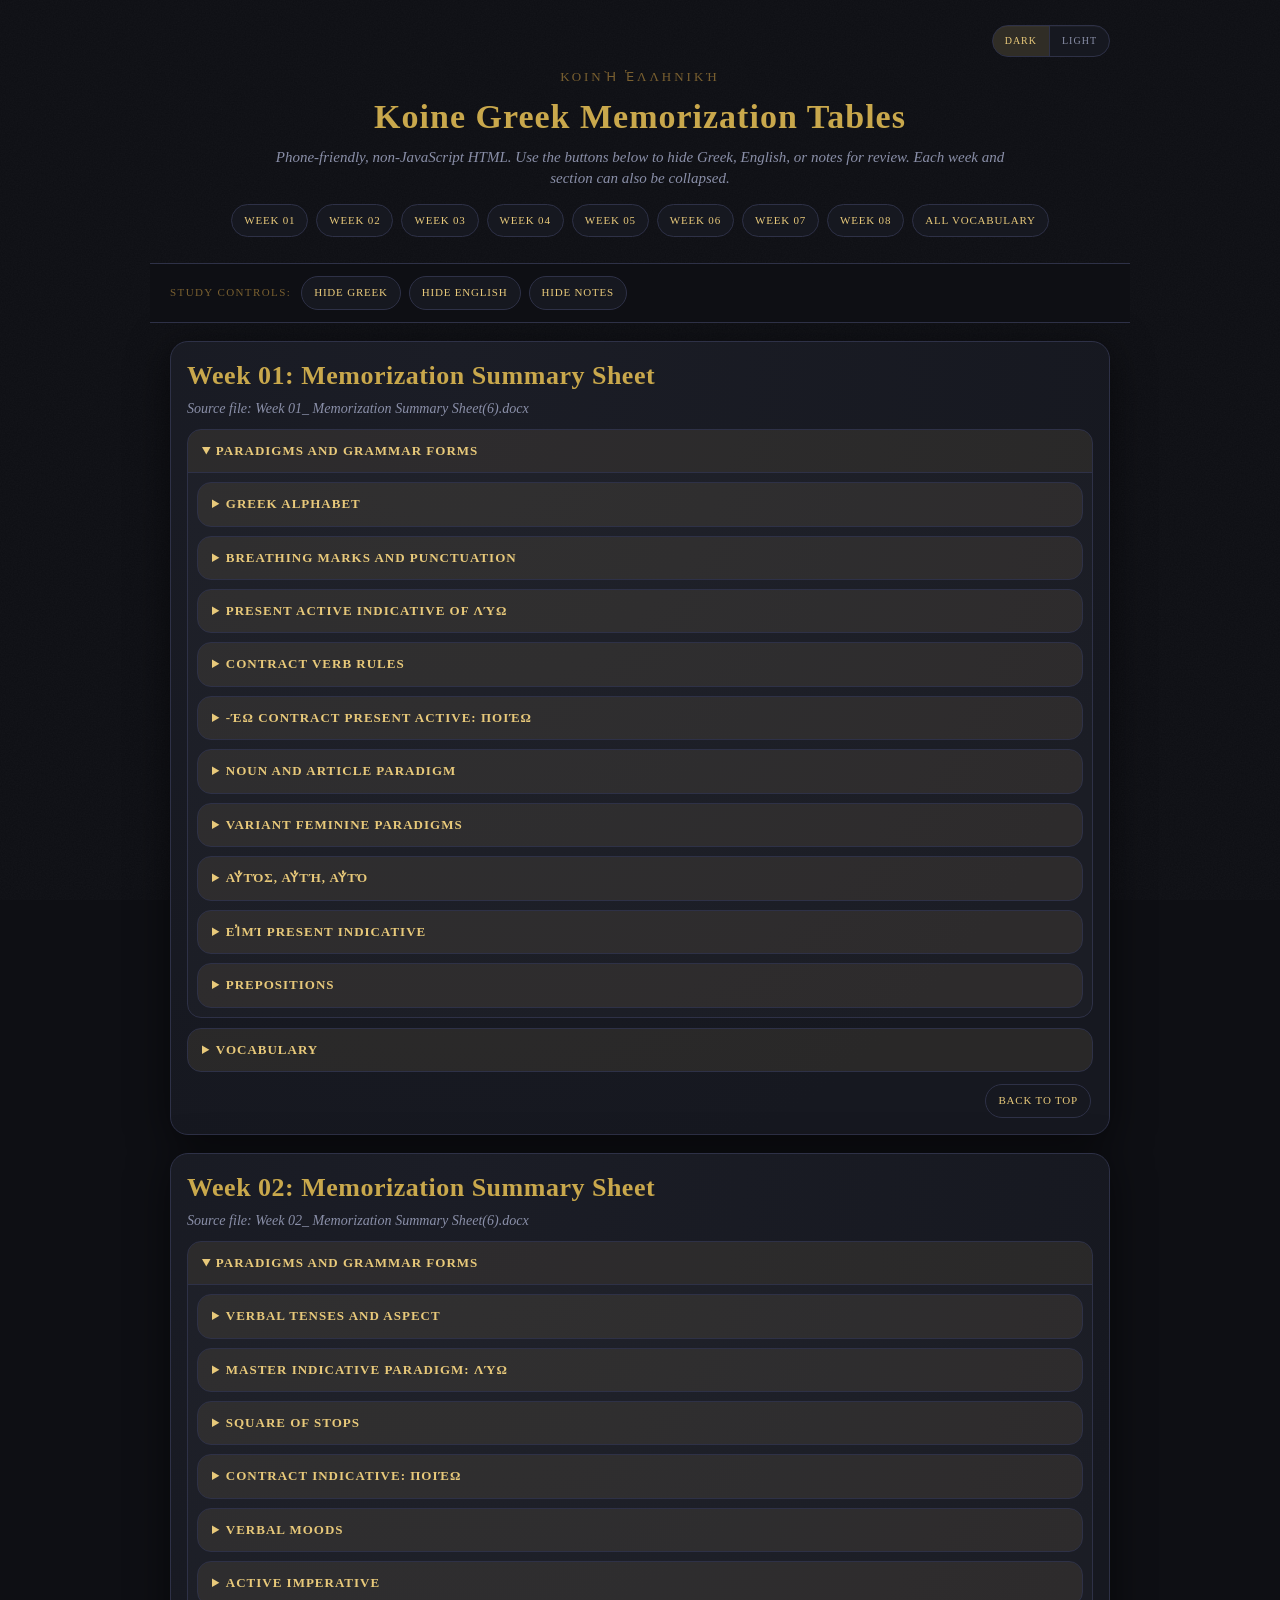
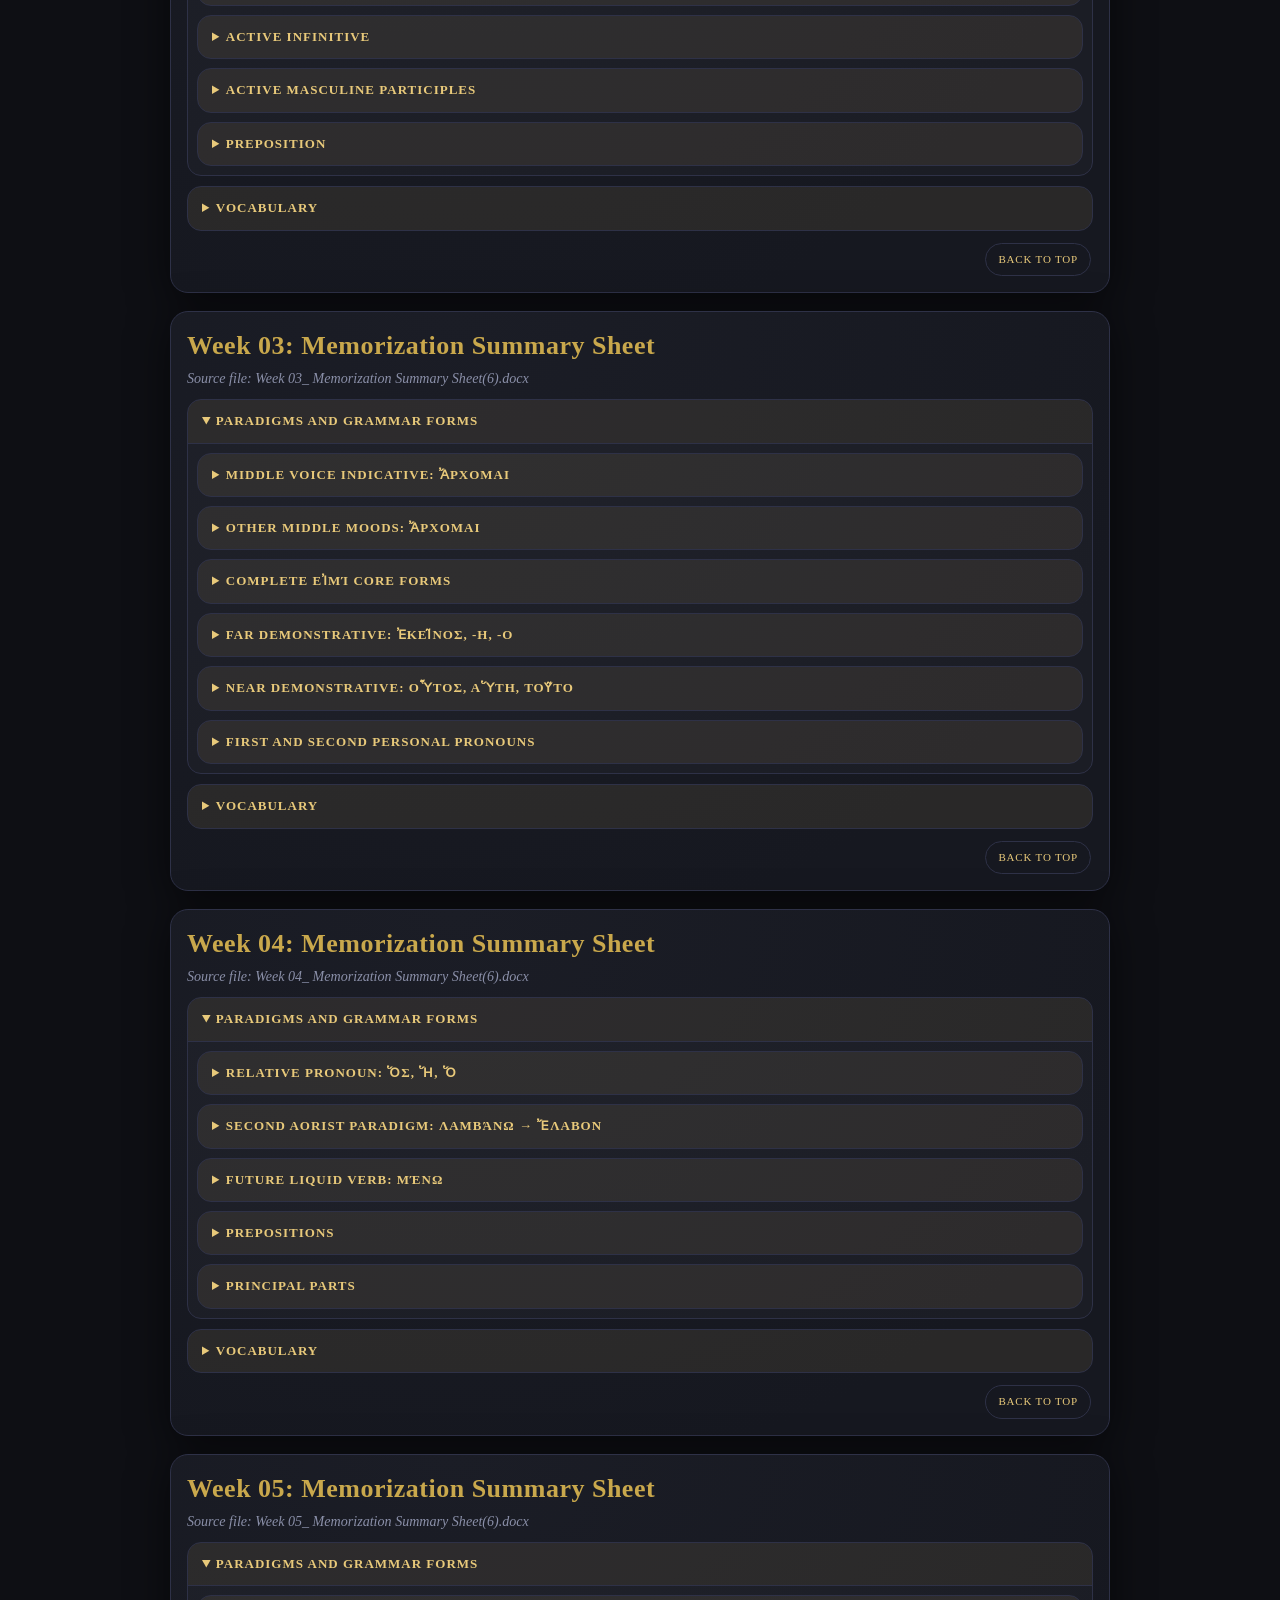
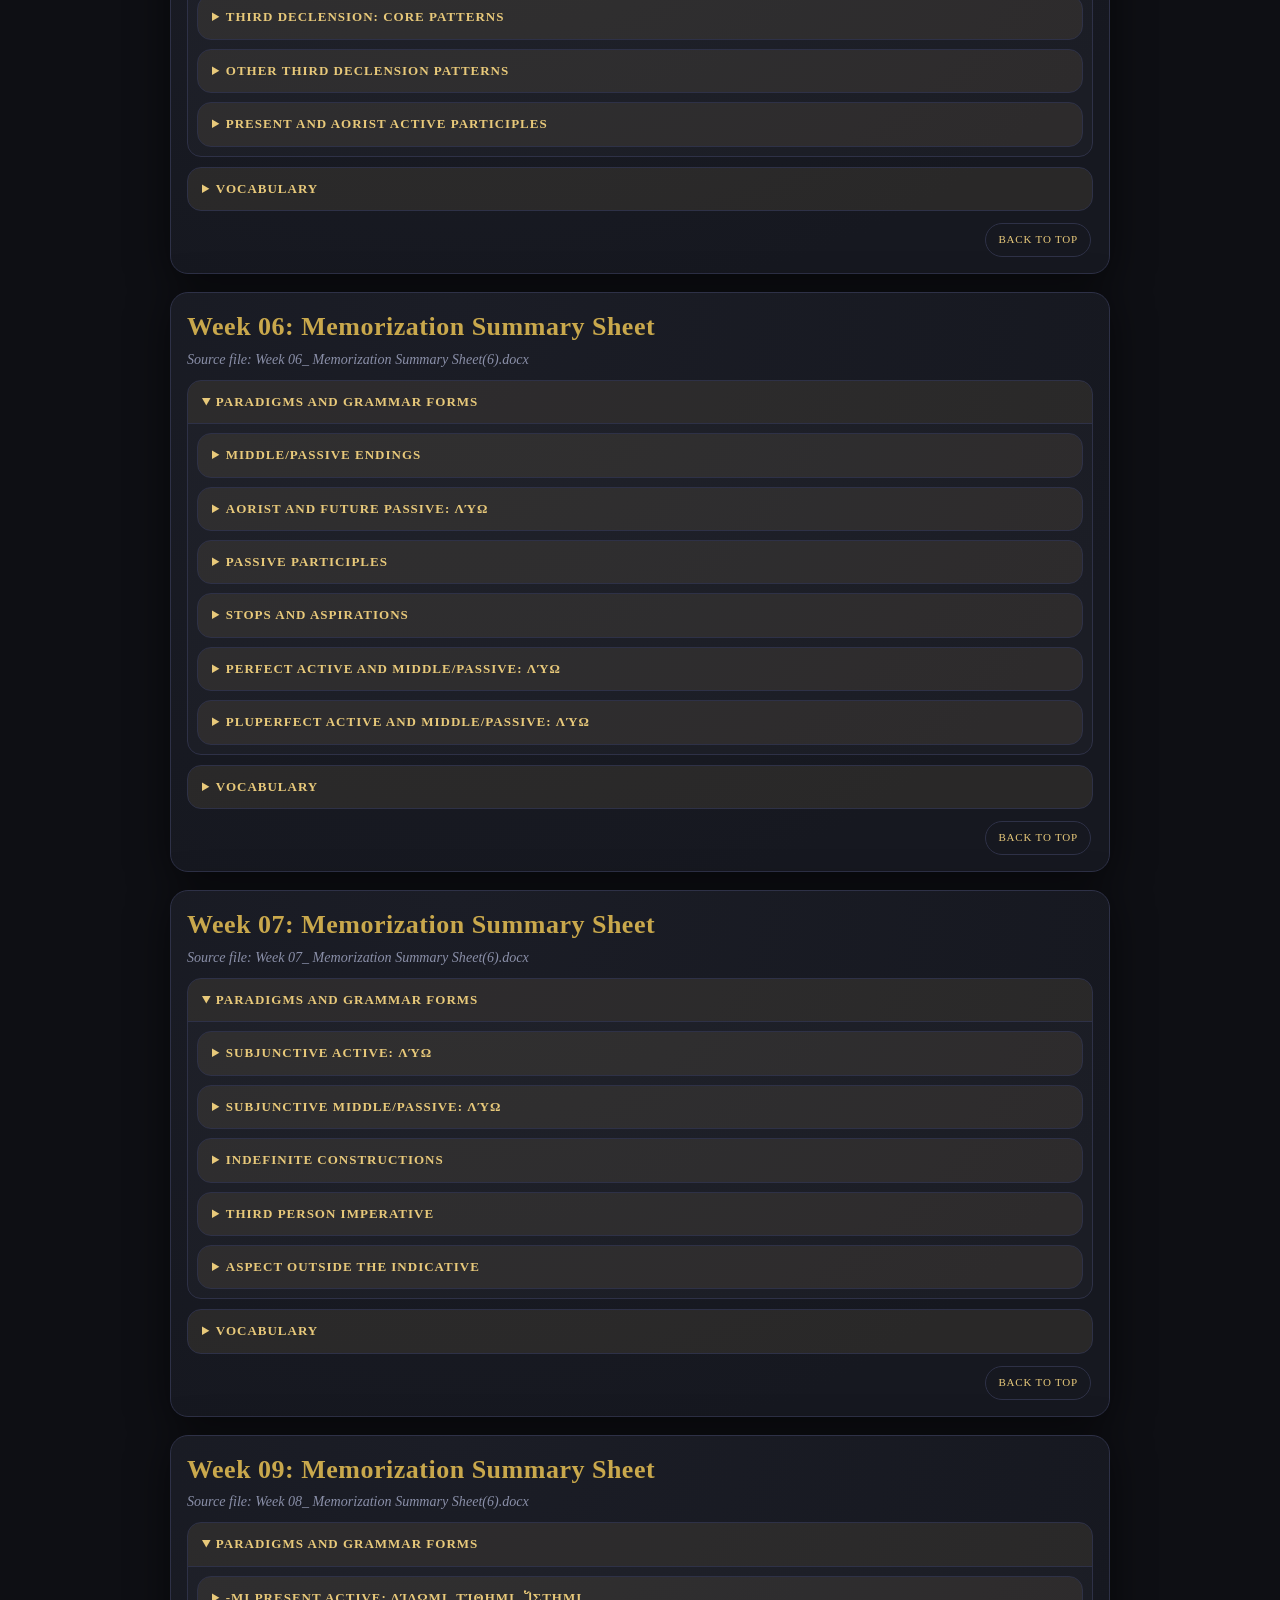
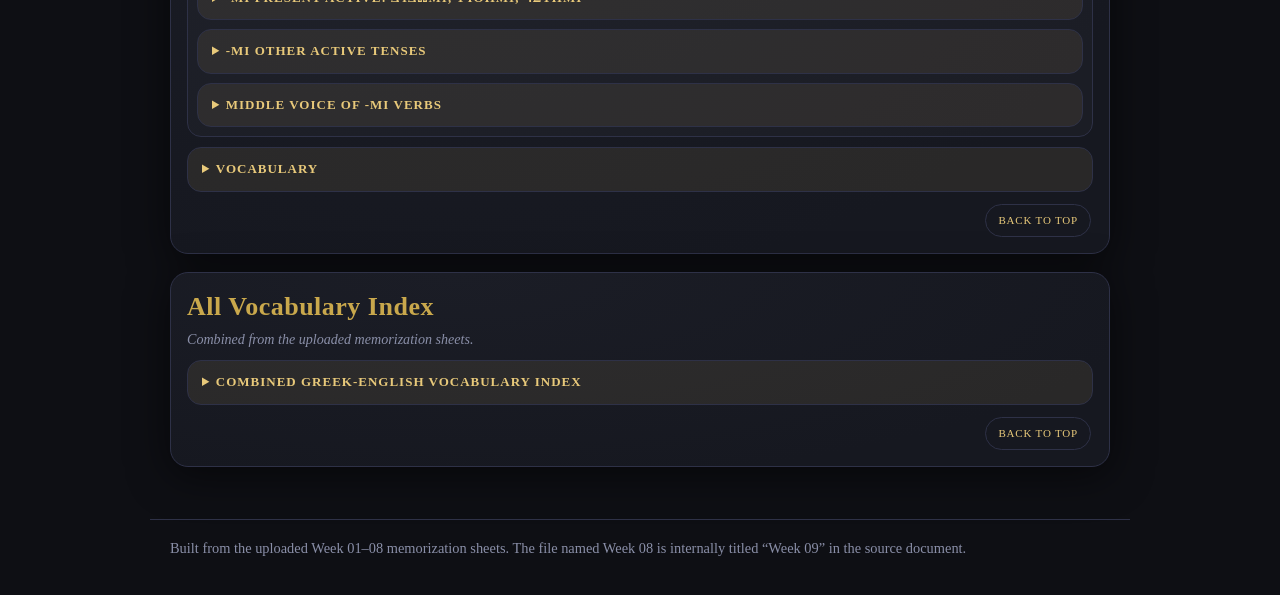
<file: koine_greek_memorization_phone_tables_themed.html>
<!doctype html>
<html lang="en">
<head>
<meta charset="utf-8">
<meta name="viewport" content="width=device-width, initial-scale=1">
<title>Koine Greek Memorization Tables</title>
<style>
:root {
  color-scheme: dark;
}
* { box-sizing: border-box; }
html {
  -webkit-text-size-adjust: 100%;
  touch-action: manipulation;
  scroll-behavior: smooth;
}
body {
  margin: 0;
  min-height: 100vh;
  overflow-x: hidden;
  background: #0e0f14;
}
.toggle {
  position: absolute;
  left: -9999px;
  width: 1px;
  height: 1px;
  overflow: hidden;
}
.page {
  --bg: #0e0f14;
  --surface: #161820;
  --card-front: #1b1d26;
  --card-back: #1a1f2e;
  --border: #2e3147;
  --gold: #c9a84c;
  --gold-light: #e8c97a;
  --gold-dim: #7a6030;
  --cream: #f0e6c8;
  --muted: #8a8fa8;
  --accent-blue: #4a7fa5;
  --accent-red: #8c3a3a;
  --green: #4a7a5a;
  --radius: 12px;
  --shadow: 0 8px 40px rgba(0,0,0,0.55);
  min-height: 100vh;
  background: var(--bg);
  color: var(--cream);
  font-family: 'EB Garamond', Georgia, 'Times New Roman', serif;
  font-size: 17px;
  line-height: 1.42;
  transition: background 0.25s ease, color 0.25s ease;
  position: relative;
}
#theme-light:checked ~ .page {
  --bg: #f4efe3;
  --surface: #fffaf0;
  --card-front: #fffdf7;
  --card-back: #f8f2e6;
  --border: #d5c7a8;
  --gold: #8e6c1e;
  --gold-light: #a8842d;
  --gold-dim: #7c6841;
  --cream: #2b2418;
  --muted: #6d624f;
  --accent-blue: #4a7fa5;
  --accent-red: #8c3a3a;
  --green: #3f6f4f;
  --shadow: 0 8px 28px rgba(82,62,24,0.14);
  color-scheme: light;
}
#theme-dark:checked ~ .page { color-scheme: dark; }
.page::before {
  content: '';
  position: fixed;
  inset: 0;
  background-image: url("data:image/svg+xml,%3Csvg xmlns='http://www.w3.org/2000/svg' width='300' height='300'%3E%3Cfilter id='n'%3E%3CfeTurbulence type='fractalNoise' baseFrequency='0.75' numOctaves='4' stitchTiles='stitch'/%3E%3CfeColorMatrix type='saturate' values='0'/%3E%3C/filter%3E%3Crect width='300' height='300' filter='url(%23n)' opacity='0.035'/%3E%3C/svg%3E");
  pointer-events: none;
  z-index: 0;
}
#theme-light:checked ~ .page::before { opacity: 0.45; }
header, .toolbar, main, footer { position: relative; z-index: 1; }
header {
  max-width: 980px;
  margin: 0 auto;
  padding: 24px 20px 26px;
  text-align: center;
  border-bottom: 1px solid var(--border);
}
.header-top {
  display: grid;
  grid-template-columns: 1fr auto;
  align-items: center;
  min-height: 34px;
  margin-bottom: 10px;
}
.theme-switcher {
  display: inline-flex;
  border: 1px solid var(--border);
  border-radius: 999px;
  overflow: hidden;
  background: var(--surface);
  justify-self: end;
  box-shadow: 0 1px 0 rgba(255,255,255,0.03) inset;
}
.theme-btn {
  display: inline-block;
  border: 0;
  background: transparent;
  color: var(--muted);
  font-family: 'Cinzel', 'Trajan Pro', Georgia, serif;
  font-size: 10px;
  letter-spacing: 1px;
  text-transform: uppercase;
  padding: 8px 12px;
  cursor: pointer;
  user-select: none;
  transition: all 0.2s;
  touch-action: manipulation;
}
.theme-btn + .theme-btn { border-left: 1px solid var(--border); }
.theme-btn:hover { color: var(--gold); background: rgba(201,168,76,0.06); }
#theme-dark:checked ~ .page .theme-btn[for="theme-dark"],
#theme-light:checked ~ .page .theme-btn[for="theme-light"] {
  color: var(--gold-light);
  background: rgba(201,168,76,0.14);
}
header .koine {
  font-family: 'Noto Serif', 'SBL Greek', 'Gentium Plus', Georgia, serif;
  font-size: 13px;
  letter-spacing: 3px;
  color: var(--gold-dim);
  text-transform: uppercase;
  margin-bottom: 10px;
}
h1 {
  margin: 0;
  font-family: 'Cinzel', 'Trajan Pro', Georgia, serif;
  font-size: clamp(22px, 5vw, 34px);
  font-weight: 600;
  color: var(--gold);
  letter-spacing: 1px;
  line-height: 1.25;
}
.subtitle {
  color: var(--muted);
  font-style: italic;
  margin: 8px auto 14px;
  font-size: 15px;
  max-width: 760px;
}
.toc {
  display: flex;
  gap: 8px;
  flex-wrap: wrap;
  justify-content: center;
  margin-top: 14px;
}
.toc a, .back a, .toolbar label {
  display: inline-block;
  border: 1px solid var(--border);
  background: var(--surface);
  color: var(--gold-light);
  border-radius: 999px;
  padding: 8px 12px;
  text-decoration: none;
  font-family: 'Cinzel', 'Trajan Pro', Georgia, serif;
  font-size: 11px;
  letter-spacing: 0.8px;
  text-transform: uppercase;
  transition: all 0.2s;
  cursor: pointer;
  touch-action: manipulation;
}
.toc a:hover, .back a:hover, .toolbar label:hover {
  color: var(--gold);
  border-color: var(--gold-dim);
  background: rgba(201,168,76,0.07);
}
.toolbar {
  position: sticky;
  top: 0;
  z-index: 10;
  max-width: 980px;
  margin: 0 auto;
  padding: 12px 20px;
  display: flex;
  gap: 8px;
  flex-wrap: wrap;
  align-items: center;
  background: var(--bg);
  border-bottom: 1px solid var(--border);
  backdrop-filter: blur(8px);
}
.toolbar-label {
  color: var(--gold-dim);
  font-family: 'Cinzel', 'Trajan Pro', Georgia, serif;
  font-size: 11px;
  letter-spacing: 1.4px;
  text-transform: uppercase;
  margin-right: 2px;
}
#hide-greek:checked ~ .page .toolbar label[for="hide-greek"],
#hide-english:checked ~ .page .toolbar label[for="hide-english"],
#hide-notes:checked ~ .page .toolbar label[for="hide-notes"] {
  background: rgba(201,168,76,0.14);
  color: var(--gold-light);
  border-color: var(--gold);
}
#hide-greek:checked ~ .page main .greek .ans { display: none; }
#hide-greek:checked ~ .page main .greek .cover { display: inline; }
#hide-english:checked ~ .page main .english .ans { display: none; }
#hide-english:checked ~ .page main .english .cover { display: inline; }
#hide-notes:checked ~ .page main .notes .ans { display: none; }
#hide-notes:checked ~ .page main .notes .cover { display: inline; }
.cover {
  display: none;
  color: var(--muted);
  font-style: italic;
  font-size: .9rem;
}
main {
  max-width: 980px;
  margin: 0 auto;
  padding: 18px 20px 34px;
}
.week {
  background: radial-gradient(ellipse at 30% 0%, var(--card-front) 0%, var(--surface) 78%);
  border: 1px solid var(--border);
  border-radius: 18px;
  padding: 16px;
  margin: 0 0 18px;
  box-shadow: var(--shadow);
}
#theme-light:checked ~ .page .week {
  background: linear-gradient(180deg, var(--card-front) 0%, var(--card-back) 100%);
}
h2 {
  font-family: 'Cinzel', 'Trajan Pro', Georgia, serif;
  font-size: clamp(19px, 4.5vw, 26px);
  font-weight: 600;
  margin: 0 0 4px;
  color: var(--gold);
  letter-spacing: .5px;
}
h3 { font-size: 1.08rem; margin: .8rem 0 .35rem; }
.source-note {
  color: var(--muted);
  font-size: .88rem;
  margin: 0 0 10px;
  font-style: italic;
}
details {
  border: 1px solid var(--border);
  border-radius: 14px;
  margin: 10px 0;
  background: rgba(255,255,255,0.025);
  overflow: hidden;
}
#theme-light:checked ~ .page details { background: rgba(255,255,255,0.58); }
details details {
  margin: 9px;
  background: rgba(255,255,255,0.018);
}
#theme-light:checked ~ .page details details { background: rgba(255,253,247,0.72); }
summary {
  cursor: pointer;
  padding: 12px 14px;
  background: rgba(201,168,76,0.08);
  color: var(--gold-light);
  font-family: 'Cinzel', 'Trajan Pro', Georgia, serif;
  font-size: 13px;
  letter-spacing: 1px;
  text-transform: uppercase;
  font-weight: 600;
  touch-action: manipulation;
}
details[open] > summary { border-bottom: 1px solid var(--border); }
.table-wrap {
  overflow-x: auto;
  -webkit-overflow-scrolling: touch;
  padding: 8px;
}
table.mem-table {
  width: 100%;
  border-collapse: collapse;
  table-layout: fixed;
  min-width: 0;
}
caption {
  caption-side: top;
  text-align: left;
  font-family: 'Cinzel', 'Trajan Pro', Georgia, serif;
  font-size: 12px;
  letter-spacing: 1px;
  text-transform: uppercase;
  padding: 8px 4px 10px;
  color: var(--gold-dim);
}
th, td {
  border: 1px solid var(--border);
  padding: 10px 9px;
  vertical-align: top;
  overflow-wrap: anywhere;
  white-space: pre-line;
}
th {
  background: rgba(201,168,76,0.10);
  color: var(--gold-light);
  text-align: left;
  font-family: 'Cinzel', 'Trajan Pro', Georgia, serif;
  font-size: 11px;
  letter-spacing: .8px;
  text-transform: uppercase;
  font-weight: 600;
}
td {
  color: var(--cream);
  font-size: 1rem;
}
.greek {
  font-family: 'Noto Serif', 'SBL Greek', 'Gentium Plus', 'Times New Roman', Georgia, serif;
  font-size: 1.13rem;
  line-height: 1.5;
  letter-spacing: .2px;
}
th.greek { font-family: 'Cinzel', 'Trajan Pro', Georgia, serif; font-size: 11px; }
.english { color: var(--cream); }
.notes { color: var(--muted); }
.notes .ans { color: var(--muted); }
.back {
  text-align: right;
  margin: 12px 2px 0;
}
.footer {
  max-width: 980px;
  margin: 0 auto;
  color: var(--muted);
  font-size: .9rem;
  padding: 18px 20px 36px;
  border-top: 1px solid var(--border);
}
@media (max-width: 640px) {
  .header-top { grid-template-columns: 1fr; }
  .theme-switcher { justify-self: center; margin-bottom: 6px; }
  header { padding: 20px 14px 22px; }
  main { padding: 12px 10px 28px; }
  .toolbar { padding: 10px; }
  .week { padding: 10px; border-radius: 16px; }
  details details { margin: 7px; }
  summary { padding: 11px 12px; font-size: 12px; }
  th, td { padding: 8px 7px; font-size: .94rem; }
  .greek { font-size: 1.06rem; }
  .toc a, .back a, .toolbar label { font-size: 10px; padding: 7px 10px; }
}
@media (max-width: 430px) {
  .table-wrap { padding: 6px; }
  th, td { padding: 7px 6px; font-size: .9rem; }
  .greek { font-size: 1.01rem; }
}
@media print {
  body { background: white; }
  .page { --bg: #ffffff; --surface: #ffffff; --card-front: #ffffff; --card-back: #ffffff; --border: #bbbbbb; --cream: #111111; --muted: #555555; --gold: #5a481b; --gold-light: #5a481b; background: white; color: #111; }
  .page::before, .toolbar, .theme-switcher { display: none; }
  header, main, footer { max-width: none; }
  .week { box-shadow: none; break-inside: avoid; }
  details { break-inside: avoid; }
}
</style>
</head>
<body id="top">
<input class="toggle" id="theme-dark" type="radio" name="theme" checked>
<input class="toggle" id="theme-light" type="radio" name="theme">
<input class="toggle" id="hide-greek" type="checkbox">
<input class="toggle" id="hide-english" type="checkbox">
<input class="toggle" id="hide-notes" type="checkbox">
<div class="page">
<header>
  <div class="header-top">
    <div></div>
    <div class="theme-switcher" role="group" aria-label="Theme controls">
      <label class="theme-btn" for="theme-dark">Dark</label>
      <label class="theme-btn" for="theme-light">Light</label>
    </div>
  </div>
  <div class="koine">Κοινὴ Ἑλληνική</div>
  <h1>Koine Greek Memorization Tables</h1>
  <p class="subtitle">Phone-friendly, non-JavaScript HTML. Use the buttons below to hide Greek, English, or notes for review. Each week and section can also be collapsed.</p>
  <nav class="toc" aria-label="Week index"><a href="#week-01">Week 01</a><a href="#week-02">Week 02</a><a href="#week-03">Week 03</a><a href="#week-04">Week 04</a><a href="#week-05">Week 05</a><a href="#week-06">Week 06</a><a href="#week-07">Week 07</a><a href="#week-08">Week 08</a><a href="#all-vocab">All vocabulary</a></nav>
</header>
<div class="toolbar" role="group" aria-label="Study controls">
  <span class="toolbar-label">Study controls:</span>
  <label for="hide-greek">Hide Greek</label>
  <label for="hide-english">Hide English</label>
  <label for="hide-notes">Hide notes</label>
</div>
<main>

<section class="week" id="week-01">
  <h2>Week 01: Memorization Summary Sheet</h2>
  <p class="source-note">Source file: Week 01_ Memorization Summary Sheet(6).docx</p>
  <details open ><summary>Paradigms and grammar forms</summary>
<details ><summary>Greek Alphabet</summary>
<div class="table-wrap"><table class="mem-table"><caption>Greek alphabet</caption><thead><tr><th class="greek">Greek</th><th>Name</th><th>Sound / note</th></tr></thead><tbody><tr><td class="greek"><span class="ans" lang="grc">Α α</span><span class="cover">Greek hidden</span></td><td>alpha</td><td>a as in father</td></tr><tr><td class="greek"><span class="ans" lang="grc">Β β</span><span class="cover">Greek hidden</span></td><td>beta</td><td>b</td></tr><tr><td class="greek"><span class="ans" lang="grc">Γ γ</span><span class="cover">Greek hidden</span></td><td>gamma</td><td>g; before γ/κ/χ/ξ often n sound</td></tr><tr><td class="greek"><span class="ans" lang="grc">Δ δ</span><span class="cover">Greek hidden</span></td><td>delta</td><td>d</td></tr><tr><td class="greek"><span class="ans" lang="grc">Ε ε</span><span class="cover">Greek hidden</span></td><td>epsilon</td><td>short e</td></tr><tr><td class="greek"><span class="ans" lang="grc">Ζ ζ</span><span class="cover">Greek hidden</span></td><td>zeta</td><td>z / dz</td></tr><tr><td class="greek"><span class="ans" lang="grc">Η η</span><span class="cover">Greek hidden</span></td><td>eta</td><td>long e</td></tr><tr><td class="greek"><span class="ans" lang="grc">Θ θ</span><span class="cover">Greek hidden</span></td><td>theta</td><td>th</td></tr><tr><td class="greek"><span class="ans" lang="grc">Ι ι</span><span class="cover">Greek hidden</span></td><td>iota</td><td>i</td></tr><tr><td class="greek"><span class="ans" lang="grc">Κ κ</span><span class="cover">Greek hidden</span></td><td>kappa</td><td>k</td></tr><tr><td class="greek"><span class="ans" lang="grc">Λ λ</span><span class="cover">Greek hidden</span></td><td>lambda</td><td>l</td></tr><tr><td class="greek"><span class="ans" lang="grc">Μ μ</span><span class="cover">Greek hidden</span></td><td>mu</td><td>m</td></tr><tr><td class="greek"><span class="ans" lang="grc">Ν ν</span><span class="cover">Greek hidden</span></td><td>nu</td><td>n</td></tr><tr><td class="greek"><span class="ans" lang="grc">Ξ ξ</span><span class="cover">Greek hidden</span></td><td>xi</td><td>x / ks</td></tr><tr><td class="greek"><span class="ans" lang="grc">Ο ο</span><span class="cover">Greek hidden</span></td><td>omicron</td><td>short o</td></tr><tr><td class="greek"><span class="ans" lang="grc">Π π</span><span class="cover">Greek hidden</span></td><td>pi</td><td>p</td></tr><tr><td class="greek"><span class="ans" lang="grc">Ρ ρ</span><span class="cover">Greek hidden</span></td><td>rho</td><td>r; initial ῥ has rough breathing</td></tr><tr><td class="greek"><span class="ans" lang="grc">Σ σ/ς</span><span class="cover">Greek hidden</span></td><td>sigma</td><td>s; ς at word end</td></tr><tr><td class="greek"><span class="ans" lang="grc">Τ τ</span><span class="cover">Greek hidden</span></td><td>tau</td><td>t</td></tr><tr><td class="greek"><span class="ans" lang="grc">Υ υ</span><span class="cover">Greek hidden</span></td><td>upsilon</td><td>u / y</td></tr><tr><td class="greek"><span class="ans" lang="grc">Φ φ</span><span class="cover">Greek hidden</span></td><td>phi</td><td>ph / f</td></tr><tr><td class="greek"><span class="ans" lang="grc">Χ χ</span><span class="cover">Greek hidden</span></td><td>chi</td><td>ch / kh</td></tr><tr><td class="greek"><span class="ans" lang="grc">Ψ ψ</span><span class="cover">Greek hidden</span></td><td>psi</td><td>ps</td></tr><tr><td class="greek"><span class="ans" lang="grc">Ω ω</span><span class="cover">Greek hidden</span></td><td>omega</td><td>long o</td></tr></tbody></table></div>
</details><details ><summary>Breathing Marks and Punctuation</summary>
<div class="table-wrap"><table class="mem-table"><caption>Breathing and punctuation</caption><thead><tr><th>Item</th><th class="greek">Greek</th><th>Use</th></tr></thead><tbody><tr><td>Smooth breathing</td><td class="greek"><span class="ans" lang="grc">ἀ</span><span class="cover">Greek hidden</span></td><td>No h sound at the beginning of a vowel-initial word.</td></tr><tr><td>Rough breathing</td><td class="greek"><span class="ans" lang="grc">ἁ / ῥ</span><span class="cover">Greek hidden</span></td><td>Adds h sound: ἁ = ha; ῥ = rh.</td></tr><tr><td>Period</td><td class="greek"><span class="ans" lang="grc">.</span><span class="cover">Greek hidden</span></td><td>Same as English full stop.</td></tr><tr><td>Comma</td><td class="greek"><span class="ans" lang="grc">,</span><span class="cover">Greek hidden</span></td><td>Same as English comma.</td></tr><tr><td>Raised dot</td><td class="greek"><span class="ans" lang="grc">·</span><span class="cover">Greek hidden</span></td><td>Semicolon or colon.</td></tr><tr><td>Question mark</td><td class="greek"><span class="ans" lang="grc">;</span><span class="cover">Greek hidden</span></td><td>Greek question mark.</td></tr><tr><td>Apostrophe</td><td class="greek"><span class="ans" lang="grc">ἀπ’ / δι’</span><span class="cover">Greek hidden</span></td><td>Elision: final vowel dropped before another vowel.</td></tr></tbody></table></div>
</details><details ><summary>Present Active Indicative of λύω</summary>
<div class="table-wrap"><table class="mem-table"><caption>Present active indicative</caption><thead><tr><th>Person / number</th><th class="greek">Greek form</th><th>English cue</th></tr></thead><tbody><tr><td>1st singular</td><td class="greek"><span class="ans" lang="grc">λύω</span><span class="cover">Greek hidden</span></td><td>I loose / untie</td></tr><tr><td>2nd singular</td><td class="greek"><span class="ans" lang="grc">λύεις</span><span class="cover">Greek hidden</span></td><td>you loose</td></tr><tr><td>3rd singular</td><td class="greek"><span class="ans" lang="grc">λύει</span><span class="cover">Greek hidden</span></td><td>he/she/it looses</td></tr><tr><td>1st plural</td><td class="greek"><span class="ans" lang="grc">λύομεν</span><span class="cover">Greek hidden</span></td><td>we loose</td></tr><tr><td>2nd plural</td><td class="greek"><span class="ans" lang="grc">λύετε</span><span class="cover">Greek hidden</span></td><td>you all loose</td></tr><tr><td>3rd plural</td><td class="greek"><span class="ans" lang="grc">λύουσι(ν)</span><span class="cover">Greek hidden</span></td><td>they loose</td></tr></tbody></table></div>
</details><details ><summary>Contract Verb Rules</summary>
<div class="table-wrap"><table class="mem-table"><caption>Common contract combinations</caption><thead><tr><th>Contract type</th><th class="greek">Result</th><th>Memory cue</th></tr></thead><tbody><tr><td>ε-contract: ε + ε</td><td class="greek"><span class="ans" lang="grc">ει</span><span class="cover">Greek hidden</span></td><td>φιλέετε → φιλεῖτε</td></tr><tr><td>ε-contract: ε + ο / ου</td><td class="greek"><span class="ans" lang="grc">ου</span><span class="cover">Greek hidden</span></td><td>ποιέομεν → ποιοῦμεν</td></tr><tr><td>ε-contract: ε + ει</td><td class="greek"><span class="ans" lang="grc">ει</span><span class="cover">Greek hidden</span></td><td>φιλέεις → φιλεῖς</td></tr><tr><td>α-contract: α + ε/η</td><td class="greek"><span class="ans" lang="grc">α</span><span class="cover">Greek hidden</span></td><td>ἀγαπάετε → ἀγαπᾶτε</td></tr><tr><td>α-contract: α + ει</td><td class="greek"><span class="ans" lang="grc">ᾳ</span><span class="cover">Greek hidden</span></td><td>ἀγαπάεις → ἀγαπᾷς</td></tr><tr><td>ο-contract: ο + ε/ο/ου</td><td class="greek"><span class="ans" lang="grc">ου</span><span class="cover">Greek hidden</span></td><td>πληρόομεν → πληροῦμεν</td></tr><tr><td>ο-contract: ο + ει/ῃ</td><td class="greek"><span class="ans" lang="grc">οι</span><span class="cover">Greek hidden</span></td><td>πληρόεις → πληροῖς</td></tr><tr><td>ο-contract: ο + ω</td><td class="greek"><span class="ans" lang="grc">ω</span><span class="cover">Greek hidden</span></td><td>πληρόω → πληρῶ</td></tr></tbody></table></div>
</details><details ><summary>-έω Contract Present Active: ποιέω</summary>
<div class="table-wrap"><table class="mem-table"><caption>Contract indicative example</caption><thead><tr><th>Person / number</th><th class="greek">Contracted form</th><th>Uncontracted cue</th></tr></thead><tbody><tr><td>1st singular</td><td class="greek"><span class="ans" lang="grc">ποιῶ</span><span class="cover">Greek hidden</span></td><td>ποιέω</td></tr><tr><td>2nd singular</td><td class="greek"><span class="ans" lang="grc">ποιεῖς</span><span class="cover">Greek hidden</span></td><td>ποιέεις</td></tr><tr><td>3rd singular</td><td class="greek"><span class="ans" lang="grc">ποιεῖ</span><span class="cover">Greek hidden</span></td><td>ποιέει</td></tr><tr><td>1st plural</td><td class="greek"><span class="ans" lang="grc">ποιοῦμεν</span><span class="cover">Greek hidden</span></td><td>ποιέομεν</td></tr><tr><td>2nd plural</td><td class="greek"><span class="ans" lang="grc">ποιεῖτε</span><span class="cover">Greek hidden</span></td><td>ποιέετε</td></tr><tr><td>3rd plural</td><td class="greek"><span class="ans" lang="grc">ποιοῦσι(ν)</span><span class="cover">Greek hidden</span></td><td>ποιέουσι(ν)</td></tr></tbody></table></div>
</details><details ><summary>Noun and Article Paradigm</summary>
<div class="table-wrap"><table class="mem-table"><caption>Article + sample nouns</caption><thead><tr><th>Case / number</th><th class="greek">Greek forms</th><th>Gender pattern</th></tr></thead><tbody><tr><td>Nom. sg.</td><td class="greek"><span class="ans" lang="grc">ὁ λόγος | ἡ ἀρχή | τό ἔργον</span><span class="cover">Greek hidden</span></td><td>subject: masc / fem / neut</td></tr><tr><td>Acc. sg.</td><td class="greek"><span class="ans" lang="grc">τὸν λόγον | τὴν ἀρχήν | τό ἔργον</span><span class="cover">Greek hidden</span></td><td>direct object</td></tr><tr><td>Gen. sg.</td><td class="greek"><span class="ans" lang="grc">τοῦ λόγου | τῆς ἀρχῆς | τοῦ ἔργου</span><span class="cover">Greek hidden</span></td><td>of / from</td></tr><tr><td>Dat. sg.</td><td class="greek"><span class="ans" lang="grc">τῷ λόγῳ | τῇ ἀρχῇ | τῷ ἔργῳ</span><span class="cover">Greek hidden</span></td><td>to / for / in / by</td></tr><tr><td>Nom. pl.</td><td class="greek"><span class="ans" lang="grc">οἱ λόγοι | αἱ ἀρχαί | τά ἔργα</span><span class="cover">Greek hidden</span></td><td>subjects</td></tr><tr><td>Acc. pl.</td><td class="greek"><span class="ans" lang="grc">τοὺς λόγους | τὰς ἀρχάς | τά ἔργα</span><span class="cover">Greek hidden</span></td><td>objects</td></tr><tr><td>Gen. pl.</td><td class="greek"><span class="ans" lang="grc">τῶν λόγων | τῶν ἀρχῶν | τῶν ἔργων</span><span class="cover">Greek hidden</span></td><td>of / from</td></tr><tr><td>Dat. pl.</td><td class="greek"><span class="ans" lang="grc">τοῖς λόγοις | ταῖς ἀρχαῖς | τοῖς ἔργοις</span><span class="cover">Greek hidden</span></td><td>to / for / in / by</td></tr></tbody></table></div>
</details><details ><summary>Variant Feminine Paradigms</summary>
<div class="table-wrap"><table class="mem-table"><caption>Feminine noun types</caption><thead><tr><th>Type</th><th class="greek">Forms</th><th>Notes</th></tr></thead><tbody><tr><td>-η noun: ἀρχή</td><td class="greek"><span class="ans" lang="grc">Sg: ἀρχή, ἀρχήν, ἀρχῆς, ἀρχῇ
Pl: ἀρχαί, ἀρχάς, ἀρχῶν, ἀρχαῖς</span><span class="cover">Greek hidden</span></td><td>Nom., Acc., Gen., Dat.</td></tr><tr><td>-α after ε/ι/ρ: ἡμέρα</td><td class="greek"><span class="ans" lang="grc">Sg: ἡμέρα, ἡμέραν, ἡμέρας, ἡμέρᾳ
Pl: ἡμέραι, ἡμέρας, ἡμερῶν, ἡμέραις</span><span class="cover">Greek hidden</span></td><td>Keeps α in genitive singular.</td></tr><tr><td>short -α: δόξα</td><td class="greek"><span class="ans" lang="grc">Sg: δόξα, δόξαν, δόξης, δόξῃ
Pl: δόξαι, δόξας, δοξῶν, δόξαις</span><span class="cover">Greek hidden</span></td><td>Genitive singular shifts to -ης.</td></tr></tbody></table></div>
</details><details ><summary>αὐτός, αὐτή, αὐτό</summary>
<div class="table-wrap"><table class="mem-table"><caption>Third-person pronoun / intensive adjective</caption><thead><tr><th>Case / number</th><th class="greek">Forms</th><th>Note</th></tr></thead><tbody><tr><td>Nom. sg.</td><td class="greek"><span class="ans" lang="grc">αὐτός | αὐτή | αὐτό</span><span class="cover">Greek hidden</span></td><td>he / she / it</td></tr><tr><td>Acc. sg.</td><td class="greek"><span class="ans" lang="grc">αὐτόν | αὐτήν | αὐτό</span><span class="cover">Greek hidden</span></td><td>him / her / it</td></tr><tr><td>Gen. sg.</td><td class="greek"><span class="ans" lang="grc">αὐτοῦ | αὐτῆς | αὐτοῦ</span><span class="cover">Greek hidden</span></td><td>of him / her / it</td></tr><tr><td>Dat. sg.</td><td class="greek"><span class="ans" lang="grc">αὐτῷ | αὐτῇ | αὐτῷ</span><span class="cover">Greek hidden</span></td><td>to / for him, her, it</td></tr><tr><td>Nom. pl.</td><td class="greek"><span class="ans" lang="grc">αὐτοί | αὐταί | αὐτά</span><span class="cover">Greek hidden</span></td><td>they</td></tr><tr><td>Acc. pl.</td><td class="greek"><span class="ans" lang="grc">αὐτούς | αὐτάς | αὐτά</span><span class="cover">Greek hidden</span></td><td>them</td></tr><tr><td>Gen. pl.</td><td class="greek"><span class="ans" lang="grc">αὐτῶν | αὐτῶν | αὐτῶν</span><span class="cover">Greek hidden</span></td><td>of them</td></tr><tr><td>Dat. pl.</td><td class="greek"><span class="ans" lang="grc">αὐτοῖς | αὐταῖς | αὐτοῖς</span><span class="cover">Greek hidden</span></td><td>to / for them</td></tr></tbody></table></div>
</details><details ><summary>εἰμί Present Indicative</summary>
<div class="table-wrap"><table class="mem-table"><caption>εἰμί</caption><thead><tr><th>Person / number</th><th class="greek">Greek form</th><th>English</th></tr></thead><tbody><tr><td>1st singular</td><td class="greek"><span class="ans" lang="grc">εἰμί</span><span class="cover">Greek hidden</span></td><td>I am</td></tr><tr><td>2nd singular</td><td class="greek"><span class="ans" lang="grc">εἶ</span><span class="cover">Greek hidden</span></td><td>you are</td></tr><tr><td>3rd singular</td><td class="greek"><span class="ans" lang="grc">ἐστί(ν)</span><span class="cover">Greek hidden</span></td><td>he/she/it is</td></tr><tr><td>1st plural</td><td class="greek"><span class="ans" lang="grc">ἐσμέν</span><span class="cover">Greek hidden</span></td><td>we are</td></tr><tr><td>2nd plural</td><td class="greek"><span class="ans" lang="grc">ἐστέ</span><span class="cover">Greek hidden</span></td><td>you all are</td></tr><tr><td>3rd plural</td><td class="greek"><span class="ans" lang="grc">εἰσί(ν)</span><span class="cover">Greek hidden</span></td><td>they are</td></tr></tbody></table></div>
</details><details ><summary>Prepositions</summary>
<div class="table-wrap"><table class="mem-table"><caption>Prepositions</caption><thead><tr><th class="greek">Greek</th><th class="english">English</th><th>Case pattern</th></tr></thead><tbody><tr><td class="greek"><span class="ans" lang="grc">ἀπό / ἀπ’ / ἀφ’</span><span class="cover">Greek hidden</span></td><td class="english"><span class="ans">from, away from</span><span class="cover">English hidden</span></td><td>genitive</td></tr><tr><td class="greek"><span class="ans" lang="grc">εἰς</span><span class="cover">Greek hidden</span></td><td class="english"><span class="ans">into</span><span class="cover">English hidden</span></td><td>accusative</td></tr><tr><td class="greek"><span class="ans" lang="grc">ἐκ / ἐξ</span><span class="cover">Greek hidden</span></td><td class="english"><span class="ans">from, out of</span><span class="cover">English hidden</span></td><td>genitive</td></tr><tr><td class="greek"><span class="ans" lang="grc">ἐν</span><span class="cover">Greek hidden</span></td><td class="english"><span class="ans">in</span><span class="cover">English hidden</span></td><td>dative</td></tr><tr><td class="greek"><span class="ans" lang="grc">πρός</span><span class="cover">Greek hidden</span></td><td class="english"><span class="ans">to, toward, with</span><span class="cover">English hidden</span></td><td>accusative</td></tr><tr><td class="greek"><span class="ans" lang="grc">διά</span><span class="cover">Greek hidden</span></td><td class="english"><span class="ans">through; on account of</span><span class="cover">English hidden</span></td><td>genitive; accusative</td></tr><tr><td class="greek"><span class="ans" lang="grc">κατά</span><span class="cover">Greek hidden</span></td><td class="english"><span class="ans">against; according to</span><span class="cover">English hidden</span></td><td>genitive; accusative</td></tr><tr><td class="greek"><span class="ans" lang="grc">μετά</span><span class="cover">Greek hidden</span></td><td class="english"><span class="ans">with; after</span><span class="cover">English hidden</span></td><td>genitive; accusative</td></tr><tr><td class="greek"><span class="ans" lang="grc">περί</span><span class="cover">Greek hidden</span></td><td class="english"><span class="ans">concerning; around</span><span class="cover">English hidden</span></td><td>genitive; accusative</td></tr><tr><td class="greek"><span class="ans" lang="grc">ὑπέρ</span><span class="cover">Greek hidden</span></td><td class="english"><span class="ans">on behalf of; above</span><span class="cover">English hidden</span></td><td>genitive; accusative</td></tr><tr><td class="greek"><span class="ans" lang="grc">ὑπό</span><span class="cover">Greek hidden</span></td><td class="english"><span class="ans">by; under</span><span class="cover">English hidden</span></td><td>genitive; accusative</td></tr><tr><td class="greek"><span class="ans" lang="grc">ἐπί</span><span class="cover">Greek hidden</span></td><td class="english"><span class="ans">on/over/when; at/on the basis of; on/to/against</span><span class="cover">English hidden</span></td><td>genitive; dative; accusative</td></tr><tr><td class="greek"><span class="ans" lang="grc">παρά</span><span class="cover">Greek hidden</span></td><td class="english"><span class="ans">from; beside/in the presence of; alongside</span><span class="cover">English hidden</span></td><td>genitive; dative; accusative</td></tr></tbody></table></div>
</details>
</details>
  <details ><summary>Vocabulary</summary>
<div class="table-wrap"><table class="mem-table"><caption>Verbs</caption><thead><tr><th class="greek">Greek</th><th class="english">English</th><th class="notes">Section</th></tr></thead><tbody><tr><td class="greek"><span class="ans" lang="grc">ἄγω</span><span class="cover">Greek hidden</span></td><td class="english"><span class="ans">I lead, bring</span><span class="cover">English hidden</span></td><td class="notes"><span class="ans">Verbs</span><span class="cover">Notes hidden</span></td></tr><tr><td class="greek"><span class="ans" lang="grc">ἀκούω</span><span class="cover">Greek hidden</span></td><td class="english"><span class="ans">I hear, listen to</span><span class="cover">English hidden</span></td><td class="notes"><span class="ans">Verbs</span><span class="cover">Notes hidden</span></td></tr><tr><td class="greek"><span class="ans" lang="grc">βάλλω</span><span class="cover">Greek hidden</span></td><td class="english"><span class="ans">I throw</span><span class="cover">English hidden</span></td><td class="notes"><span class="ans">Verbs</span><span class="cover">Notes hidden</span></td></tr><tr><td class="greek"><span class="ans" lang="grc">βλέπω</span><span class="cover">Greek hidden</span></td><td class="english"><span class="ans">I see, watch</span><span class="cover">English hidden</span></td><td class="notes"><span class="ans">Verbs</span><span class="cover">Notes hidden</span></td></tr><tr><td class="greek"><span class="ans" lang="grc">διδάσκω</span><span class="cover">Greek hidden</span></td><td class="english"><span class="ans">I teach</span><span class="cover">English hidden</span></td><td class="notes"><span class="ans">Verbs</span><span class="cover">Notes hidden</span></td></tr><tr><td class="greek"><span class="ans" lang="grc">ἔχω</span><span class="cover">Greek hidden</span></td><td class="english"><span class="ans">I have, hold</span><span class="cover">English hidden</span></td><td class="notes"><span class="ans">Verbs</span><span class="cover">Notes hidden</span></td></tr><tr><td class="greek"><span class="ans" lang="grc">λαμβάνω</span><span class="cover">Greek hidden</span></td><td class="english"><span class="ans">I take, receive</span><span class="cover">English hidden</span></td><td class="notes"><span class="ans">Verbs</span><span class="cover">Notes hidden</span></td></tr><tr><td class="greek"><span class="ans" lang="grc">λέγω</span><span class="cover">Greek hidden</span></td><td class="english"><span class="ans">I say, speak, tell</span><span class="cover">English hidden</span></td><td class="notes"><span class="ans">Verbs</span><span class="cover">Notes hidden</span></td></tr><tr><td class="greek"><span class="ans" lang="grc">λύω</span><span class="cover">Greek hidden</span></td><td class="english"><span class="ans">I untie</span><span class="cover">English hidden</span></td><td class="notes"><span class="ans">Verbs</span><span class="cover">Notes hidden</span></td></tr><tr><td class="greek"><span class="ans" lang="grc">ζητέω</span><span class="cover">Greek hidden</span></td><td class="english"><span class="ans">I seek</span><span class="cover">English hidden</span></td><td class="notes"><span class="ans">Verbs</span><span class="cover">Notes hidden</span></td></tr><tr><td class="greek"><span class="ans" lang="grc">καλέω</span><span class="cover">Greek hidden</span></td><td class="english"><span class="ans">I call</span><span class="cover">English hidden</span></td><td class="notes"><span class="ans">Verbs</span><span class="cover">Notes hidden</span></td></tr><tr><td class="greek"><span class="ans" lang="grc">λαλέω</span><span class="cover">Greek hidden</span></td><td class="english"><span class="ans">I speak, say</span><span class="cover">English hidden</span></td><td class="notes"><span class="ans">Verbs</span><span class="cover">Notes hidden</span></td></tr><tr><td class="greek"><span class="ans" lang="grc">ποιέω</span><span class="cover">Greek hidden</span></td><td class="english"><span class="ans">I do, make</span><span class="cover">English hidden</span></td><td class="notes"><span class="ans">Verbs</span><span class="cover">Notes hidden</span></td></tr><tr><td class="greek"><span class="ans" lang="grc">τηρέω</span><span class="cover">Greek hidden</span></td><td class="english"><span class="ans">I keep</span><span class="cover">English hidden</span></td><td class="notes"><span class="ans">Verbs</span><span class="cover">Notes hidden</span></td></tr><tr><td class="greek"><span class="ans" lang="grc">φιλέω</span><span class="cover">Greek hidden</span></td><td class="english"><span class="ans">I love, like</span><span class="cover">English hidden</span></td><td class="notes"><span class="ans">Verbs</span><span class="cover">Notes hidden</span></td></tr><tr><td class="greek"><span class="ans" lang="grc">πιστεύω</span><span class="cover">Greek hidden</span></td><td class="english"><span class="ans">I believe (in), trust</span><span class="cover">English hidden</span></td><td class="notes"><span class="ans">Verbs</span><span class="cover">Notes hidden</span></td></tr><tr><td class="greek"><span class="ans" lang="grc">ἀπολύω</span><span class="cover">Greek hidden</span></td><td class="english"><span class="ans">I set free, dismiss</span><span class="cover">English hidden</span></td><td class="notes"><span class="ans">Verbs</span><span class="cover">Notes hidden</span></td></tr><tr><td class="greek"><span class="ans" lang="grc">παρακαλέω</span><span class="cover">Greek hidden</span></td><td class="english"><span class="ans">I exhort</span><span class="cover">English hidden</span></td><td class="notes"><span class="ans">Verbs</span><span class="cover">Notes hidden</span></td></tr><tr><td class="greek"><span class="ans" lang="grc">ἐκβάλλω</span><span class="cover">Greek hidden</span></td><td class="english"><span class="ans">I drive out, cast out</span><span class="cover">English hidden</span></td><td class="notes"><span class="ans">Verbs</span><span class="cover">Notes hidden</span></td></tr><tr><td class="greek"><span class="ans" lang="grc">περιπατέω</span><span class="cover">Greek hidden</span></td><td class="english"><span class="ans">I walk about, live</span><span class="cover">English hidden</span></td><td class="notes"><span class="ans">Verbs</span><span class="cover">Notes hidden</span></td></tr><tr><td class="greek"><span class="ans" lang="grc">προσκυνέω</span><span class="cover">Greek hidden</span></td><td class="english"><span class="ans">I worship</span><span class="cover">English hidden</span></td><td class="notes"><span class="ans">Verbs</span><span class="cover">Notes hidden</span></td></tr><tr><td class="greek"><span class="ans" lang="grc">συνάγω</span><span class="cover">Greek hidden</span></td><td class="english"><span class="ans">I gather together</span><span class="cover">English hidden</span></td><td class="notes"><span class="ans">Verbs</span><span class="cover">Notes hidden</span></td></tr><tr><td class="greek"><span class="ans" lang="grc">ὑπάγω</span><span class="cover">Greek hidden</span></td><td class="english"><span class="ans">I depart</span><span class="cover">English hidden</span></td><td class="notes"><span class="ans">Verbs</span><span class="cover">Notes hidden</span></td></tr><tr><td class="greek"><span class="ans" lang="grc">εἰμί</span><span class="cover">Greek hidden</span></td><td class="english"><span class="ans">I am</span><span class="cover">English hidden</span></td><td class="notes"><span class="ans">Verbs</span><span class="cover">Notes hidden</span></td></tr></tbody></table></div><div class="table-wrap"><table class="mem-table"><caption>Masculine nouns</caption><thead><tr><th class="greek">Greek</th><th class="english">English</th><th class="notes">Section</th></tr></thead><tbody><tr><td class="greek"><span class="ans" lang="grc">ἄγγελος, -ου, ὁ</span><span class="cover">Greek hidden</span></td><td class="english"><span class="ans">messenger, angel</span><span class="cover">English hidden</span></td><td class="notes"><span class="ans">Masculine nouns</span><span class="cover">Notes hidden</span></td></tr><tr><td class="greek"><span class="ans" lang="grc">ἀδελφός, -οῦ, ὁ</span><span class="cover">Greek hidden</span></td><td class="english"><span class="ans">brother</span><span class="cover">English hidden</span></td><td class="notes"><span class="ans">Masculine nouns</span><span class="cover">Notes hidden</span></td></tr><tr><td class="greek"><span class="ans" lang="grc">ἄρτος, -ου, ὁ</span><span class="cover">Greek hidden</span></td><td class="english"><span class="ans">bread</span><span class="cover">English hidden</span></td><td class="notes"><span class="ans">Masculine nouns</span><span class="cover">Notes hidden</span></td></tr><tr><td class="greek"><span class="ans" lang="grc">δοῦλος, -ου, ὁ</span><span class="cover">Greek hidden</span></td><td class="english"><span class="ans">slave</span><span class="cover">English hidden</span></td><td class="notes"><span class="ans">Masculine nouns</span><span class="cover">Notes hidden</span></td></tr><tr><td class="greek"><span class="ans" lang="grc">θεός, -οῦ, ὁ</span><span class="cover">Greek hidden</span></td><td class="english"><span class="ans">god, God</span><span class="cover">English hidden</span></td><td class="notes"><span class="ans">Masculine nouns</span><span class="cover">Notes hidden</span></td></tr><tr><td class="greek"><span class="ans" lang="grc">κόσμος, -ου, ὁ</span><span class="cover">Greek hidden</span></td><td class="english"><span class="ans">world</span><span class="cover">English hidden</span></td><td class="notes"><span class="ans">Masculine nouns</span><span class="cover">Notes hidden</span></td></tr><tr><td class="greek"><span class="ans" lang="grc">κύριος, -ου, ὁ</span><span class="cover">Greek hidden</span></td><td class="english"><span class="ans">lord, master, sir</span><span class="cover">English hidden</span></td><td class="notes"><span class="ans">Masculine nouns</span><span class="cover">Notes hidden</span></td></tr><tr><td class="greek"><span class="ans" lang="grc">λόγος, -ου, ὁ</span><span class="cover">Greek hidden</span></td><td class="english"><span class="ans">word, message</span><span class="cover">English hidden</span></td><td class="notes"><span class="ans">Masculine nouns</span><span class="cover">Notes hidden</span></td></tr><tr><td class="greek"><span class="ans" lang="grc">νόμος, -ου, ὁ</span><span class="cover">Greek hidden</span></td><td class="english"><span class="ans">law</span><span class="cover">English hidden</span></td><td class="notes"><span class="ans">Masculine nouns</span><span class="cover">Notes hidden</span></td></tr><tr><td class="greek"><span class="ans" lang="grc">οἶκος, -ου, ὁ</span><span class="cover">Greek hidden</span></td><td class="english"><span class="ans">household, house</span><span class="cover">English hidden</span></td><td class="notes"><span class="ans">Masculine nouns</span><span class="cover">Notes hidden</span></td></tr><tr><td class="greek"><span class="ans" lang="grc">οὐρανός, -οῦ, ὁ</span><span class="cover">Greek hidden</span></td><td class="english"><span class="ans">heaven</span><span class="cover">English hidden</span></td><td class="notes"><span class="ans">Masculine nouns</span><span class="cover">Notes hidden</span></td></tr><tr><td class="greek"><span class="ans" lang="grc">ὄχλος, -ου, ὁ</span><span class="cover">Greek hidden</span></td><td class="english"><span class="ans">crowd</span><span class="cover">English hidden</span></td><td class="notes"><span class="ans">Masculine nouns</span><span class="cover">Notes hidden</span></td></tr><tr><td class="greek"><span class="ans" lang="grc">υἱός, -οῦ, ὁ</span><span class="cover">Greek hidden</span></td><td class="english"><span class="ans">son</span><span class="cover">English hidden</span></td><td class="notes"><span class="ans">Masculine nouns</span><span class="cover">Notes hidden</span></td></tr><tr><td class="greek"><span class="ans" lang="grc">Χριστός, -οῦ, ὁ</span><span class="cover">Greek hidden</span></td><td class="english"><span class="ans">Christ, Messiah</span><span class="cover">English hidden</span></td><td class="notes"><span class="ans">Masculine nouns</span><span class="cover">Notes hidden</span></td></tr><tr><td class="greek"><span class="ans" lang="grc">ἄνθρωπος, -ου, ὁ</span><span class="cover">Greek hidden</span></td><td class="english"><span class="ans">human being, person</span><span class="cover">English hidden</span></td><td class="notes"><span class="ans">Masculine nouns</span><span class="cover">Notes hidden</span></td></tr><tr><td class="greek"><span class="ans" lang="grc">λαός, -οῦ, ὁ</span><span class="cover">Greek hidden</span></td><td class="english"><span class="ans">people (nation)</span><span class="cover">English hidden</span></td><td class="notes"><span class="ans">Masculine nouns</span><span class="cover">Notes hidden</span></td></tr></tbody></table></div><div class="table-wrap"><table class="mem-table"><caption>Feminine nouns</caption><thead><tr><th class="greek">Greek</th><th class="english">English</th><th class="notes">Section</th></tr></thead><tbody><tr><td class="greek"><span class="ans" lang="grc">ἀγάπη, -ης, ἡ</span><span class="cover">Greek hidden</span></td><td class="english"><span class="ans">love</span><span class="cover">English hidden</span></td><td class="notes"><span class="ans">Feminine nouns</span><span class="cover">Notes hidden</span></td></tr><tr><td class="greek"><span class="ans" lang="grc">ἀδελφή, -ῆς, ἡ</span><span class="cover">Greek hidden</span></td><td class="english"><span class="ans">sister</span><span class="cover">English hidden</span></td><td class="notes"><span class="ans">Feminine nouns</span><span class="cover">Notes hidden</span></td></tr><tr><td class="greek"><span class="ans" lang="grc">γῆ, γῆς, ἡ</span><span class="cover">Greek hidden</span></td><td class="english"><span class="ans">earth, soil, land</span><span class="cover">English hidden</span></td><td class="notes"><span class="ans">Feminine nouns</span><span class="cover">Notes hidden</span></td></tr><tr><td class="greek"><span class="ans" lang="grc">ζωή, -ῆς, ἡ</span><span class="cover">Greek hidden</span></td><td class="english"><span class="ans">life</span><span class="cover">English hidden</span></td><td class="notes"><span class="ans">Feminine nouns</span><span class="cover">Notes hidden</span></td></tr><tr><td class="greek"><span class="ans" lang="grc">φωνή, -ῆς, ἡ</span><span class="cover">Greek hidden</span></td><td class="english"><span class="ans">sound, voice</span><span class="cover">English hidden</span></td><td class="notes"><span class="ans">Feminine nouns</span><span class="cover">Notes hidden</span></td></tr><tr><td class="greek"><span class="ans" lang="grc">ἁμαρτία, -ας, ἡ</span><span class="cover">Greek hidden</span></td><td class="english"><span class="ans">sin</span><span class="cover">English hidden</span></td><td class="notes"><span class="ans">Feminine nouns</span><span class="cover">Notes hidden</span></td></tr><tr><td class="greek"><span class="ans" lang="grc">βασιλεία, -ας, ἡ</span><span class="cover">Greek hidden</span></td><td class="english"><span class="ans">reign, kingdom</span><span class="cover">English hidden</span></td><td class="notes"><span class="ans">Feminine nouns</span><span class="cover">Notes hidden</span></td></tr><tr><td class="greek"><span class="ans" lang="grc">ἐκκλησία, -ας, ἡ</span><span class="cover">Greek hidden</span></td><td class="english"><span class="ans">assembly, church</span><span class="cover">English hidden</span></td><td class="notes"><span class="ans">Feminine nouns</span><span class="cover">Notes hidden</span></td></tr><tr><td class="greek"><span class="ans" lang="grc">ἡμέρα, -ας, ἡ</span><span class="cover">Greek hidden</span></td><td class="english"><span class="ans">day</span><span class="cover">English hidden</span></td><td class="notes"><span class="ans">Feminine nouns</span><span class="cover">Notes hidden</span></td></tr><tr><td class="greek"><span class="ans" lang="grc">καρδία, -ας, ἡ</span><span class="cover">Greek hidden</span></td><td class="english"><span class="ans">heart</span><span class="cover">English hidden</span></td><td class="notes"><span class="ans">Feminine nouns</span><span class="cover">Notes hidden</span></td></tr><tr><td class="greek"><span class="ans" lang="grc">δόξα, -ης, ἡ</span><span class="cover">Greek hidden</span></td><td class="english"><span class="ans">splendour, glory</span><span class="cover">English hidden</span></td><td class="notes"><span class="ans">Feminine nouns</span><span class="cover">Notes hidden</span></td></tr><tr><td class="greek"><span class="ans" lang="grc">θάλασσα, -ης, ἡ</span><span class="cover">Greek hidden</span></td><td class="english"><span class="ans">sea, lake</span><span class="cover">English hidden</span></td><td class="notes"><span class="ans">Feminine nouns</span><span class="cover">Notes hidden</span></td></tr><tr><td class="greek"><span class="ans" lang="grc">εἰρήνη, -ης, ἡ</span><span class="cover">Greek hidden</span></td><td class="english"><span class="ans">peace</span><span class="cover">English hidden</span></td><td class="notes"><span class="ans">Feminine nouns</span><span class="cover">Notes hidden</span></td></tr><tr><td class="greek"><span class="ans" lang="grc">κεφαλή, -ῆς, ἡ</span><span class="cover">Greek hidden</span></td><td class="english"><span class="ans">head</span><span class="cover">English hidden</span></td><td class="notes"><span class="ans">Feminine nouns</span><span class="cover">Notes hidden</span></td></tr><tr><td class="greek"><span class="ans" lang="grc">συναγωγή, -ῆς, ἡ</span><span class="cover">Greek hidden</span></td><td class="english"><span class="ans">synagogue</span><span class="cover">English hidden</span></td><td class="notes"><span class="ans">Feminine nouns</span><span class="cover">Notes hidden</span></td></tr></tbody></table></div><div class="table-wrap"><table class="mem-table"><caption>Neuter nouns</caption><thead><tr><th class="greek">Greek</th><th class="english">English</th><th class="notes">Section</th></tr></thead><tbody><tr><td class="greek"><span class="ans" lang="grc">ἔργον, -ου, τό</span><span class="cover">Greek hidden</span></td><td class="english"><span class="ans">work, deed</span><span class="cover">English hidden</span></td><td class="notes"><span class="ans">Neuter nouns</span><span class="cover">Notes hidden</span></td></tr><tr><td class="greek"><span class="ans" lang="grc">εὐαγγέλιον, -ου, τό</span><span class="cover">Greek hidden</span></td><td class="english"><span class="ans">good news, gospel</span><span class="cover">English hidden</span></td><td class="notes"><span class="ans">Neuter nouns</span><span class="cover">Notes hidden</span></td></tr><tr><td class="greek"><span class="ans" lang="grc">ἱερόν, -ου, τό</span><span class="cover">Greek hidden</span></td><td class="english"><span class="ans">temple</span><span class="cover">English hidden</span></td><td class="notes"><span class="ans">Neuter nouns</span><span class="cover">Notes hidden</span></td></tr><tr><td class="greek"><span class="ans" lang="grc">πλοῖον, -ου, τό</span><span class="cover">Greek hidden</span></td><td class="english"><span class="ans">boat</span><span class="cover">English hidden</span></td><td class="notes"><span class="ans">Neuter nouns</span><span class="cover">Notes hidden</span></td></tr><tr><td class="greek"><span class="ans" lang="grc">πρόσωπον, -ου, τό</span><span class="cover">Greek hidden</span></td><td class="english"><span class="ans">face</span><span class="cover">English hidden</span></td><td class="notes"><span class="ans">Neuter nouns</span><span class="cover">Notes hidden</span></td></tr><tr><td class="greek"><span class="ans" lang="grc">σημεῖον, -ου, τό</span><span class="cover">Greek hidden</span></td><td class="english"><span class="ans">sign, miracle</span><span class="cover">English hidden</span></td><td class="notes"><span class="ans">Neuter nouns</span><span class="cover">Notes hidden</span></td></tr><tr><td class="greek"><span class="ans" lang="grc">τέκνον, -ου, τό</span><span class="cover">Greek hidden</span></td><td class="english"><span class="ans">child</span><span class="cover">English hidden</span></td><td class="notes"><span class="ans">Neuter nouns</span><span class="cover">Notes hidden</span></td></tr></tbody></table></div><div class="table-wrap"><table class="mem-table"><caption>Adjectives</caption><thead><tr><th class="greek">Greek</th><th class="english">English</th><th class="notes">Section</th></tr></thead><tbody><tr><td class="greek"><span class="ans" lang="grc">ὁ, ἡ, τό</span><span class="cover">Greek hidden</span></td><td class="english"><span class="ans">the</span><span class="cover">English hidden</span></td><td class="notes"><span class="ans">Adjectives</span><span class="cover">Notes hidden</span></td></tr><tr><td class="greek"><span class="ans" lang="grc">αὐτός, -ή, -ό</span><span class="cover">Greek hidden</span></td><td class="english"><span class="ans">he, she, it, they</span><span class="cover">English hidden</span></td><td class="notes"><span class="ans">Adjectives</span><span class="cover">Notes hidden</span></td></tr><tr><td class="greek"><span class="ans" lang="grc">ἀγαθός, -ή, -όν</span><span class="cover">Greek hidden</span></td><td class="english"><span class="ans">good</span><span class="cover">English hidden</span></td><td class="notes"><span class="ans">Adjectives</span><span class="cover">Notes hidden</span></td></tr><tr><td class="greek"><span class="ans" lang="grc">ἅγιος, -α, -ον</span><span class="cover">Greek hidden</span></td><td class="english"><span class="ans">holy</span><span class="cover">English hidden</span></td><td class="notes"><span class="ans">Adjectives</span><span class="cover">Notes hidden</span></td></tr><tr><td class="greek"><span class="ans" lang="grc">ἄλλος, -η, -ο</span><span class="cover">Greek hidden</span></td><td class="english"><span class="ans">another, different</span><span class="cover">English hidden</span></td><td class="notes"><span class="ans">Adjectives</span><span class="cover">Notes hidden</span></td></tr><tr><td class="greek"><span class="ans" lang="grc">ἴδιος, -α, -ον</span><span class="cover">Greek hidden</span></td><td class="english"><span class="ans">one’s own</span><span class="cover">English hidden</span></td><td class="notes"><span class="ans">Adjectives</span><span class="cover">Notes hidden</span></td></tr><tr><td class="greek"><span class="ans" lang="grc">Ἰουδαῖος, -α, -ον</span><span class="cover">Greek hidden</span></td><td class="english"><span class="ans">Jewish, a Jew</span><span class="cover">English hidden</span></td><td class="notes"><span class="ans">Adjectives</span><span class="cover">Notes hidden</span></td></tr><tr><td class="greek"><span class="ans" lang="grc">καλός, -ή, -όν</span><span class="cover">Greek hidden</span></td><td class="english"><span class="ans">beautiful, good</span><span class="cover">English hidden</span></td><td class="notes"><span class="ans">Adjectives</span><span class="cover">Notes hidden</span></td></tr><tr><td class="greek"><span class="ans" lang="grc">μακάριος, -α, -ον</span><span class="cover">Greek hidden</span></td><td class="english"><span class="ans">blessed, happy</span><span class="cover">English hidden</span></td><td class="notes"><span class="ans">Adjectives</span><span class="cover">Notes hidden</span></td></tr><tr><td class="greek"><span class="ans" lang="grc">μόνος, -η, -ον</span><span class="cover">Greek hidden</span></td><td class="english"><span class="ans">only, alone</span><span class="cover">English hidden</span></td><td class="notes"><span class="ans">Adjectives</span><span class="cover">Notes hidden</span></td></tr><tr><td class="greek"><span class="ans" lang="grc">νεκρός, -ά, -όν</span><span class="cover">Greek hidden</span></td><td class="english"><span class="ans">dead</span><span class="cover">English hidden</span></td><td class="notes"><span class="ans">Adjectives</span><span class="cover">Notes hidden</span></td></tr><tr><td class="greek"><span class="ans" lang="grc">ὅσος, -η, -ον</span><span class="cover">Greek hidden</span></td><td class="english"><span class="ans">as/how great/much</span><span class="cover">English hidden</span></td><td class="notes"><span class="ans">Adjectives</span><span class="cover">Notes hidden</span></td></tr><tr><td class="greek"><span class="ans" lang="grc">πονηρός, -ά, -όν</span><span class="cover">Greek hidden</span></td><td class="english"><span class="ans">evil, wicked</span><span class="cover">English hidden</span></td><td class="notes"><span class="ans">Adjectives</span><span class="cover">Notes hidden</span></td></tr><tr><td class="greek"><span class="ans" lang="grc">τυφλός, -ή, -όν</span><span class="cover">Greek hidden</span></td><td class="english"><span class="ans">blind</span><span class="cover">English hidden</span></td><td class="notes"><span class="ans">Adjectives</span><span class="cover">Notes hidden</span></td></tr><tr><td class="greek"><span class="ans" lang="grc">μέγας, μεγάλη, μέγα</span><span class="cover">Greek hidden</span></td><td class="english"><span class="ans">large, great</span><span class="cover">English hidden</span></td><td class="notes"><span class="ans">Adjectives</span><span class="cover">Notes hidden</span></td></tr><tr><td class="greek"><span class="ans" lang="grc">πολύς, πολλή, πολύ</span><span class="cover">Greek hidden</span></td><td class="english"><span class="ans">much, many</span><span class="cover">English hidden</span></td><td class="notes"><span class="ans">Adjectives</span><span class="cover">Notes hidden</span></td></tr><tr><td class="greek"><span class="ans" lang="grc">αἰώνιος, -ον</span><span class="cover">Greek hidden</span></td><td class="english"><span class="ans">eternal</span><span class="cover">English hidden</span></td><td class="notes"><span class="ans">Adjectives</span><span class="cover">Notes hidden</span></td></tr></tbody></table></div><div class="table-wrap"><table class="mem-table"><caption>Proper names and particles</caption><thead><tr><th class="greek">Greek</th><th class="english">English</th><th class="notes">Section</th></tr></thead><tbody><tr><td class="greek"><span class="ans" lang="grc">Ἰησοῦς, -οῦ, ὁ</span><span class="cover">Greek hidden</span></td><td class="english"><span class="ans">Jesus</span><span class="cover">English hidden</span></td><td class="notes"><span class="ans">Proper names and particles</span><span class="cover">Notes hidden</span></td></tr><tr><td class="greek"><span class="ans" lang="grc">Παῦλος, -ου, ὁ</span><span class="cover">Greek hidden</span></td><td class="english"><span class="ans">Paul</span><span class="cover">English hidden</span></td><td class="notes"><span class="ans">Proper names and particles</span><span class="cover">Notes hidden</span></td></tr><tr><td class="greek"><span class="ans" lang="grc">Πέτρος, -ου, ὁ</span><span class="cover">Greek hidden</span></td><td class="english"><span class="ans">Peter</span><span class="cover">English hidden</span></td><td class="notes"><span class="ans">Proper names and particles</span><span class="cover">Notes hidden</span></td></tr><tr><td class="greek"><span class="ans" lang="grc">Ἱεροσόλυμα, τά / Ἰερουσαλήμ</span><span class="cover">Greek hidden</span></td><td class="english"><span class="ans">Jerusalem</span><span class="cover">English hidden</span></td><td class="notes"><span class="ans">Proper names and particles</span><span class="cover">Notes hidden</span></td></tr><tr><td class="greek"><span class="ans" lang="grc">ἀλλά</span><span class="cover">Greek hidden</span></td><td class="english"><span class="ans">but</span><span class="cover">English hidden</span></td><td class="notes"><span class="ans">Proper names and particles</span><span class="cover">Notes hidden</span></td></tr><tr><td class="greek"><span class="ans" lang="grc">ὡς</span><span class="cover">Greek hidden</span></td><td class="english"><span class="ans">as, like</span><span class="cover">English hidden</span></td><td class="notes"><span class="ans">Proper names and particles</span><span class="cover">Notes hidden</span></td></tr><tr><td class="greek"><span class="ans" lang="grc">πῶς;</span><span class="cover">Greek hidden</span></td><td class="english"><span class="ans">how?</span><span class="cover">English hidden</span></td><td class="notes"><span class="ans">Proper names and particles</span><span class="cover">Notes hidden</span></td></tr><tr><td class="greek"><span class="ans" lang="grc">ποῦ;</span><span class="cover">Greek hidden</span></td><td class="english"><span class="ans">where?</span><span class="cover">English hidden</span></td><td class="notes"><span class="ans">Proper names and particles</span><span class="cover">Notes hidden</span></td></tr><tr><td class="greek"><span class="ans" lang="grc">οὐ (οὐκ, οὐχ)</span><span class="cover">Greek hidden</span></td><td class="english"><span class="ans">not</span><span class="cover">English hidden</span></td><td class="notes"><span class="ans">Proper names and particles</span><span class="cover">Notes hidden</span></td></tr></tbody></table></div>
</details>
  <p class="back"><a href="#top">Back to top</a></p>
</section>

<section class="week" id="week-02">
  <h2>Week 02: Memorization Summary Sheet</h2>
  <p class="source-note">Source file: Week 02_ Memorization Summary Sheet(6).docx</p>
  <details open ><summary>Paradigms and grammar forms</summary>
<details ><summary>Verbal Tenses and Aspect</summary>
<div class="table-wrap"><table class="mem-table"><caption>Aspect quick map</caption><thead><tr><th>Tense</th><th>Aspect</th><th>Plain-English force</th></tr></thead><tbody><tr><td>Present</td><td>Process / ongoing</td><td>I am doing; I do</td></tr><tr><td>Imperfect</td><td>Past process / ongoing</td><td>I was doing</td></tr><tr><td>Future</td><td>Undefined future action</td><td>I will do</td></tr><tr><td>Aorist</td><td>Undefined whole action, usually past in indicative</td><td>I did</td></tr></tbody></table></div>
</details><details ><summary>Master Indicative Paradigm: λύω</summary>
<div class="table-wrap"><table class="mem-table"><caption>Present, future, imperfect, aorist active indicative</caption><thead><tr><th>Person / number</th><th class="greek">Present / Future</th><th class="greek">Imperfect / Aorist</th></tr></thead><tbody><tr><td>1st sg.</td><td class="greek"><span class="ans" lang="grc">λύω / λύσω</span><span class="cover">Greek hidden</span></td><td class="greek"><span class="ans" lang="grc">ἔλυον / ἔλυσα</span><span class="cover">Greek hidden</span></td></tr><tr><td>2nd sg.</td><td class="greek"><span class="ans" lang="grc">λύεις / λύσεις</span><span class="cover">Greek hidden</span></td><td class="greek"><span class="ans" lang="grc">ἔλυες / ἔλυσας</span><span class="cover">Greek hidden</span></td></tr><tr><td>3rd sg.</td><td class="greek"><span class="ans" lang="grc">λύει / λύσει</span><span class="cover">Greek hidden</span></td><td class="greek"><span class="ans" lang="grc">ἔλυε(ν) / ἔλυσε(ν)</span><span class="cover">Greek hidden</span></td></tr><tr><td>1st pl.</td><td class="greek"><span class="ans" lang="grc">λύομεν / λύσομεν</span><span class="cover">Greek hidden</span></td><td class="greek"><span class="ans" lang="grc">ἐλύομεν / ἐλύσαμεν</span><span class="cover">Greek hidden</span></td></tr><tr><td>2nd pl.</td><td class="greek"><span class="ans" lang="grc">λύετε / λύσετε</span><span class="cover">Greek hidden</span></td><td class="greek"><span class="ans" lang="grc">ἐλύετε / ἐλύσατε</span><span class="cover">Greek hidden</span></td></tr><tr><td>3rd pl.</td><td class="greek"><span class="ans" lang="grc">λύουσι(ν) / λύσουσι(ν)</span><span class="cover">Greek hidden</span></td><td class="greek"><span class="ans" lang="grc">ἔλυον / ἔλυσαν</span><span class="cover">Greek hidden</span></td></tr></tbody></table></div>
</details><details ><summary>Square of Stops</summary>
<div class="table-wrap"><table class="mem-table"><caption>Stops before sigma</caption><thead><tr><th>Stop class</th><th class="greek">Before sigma</th><th>Result</th></tr></thead><tbody><tr><td>Labials: π, β, φ</td><td class="greek"><span class="ans" lang="grc">π/β/φ + σ → ψ</span><span class="cover">Greek hidden</span></td><td>γράφω → γράψω</td></tr><tr><td>Velars: κ, γ, χ</td><td class="greek"><span class="ans" lang="grc">κ/γ/χ + σ → ξ</span><span class="cover">Greek hidden</span></td><td>ἄγω → ἄξω</td></tr><tr><td>Dentals: τ, δ, θ</td><td class="greek"><span class="ans" lang="grc">τ/δ/θ + σ → σ</span><span class="cover">Greek hidden</span></td><td>πείθω → πείσω</td></tr></tbody></table></div>
</details><details ><summary>Contract Indicative: ποιέω</summary>
<div class="table-wrap"><table class="mem-table"><caption>ε-contract present active</caption><thead><tr><th>Person / number</th><th class="greek">Greek form</th><th>Cue</th></tr></thead><tbody><tr><td>1st sg.</td><td class="greek"><span class="ans" lang="grc">ποιῶ</span><span class="cover">Greek hidden</span></td><td>I do / make</td></tr><tr><td>2nd sg.</td><td class="greek"><span class="ans" lang="grc">ποιεῖς</span><span class="cover">Greek hidden</span></td><td>you do</td></tr><tr><td>3rd sg.</td><td class="greek"><span class="ans" lang="grc">ποιεῖ</span><span class="cover">Greek hidden</span></td><td>he/she/it does</td></tr><tr><td>1st pl.</td><td class="greek"><span class="ans" lang="grc">ποιοῦμεν</span><span class="cover">Greek hidden</span></td><td>we do</td></tr><tr><td>2nd pl.</td><td class="greek"><span class="ans" lang="grc">ποιεῖτε</span><span class="cover">Greek hidden</span></td><td>you all do</td></tr><tr><td>3rd pl.</td><td class="greek"><span class="ans" lang="grc">ποιοῦσι(ν)</span><span class="cover">Greek hidden</span></td><td>they do</td></tr></tbody></table></div>
</details><details ><summary>Verbal Moods</summary>
<div class="table-wrap"><table class="mem-table"><caption>Mood summary</caption><thead><tr><th>Mood</th><th>Basic use</th><th>Example cue</th></tr></thead><tbody><tr><td>Indicative</td><td>Statements and questions</td><td>I am loosing</td></tr><tr><td>Imperative</td><td>Commands</td><td>Loose!</td></tr><tr><td>Infinitive</td><td>Verbal noun: to do something</td><td>to loose</td></tr><tr><td>Participle</td><td>Verbal adjective</td><td>loosing / having loosed</td></tr><tr><td>Subjunctive</td><td>Uncertainty, purpose, indefinite clauses</td><td>that I may loose</td></tr></tbody></table></div>
</details><details ><summary>Active Imperative</summary>
<div class="table-wrap"><table class="mem-table"><caption>Present vs aorist command</caption><thead><tr><th>Person / number</th><th class="greek">Present</th><th class="greek">Aorist</th></tr></thead><tbody><tr><td>2nd sg.</td><td class="greek"><span class="ans" lang="grc">λῦε</span><span class="cover">Greek hidden</span></td><td class="greek"><span class="ans" lang="grc">λῦσον</span><span class="cover">Greek hidden</span></td></tr><tr><td>2nd pl.</td><td class="greek"><span class="ans" lang="grc">λύετε</span><span class="cover">Greek hidden</span></td><td class="greek"><span class="ans" lang="grc">λύσατε</span><span class="cover">Greek hidden</span></td></tr></tbody></table></div>
</details><details ><summary>Active Infinitive</summary>
<div class="table-wrap"><table class="mem-table"><caption>Infinitives</caption><thead><tr><th>Tense/aspect</th><th class="greek">Greek form</th><th>English cue</th></tr></thead><tbody><tr><td>Present</td><td class="greek"><span class="ans" lang="grc">λύειν</span><span class="cover">Greek hidden</span></td><td>to be loosing / to loose</td></tr><tr><td>Aorist</td><td class="greek"><span class="ans" lang="grc">λῦσαι</span><span class="cover">Greek hidden</span></td><td>to loose / to have loosed as a whole action</td></tr></tbody></table></div>
</details><details ><summary>Active Masculine Participles</summary>
<div class="table-wrap"><table class="mem-table"><caption>Masculine nominative participles</caption><thead><tr><th>Number</th><th class="greek">Present</th><th class="greek">Aorist</th></tr></thead><tbody><tr><td>Singular nominative</td><td class="greek"><span class="ans" lang="grc">λύων</span><span class="cover">Greek hidden</span></td><td class="greek"><span class="ans" lang="grc">λύσας</span><span class="cover">Greek hidden</span></td></tr><tr><td>Plural nominative</td><td class="greek"><span class="ans" lang="grc">λύοντες</span><span class="cover">Greek hidden</span></td><td class="greek"><span class="ans" lang="grc">λύσαντες</span><span class="cover">Greek hidden</span></td></tr><tr><td>Singular, with article</td><td class="greek"><span class="ans" lang="grc">ὁ λύων</span><span class="cover">Greek hidden</span></td><td class="greek"><span class="ans" lang="grc">ὁ λύσας</span><span class="cover">Greek hidden</span></td></tr><tr><td>Plural, with article</td><td class="greek"><span class="ans" lang="grc">οἱ λύοντες</span><span class="cover">Greek hidden</span></td><td class="greek"><span class="ans" lang="grc">οἱ λύσαντες</span><span class="cover">Greek hidden</span></td></tr></tbody></table></div>
</details><details ><summary>Preposition</summary>
<div class="table-wrap"><table class="mem-table"><caption>Week 02 preposition</caption><thead><tr><th class="greek">Greek</th><th class="english">English</th><th>Case pattern</th></tr></thead><tbody><tr><td class="greek"><span class="ans" lang="grc">ὀπίσω</span><span class="cover">Greek hidden</span></td><td class="english"><span class="ans">behind</span><span class="cover">English hidden</span></td><td>genitive</td></tr></tbody></table></div>
</details>
</details>
  <details ><summary>Vocabulary</summary>
<div class="table-wrap"><table class="mem-table"><caption>Verbs</caption><thead><tr><th class="greek">Greek</th><th class="english">English</th><th class="notes">Section</th></tr></thead><tbody><tr><td class="greek"><span class="ans" lang="grc">ἀνοίγω</span><span class="cover">Greek hidden</span></td><td class="english"><span class="ans">I open</span><span class="cover">English hidden</span></td><td class="notes"><span class="ans">Verbs</span><span class="cover">Notes hidden</span></td></tr><tr><td class="greek"><span class="ans" lang="grc">βαπτίζω</span><span class="cover">Greek hidden</span></td><td class="english"><span class="ans">I baptize, dip</span><span class="cover">English hidden</span></td><td class="notes"><span class="ans">Verbs</span><span class="cover">Notes hidden</span></td></tr><tr><td class="greek"><span class="ans" lang="grc">γράφω</span><span class="cover">Greek hidden</span></td><td class="english"><span class="ans">I write</span><span class="cover">English hidden</span></td><td class="notes"><span class="ans">Verbs</span><span class="cover">Notes hidden</span></td></tr><tr><td class="greek"><span class="ans" lang="grc">δοξάζω</span><span class="cover">Greek hidden</span></td><td class="english"><span class="ans">I praise, glorify</span><span class="cover">English hidden</span></td><td class="notes"><span class="ans">Verbs</span><span class="cover">Notes hidden</span></td></tr><tr><td class="greek"><span class="ans" lang="grc">κηρύσσω</span><span class="cover">Greek hidden</span></td><td class="english"><span class="ans">I proclaim, preach</span><span class="cover">English hidden</span></td><td class="notes"><span class="ans">Verbs</span><span class="cover">Notes hidden</span></td></tr><tr><td class="greek"><span class="ans" lang="grc">αἰτέω</span><span class="cover">Greek hidden</span></td><td class="english"><span class="ans">I ask (for)</span><span class="cover">English hidden</span></td><td class="notes"><span class="ans">Verbs</span><span class="cover">Notes hidden</span></td></tr><tr><td class="greek"><span class="ans" lang="grc">κράζω</span><span class="cover">Greek hidden</span></td><td class="english"><span class="ans">I cry out</span><span class="cover">English hidden</span></td><td class="notes"><span class="ans">Verbs</span><span class="cover">Notes hidden</span></td></tr><tr><td class="greek"><span class="ans" lang="grc">πέμπω</span><span class="cover">Greek hidden</span></td><td class="english"><span class="ans">I send</span><span class="cover">English hidden</span></td><td class="notes"><span class="ans">Verbs</span><span class="cover">Notes hidden</span></td></tr><tr><td class="greek"><span class="ans" lang="grc">σῴζω</span><span class="cover">Greek hidden</span></td><td class="english"><span class="ans">I save, rescue, heal</span><span class="cover">English hidden</span></td><td class="notes"><span class="ans">Verbs</span><span class="cover">Notes hidden</span></td></tr><tr><td class="greek"><span class="ans" lang="grc">εὐλογέω</span><span class="cover">Greek hidden</span></td><td class="english"><span class="ans">I speak well of, bless</span><span class="cover">English hidden</span></td><td class="notes"><span class="ans">Verbs</span><span class="cover">Notes hidden</span></td></tr><tr><td class="greek"><span class="ans" lang="grc">εὐχαριστέω</span><span class="cover">Greek hidden</span></td><td class="english"><span class="ans">I give thanks</span><span class="cover">English hidden</span></td><td class="notes"><span class="ans">Verbs</span><span class="cover">Notes hidden</span></td></tr><tr><td class="greek"><span class="ans" lang="grc">οἰκοδομέω</span><span class="cover">Greek hidden</span></td><td class="english"><span class="ans">I build (up)</span><span class="cover">English hidden</span></td><td class="notes"><span class="ans">Verbs</span><span class="cover">Notes hidden</span></td></tr><tr><td class="greek"><span class="ans" lang="grc">προσέχω</span><span class="cover">Greek hidden</span></td><td class="english"><span class="ans">I take heed of, pay attention to</span><span class="cover">English hidden</span></td><td class="notes"><span class="ans">Verbs</span><span class="cover">Notes hidden</span></td></tr><tr><td class="greek"><span class="ans" lang="grc">ἀκολουθέω</span><span class="cover">Greek hidden</span></td><td class="english"><span class="ans">I follow</span><span class="cover">English hidden</span></td><td class="notes"><span class="ans">Verbs</span><span class="cover">Notes hidden</span></td></tr><tr><td class="greek"><span class="ans" lang="grc">δοκέω</span><span class="cover">Greek hidden</span></td><td class="english"><span class="ans">I think, seem</span><span class="cover">English hidden</span></td><td class="notes"><span class="ans">Verbs</span><span class="cover">Notes hidden</span></td></tr><tr><td class="greek"><span class="ans" lang="grc">θέλω</span><span class="cover">Greek hidden</span></td><td class="english"><span class="ans">I wish, want</span><span class="cover">English hidden</span></td><td class="notes"><span class="ans">Verbs</span><span class="cover">Notes hidden</span></td></tr><tr><td class="greek"><span class="ans" lang="grc">θεωρέω</span><span class="cover">Greek hidden</span></td><td class="english"><span class="ans">I look at</span><span class="cover">English hidden</span></td><td class="notes"><span class="ans">Verbs</span><span class="cover">Notes hidden</span></td></tr><tr><td class="greek"><span class="ans" lang="grc">μαρτυρέω</span><span class="cover">Greek hidden</span></td><td class="english"><span class="ans">I bear witness, testify</span><span class="cover">English hidden</span></td><td class="notes"><span class="ans">Verbs</span><span class="cover">Notes hidden</span></td></tr><tr><td class="greek"><span class="ans" lang="grc">μέλλω</span><span class="cover">Greek hidden</span></td><td class="english"><span class="ans">I intend, am about to</span><span class="cover">English hidden</span></td><td class="notes"><span class="ans">Verbs</span><span class="cover">Notes hidden</span></td></tr><tr><td class="greek"><span class="ans" lang="grc">μετανοέω</span><span class="cover">Greek hidden</span></td><td class="english"><span class="ans">I repent</span><span class="cover">English hidden</span></td><td class="notes"><span class="ans">Verbs</span><span class="cover">Notes hidden</span></td></tr><tr><td class="greek"><span class="ans" lang="grc">δεῖ (impersonal verb)</span><span class="cover">Greek hidden</span></td><td class="english"><span class="ans">It is necessary</span><span class="cover">English hidden</span></td><td class="notes"><span class="ans">Verbs</span><span class="cover">Notes hidden</span></td></tr></tbody></table></div><div class="table-wrap"><table class="mem-table"><caption>Nouns and proper names</caption><thead><tr><th class="greek">Greek</th><th class="english">English</th><th class="notes">Section</th></tr></thead><tbody><tr><td class="greek"><span class="ans" lang="grc">Τιμόθεος, -ου, ὁ</span><span class="cover">Greek hidden</span></td><td class="english"><span class="ans">Timothy</span><span class="cover">English hidden</span></td><td class="notes"><span class="ans">Nouns and proper names</span><span class="cover">Notes hidden</span></td></tr><tr><td class="greek"><span class="ans" lang="grc">τόπος, -ου, ὁ</span><span class="cover">Greek hidden</span></td><td class="english"><span class="ans">place</span><span class="cover">English hidden</span></td><td class="notes"><span class="ans">Nouns and proper names</span><span class="cover">Notes hidden</span></td></tr><tr><td class="greek"><span class="ans" lang="grc">δικαιοσύνη, -ης, ἡ</span><span class="cover">Greek hidden</span></td><td class="english"><span class="ans">righteousness</span><span class="cover">English hidden</span></td><td class="notes"><span class="ans">Nouns and proper names</span><span class="cover">Notes hidden</span></td></tr><tr><td class="greek"><span class="ans" lang="grc">ἐντολή, -ῆς, ἡ</span><span class="cover">Greek hidden</span></td><td class="english"><span class="ans">commandment</span><span class="cover">English hidden</span></td><td class="notes"><span class="ans">Nouns and proper names</span><span class="cover">Notes hidden</span></td></tr><tr><td class="greek"><span class="ans" lang="grc">ἐξουσία, -ας, ἡ</span><span class="cover">Greek hidden</span></td><td class="english"><span class="ans">authority</span><span class="cover">English hidden</span></td><td class="notes"><span class="ans">Nouns and proper names</span><span class="cover">Notes hidden</span></td></tr><tr><td class="greek"><span class="ans" lang="grc">παραβολή, -ῆς, ἡ</span><span class="cover">Greek hidden</span></td><td class="english"><span class="ans">parable</span><span class="cover">English hidden</span></td><td class="notes"><span class="ans">Nouns and proper names</span><span class="cover">Notes hidden</span></td></tr><tr><td class="greek"><span class="ans" lang="grc">ἀπόστολος, -ου, ὁ</span><span class="cover">Greek hidden</span></td><td class="english"><span class="ans">apostle</span><span class="cover">English hidden</span></td><td class="notes"><span class="ans">Nouns and proper names</span><span class="cover">Notes hidden</span></td></tr><tr><td class="greek"><span class="ans" lang="grc">θάνατος, -ου, ὁ</span><span class="cover">Greek hidden</span></td><td class="english"><span class="ans">death</span><span class="cover">English hidden</span></td><td class="notes"><span class="ans">Nouns and proper names</span><span class="cover">Notes hidden</span></td></tr><tr><td class="greek"><span class="ans" lang="grc">ὀφθαλμός, -ου, ὁ</span><span class="cover">Greek hidden</span></td><td class="english"><span class="ans">eye</span><span class="cover">English hidden</span></td><td class="notes"><span class="ans">Nouns and proper names</span><span class="cover">Notes hidden</span></td></tr><tr><td class="greek"><span class="ans" lang="grc">Φαρισαῖος, -ου, ὁ</span><span class="cover">Greek hidden</span></td><td class="english"><span class="ans">Pharisee</span><span class="cover">English hidden</span></td><td class="notes"><span class="ans">Nouns and proper names</span><span class="cover">Notes hidden</span></td></tr><tr><td class="greek"><span class="ans" lang="grc">θηρίον, -ου, τό</span><span class="cover">Greek hidden</span></td><td class="english"><span class="ans">animal, beast</span><span class="cover">English hidden</span></td><td class="notes"><span class="ans">Nouns and proper names</span><span class="cover">Notes hidden</span></td></tr><tr><td class="greek"><span class="ans" lang="grc">ἱμάτιον, -ου, τό</span><span class="cover">Greek hidden</span></td><td class="english"><span class="ans">garment</span><span class="cover">English hidden</span></td><td class="notes"><span class="ans">Nouns and proper names</span><span class="cover">Notes hidden</span></td></tr><tr><td class="greek"><span class="ans" lang="grc">πρόβατον, -ου, τό</span><span class="cover">Greek hidden</span></td><td class="english"><span class="ans">sheep</span><span class="cover">English hidden</span></td><td class="notes"><span class="ans">Nouns and proper names</span><span class="cover">Notes hidden</span></td></tr></tbody></table></div><div class="table-wrap"><table class="mem-table"><caption>Adverbs and particles</caption><thead><tr><th class="greek">Greek</th><th class="english">English</th><th class="notes">Section</th></tr></thead><tbody><tr><td class="greek"><span class="ans" lang="grc">ἔτι</span><span class="cover">Greek hidden</span></td><td class="english"><span class="ans">still, yet</span><span class="cover">English hidden</span></td><td class="notes"><span class="ans">Adverbs and particles</span><span class="cover">Notes hidden</span></td></tr><tr><td class="greek"><span class="ans" lang="grc">ἤδη</span><span class="cover">Greek hidden</span></td><td class="english"><span class="ans">already</span><span class="cover">English hidden</span></td><td class="notes"><span class="ans">Adverbs and particles</span><span class="cover">Notes hidden</span></td></tr><tr><td class="greek"><span class="ans" lang="grc">νῦν</span><span class="cover">Greek hidden</span></td><td class="english"><span class="ans">now</span><span class="cover">English hidden</span></td><td class="notes"><span class="ans">Adverbs and particles</span><span class="cover">Notes hidden</span></td></tr><tr><td class="greek"><span class="ans" lang="grc">ὅτε</span><span class="cover">Greek hidden</span></td><td class="english"><span class="ans">when</span><span class="cover">English hidden</span></td><td class="notes"><span class="ans">Adverbs and particles</span><span class="cover">Notes hidden</span></td></tr><tr><td class="greek"><span class="ans" lang="grc">οὐκέτι</span><span class="cover">Greek hidden</span></td><td class="english"><span class="ans">no longer</span><span class="cover">English hidden</span></td><td class="notes"><span class="ans">Adverbs and particles</span><span class="cover">Notes hidden</span></td></tr><tr><td class="greek"><span class="ans" lang="grc">οὔπω</span><span class="cover">Greek hidden</span></td><td class="english"><span class="ans">not yet</span><span class="cover">English hidden</span></td><td class="notes"><span class="ans">Adverbs and particles</span><span class="cover">Notes hidden</span></td></tr><tr><td class="greek"><span class="ans" lang="grc">πάλιν</span><span class="cover">Greek hidden</span></td><td class="english"><span class="ans">back, again</span><span class="cover">English hidden</span></td><td class="notes"><span class="ans">Adverbs and particles</span><span class="cover">Notes hidden</span></td></tr><tr><td class="greek"><span class="ans" lang="grc">ποτε</span><span class="cover">Greek hidden</span></td><td class="english"><span class="ans">once (at some time)</span><span class="cover">English hidden</span></td><td class="notes"><span class="ans">Adverbs and particles</span><span class="cover">Notes hidden</span></td></tr><tr><td class="greek"><span class="ans" lang="grc">τότε</span><span class="cover">Greek hidden</span></td><td class="english"><span class="ans">then</span><span class="cover">English hidden</span></td><td class="notes"><span class="ans">Adverbs and particles</span><span class="cover">Notes hidden</span></td></tr><tr><td class="greek"><span class="ans" lang="grc">δύο</span><span class="cover">Greek hidden</span></td><td class="english"><span class="ans">two</span><span class="cover">English hidden</span></td><td class="notes"><span class="ans">Adverbs and particles</span><span class="cover">Notes hidden</span></td></tr><tr><td class="greek"><span class="ans" lang="grc">μή (used with non-indicative moods)</span><span class="cover">Greek hidden</span></td><td class="english"><span class="ans">not</span><span class="cover">English hidden</span></td><td class="notes"><span class="ans">Adverbs and particles</span><span class="cover">Notes hidden</span></td></tr><tr><td class="greek"><span class="ans" lang="grc">μηδέ</span><span class="cover">Greek hidden</span></td><td class="english"><span class="ans">and not, but not</span><span class="cover">English hidden</span></td><td class="notes"><span class="ans">Adverbs and particles</span><span class="cover">Notes hidden</span></td></tr></tbody></table></div>
</details>
  <p class="back"><a href="#top">Back to top</a></p>
</section>

<section class="week" id="week-03">
  <h2>Week 03: Memorization Summary Sheet</h2>
  <p class="source-note">Source file: Week 03_ Memorization Summary Sheet(6).docx</p>
  <details open ><summary>Paradigms and grammar forms</summary>
<details ><summary>Middle Voice Indicative: ἄρχομαι</summary>
<div class="table-wrap"><table class="mem-table"><caption>Middle/deponent indicative</caption><thead><tr><th>Person / number</th><th class="greek">Present / Future</th><th class="greek">Imperfect / Aorist</th></tr></thead><tbody><tr><td>1st sg.</td><td class="greek"><span class="ans" lang="grc">ἄρχομαι / ἄρξομαι</span><span class="cover">Greek hidden</span></td><td class="greek"><span class="ans" lang="grc">ἠρχόμην / ἠρξάμην</span><span class="cover">Greek hidden</span></td></tr><tr><td>2nd sg.</td><td class="greek"><span class="ans" lang="grc">ἄρχῃ / ἄρξῃ</span><span class="cover">Greek hidden</span></td><td class="greek"><span class="ans" lang="grc">ἤρχου / ἤρξω</span><span class="cover">Greek hidden</span></td></tr><tr><td>3rd sg.</td><td class="greek"><span class="ans" lang="grc">ἄρχεται / ἄρξεται</span><span class="cover">Greek hidden</span></td><td class="greek"><span class="ans" lang="grc">ἤρχετο / ἤρξατο</span><span class="cover">Greek hidden</span></td></tr><tr><td>1st pl.</td><td class="greek"><span class="ans" lang="grc">ἀρχόμεθα / ἀρξόμεθα</span><span class="cover">Greek hidden</span></td><td class="greek"><span class="ans" lang="grc">ἠρχόμεθα / ἠρξάμεθα</span><span class="cover">Greek hidden</span></td></tr><tr><td>2nd pl.</td><td class="greek"><span class="ans" lang="grc">ἄρχεσθε / ἄρξεσθε</span><span class="cover">Greek hidden</span></td><td class="greek"><span class="ans" lang="grc">ἤρχεσθε / ἤρξασθε</span><span class="cover">Greek hidden</span></td></tr><tr><td>3rd pl.</td><td class="greek"><span class="ans" lang="grc">ἄρχονται / ἄρξονται</span><span class="cover">Greek hidden</span></td><td class="greek"><span class="ans" lang="grc">ἤρχοντο / ἤρξαντο</span><span class="cover">Greek hidden</span></td></tr></tbody></table></div>
</details><details ><summary>Other Middle Moods: ἄρχομαι</summary>
<div class="table-wrap"><table class="mem-table"><caption>Middle imperative, infinitive, participle</caption><thead><tr><th>Form type</th><th class="greek">Present</th><th class="greek">Aorist</th></tr></thead><tbody><tr><td>Imperative 2nd sg.</td><td class="greek"><span class="ans" lang="grc">ἄρχου</span><span class="cover">Greek hidden</span></td><td class="greek"><span class="ans" lang="grc">ἄρξαι</span><span class="cover">Greek hidden</span></td></tr><tr><td>Imperative 2nd pl.</td><td class="greek"><span class="ans" lang="grc">ἄρχεσθε</span><span class="cover">Greek hidden</span></td><td class="greek"><span class="ans" lang="grc">ἄρξασθε</span><span class="cover">Greek hidden</span></td></tr><tr><td>Infinitive</td><td class="greek"><span class="ans" lang="grc">ἄρχεσθαι</span><span class="cover">Greek hidden</span></td><td class="greek"><span class="ans" lang="grc">ἄρξασθαι</span><span class="cover">Greek hidden</span></td></tr><tr><td>Participle masc. nom. sg.</td><td class="greek"><span class="ans" lang="grc">ἀρχόμενος</span><span class="cover">Greek hidden</span></td><td class="greek"><span class="ans" lang="grc">ἀρξάμενος</span><span class="cover">Greek hidden</span></td></tr></tbody></table></div>
</details><details ><summary>Complete εἰμί Core Forms</summary>
<div class="table-wrap"><table class="mem-table"><caption>εἰμί</caption><thead><tr><th>Form type</th><th class="greek">Greek</th><th>English cue</th></tr></thead><tbody><tr><td>Present indicative</td><td class="greek"><span class="ans" lang="grc">εἰμί, εἶ, ἐστί(ν), ἐσμέν, ἐστέ, εἰσί(ν)</span><span class="cover">Greek hidden</span></td><td>I am, you are, etc.</td></tr><tr><td>Imperfect indicative</td><td class="greek"><span class="ans" lang="grc">ἤμην, ἦς, ἦν, ἦμεν, ἦτε, ἦσαν</span><span class="cover">Greek hidden</span></td><td>I was, you were, etc.</td></tr><tr><td>Future indicative</td><td class="greek"><span class="ans" lang="grc">ἔσομαι, ἔσῃ, ἔσται, ἐσόμεθα, ἔσεσθε, ἔσονται</span><span class="cover">Greek hidden</span></td><td>I will be, etc.</td></tr><tr><td>Imperative</td><td class="greek"><span class="ans" lang="grc">ἴσθι, ἔστω, ἔστε, ἔστωσαν</span><span class="cover">Greek hidden</span></td><td>be! let him/her be!</td></tr><tr><td>Infinitive</td><td class="greek"><span class="ans" lang="grc">εἶναι</span><span class="cover">Greek hidden</span></td><td>to be</td></tr><tr><td>Participle</td><td class="greek"><span class="ans" lang="grc">ὤν, οὖσα, ὄν</span><span class="cover">Greek hidden</span></td><td>being</td></tr></tbody></table></div>
</details><details ><summary>Far Demonstrative: ἐκεῖνος, -η, -ο</summary>
<div class="table-wrap"><table class="mem-table"><caption>Far demonstrative</caption><thead><tr><th>Case / number</th><th class="greek">Forms</th><th>English cue</th></tr></thead><tbody><tr><td>Nom. sg.</td><td class="greek"><span class="ans" lang="grc">ἐκεῖνος | ἐκείνη | ἐκεῖνο</span><span class="cover">Greek hidden</span></td><td>that one</td></tr><tr><td>Acc. sg.</td><td class="greek"><span class="ans" lang="grc">ἐκεῖνον | ἐκείνην | ἐκεῖνο</span><span class="cover">Greek hidden</span></td><td>that one as object</td></tr><tr><td>Gen. sg.</td><td class="greek"><span class="ans" lang="grc">ἐκείνου | ἐκείνης | ἐκείνου</span><span class="cover">Greek hidden</span></td><td>of that one</td></tr><tr><td>Dat. sg.</td><td class="greek"><span class="ans" lang="grc">ἐκείνῳ | ἐκείνῃ | ἐκείνῳ</span><span class="cover">Greek hidden</span></td><td>to/for that one</td></tr><tr><td>Nom. pl.</td><td class="greek"><span class="ans" lang="grc">ἐκεῖνοι | ἐκεῖναι | ἐκεῖνα</span><span class="cover">Greek hidden</span></td><td>those</td></tr><tr><td>Acc. pl.</td><td class="greek"><span class="ans" lang="grc">ἐκείνους | ἐκείνας | ἐκεῖνα</span><span class="cover">Greek hidden</span></td><td>those as object</td></tr><tr><td>Gen. pl.</td><td class="greek"><span class="ans" lang="grc">ἐκείνων | ἐκείνων | ἐκείνων</span><span class="cover">Greek hidden</span></td><td>of those</td></tr><tr><td>Dat. pl.</td><td class="greek"><span class="ans" lang="grc">ἐκείνοις | ἐκείναις | ἐκείνοις</span><span class="cover">Greek hidden</span></td><td>to/for those</td></tr></tbody></table></div>
</details><details ><summary>Near Demonstrative: οὗτος, αὕτη, τοῦτο</summary>
<div class="table-wrap"><table class="mem-table"><caption>Near demonstrative</caption><thead><tr><th>Case / number</th><th class="greek">Forms</th><th>English cue</th></tr></thead><tbody><tr><td>Nom. sg.</td><td class="greek"><span class="ans" lang="grc">οὗτος | αὕτη | τοῦτο</span><span class="cover">Greek hidden</span></td><td>this one</td></tr><tr><td>Acc. sg.</td><td class="greek"><span class="ans" lang="grc">τοῦτον | ταύτην | τοῦτο</span><span class="cover">Greek hidden</span></td><td>this one as object</td></tr><tr><td>Gen. sg.</td><td class="greek"><span class="ans" lang="grc">τούτου | ταύτης | τούτου</span><span class="cover">Greek hidden</span></td><td>of this one</td></tr><tr><td>Dat. sg.</td><td class="greek"><span class="ans" lang="grc">τούτῳ | ταύτῃ | τούτῳ</span><span class="cover">Greek hidden</span></td><td>to/for this one</td></tr><tr><td>Nom. pl.</td><td class="greek"><span class="ans" lang="grc">οὗτοι | αὗται | ταῦτα</span><span class="cover">Greek hidden</span></td><td>these</td></tr><tr><td>Acc. pl.</td><td class="greek"><span class="ans" lang="grc">τούτους | ταύτας | ταῦτα</span><span class="cover">Greek hidden</span></td><td>these as object</td></tr><tr><td>Gen. pl.</td><td class="greek"><span class="ans" lang="grc">τούτων | τούτων | τούτων</span><span class="cover">Greek hidden</span></td><td>of these</td></tr><tr><td>Dat. pl.</td><td class="greek"><span class="ans" lang="grc">τούτοις | ταύταις | τούτοις</span><span class="cover">Greek hidden</span></td><td>to/for these</td></tr></tbody></table></div>
</details><details ><summary>First and Second Personal Pronouns</summary>
<div class="table-wrap"><table class="mem-table"><caption>Personal pronouns</caption><thead><tr><th>Case</th><th class="greek">First person</th><th class="greek">Second person</th></tr></thead><tbody><tr><td>Nom. sg. / pl.</td><td class="greek"><span class="ans" lang="grc">ἐγώ / ἡμεῖς</span><span class="cover">Greek hidden</span></td><td class="greek"><span class="ans" lang="grc">σύ / ὑμεῖς</span><span class="cover">Greek hidden</span></td></tr><tr><td>Acc. sg. / pl.</td><td class="greek"><span class="ans" lang="grc">με / ἡμᾶς</span><span class="cover">Greek hidden</span></td><td class="greek"><span class="ans" lang="grc">σε / ὑμᾶς</span><span class="cover">Greek hidden</span></td></tr><tr><td>Gen. sg. / pl.</td><td class="greek"><span class="ans" lang="grc">μου / ἡμῶν</span><span class="cover">Greek hidden</span></td><td class="greek"><span class="ans" lang="grc">σου / ὑμῶν</span><span class="cover">Greek hidden</span></td></tr><tr><td>Dat. sg. / pl.</td><td class="greek"><span class="ans" lang="grc">μοι / ἡμῖν</span><span class="cover">Greek hidden</span></td><td class="greek"><span class="ans" lang="grc">σοι / ὑμῖν</span><span class="cover">Greek hidden</span></td></tr></tbody></table></div>
</details>
</details>
  <details ><summary>Vocabulary</summary>
<div class="table-wrap"><table class="mem-table"><caption>Verbs</caption><thead><tr><th class="greek">Greek</th><th class="english">English</th><th class="notes">Section</th></tr></thead><tbody><tr><td class="greek"><span class="ans" lang="grc">ἔρχομαι</span><span class="cover">Greek hidden</span></td><td class="english"><span class="ans">I come, go</span><span class="cover">English hidden</span></td><td class="notes"><span class="ans">Verbs</span><span class="cover">Notes hidden</span></td></tr><tr><td class="greek"><span class="ans" lang="grc">ἀπέρχομαι</span><span class="cover">Greek hidden</span></td><td class="english"><span class="ans">I depart</span><span class="cover">English hidden</span></td><td class="notes"><span class="ans">Verbs</span><span class="cover">Notes hidden</span></td></tr><tr><td class="greek"><span class="ans" lang="grc">εἰσέρρχομαι</span><span class="cover">Greek hidden</span></td><td class="english"><span class="ans">I go into, enter</span><span class="cover">English hidden</span></td><td class="notes"><span class="ans">Verbs</span><span class="cover">Notes hidden</span></td></tr><tr><td class="greek"><span class="ans" lang="grc">ἐξέρρχομαι</span><span class="cover">Greek hidden</span></td><td class="english"><span class="ans">I go out, go away</span><span class="cover">English hidden</span></td><td class="notes"><span class="ans">Verbs</span><span class="cover">Notes hidden</span></td></tr><tr><td class="greek"><span class="ans" lang="grc">προσέρρχομαι</span><span class="cover">Greek hidden</span></td><td class="english"><span class="ans">I come to, approach</span><span class="cover">English hidden</span></td><td class="notes"><span class="ans">Verbs</span><span class="cover">Notes hidden</span></td></tr><tr><td class="greek"><span class="ans" lang="grc">ἀρνέομαι</span><span class="cover">Greek hidden</span></td><td class="english"><span class="ans">I refuse, deny</span><span class="cover">English hidden</span></td><td class="notes"><span class="ans">Verbs</span><span class="cover">Notes hidden</span></td></tr><tr><td class="greek"><span class="ans" lang="grc">ἄρχομαι</span><span class="cover">Greek hidden</span></td><td class="english"><span class="ans">I begin</span><span class="cover">English hidden</span></td><td class="notes"><span class="ans">Verbs</span><span class="cover">Notes hidden</span></td></tr><tr><td class="greek"><span class="ans" lang="grc">δέχομαι</span><span class="cover">Greek hidden</span></td><td class="english"><span class="ans">I receive</span><span class="cover">English hidden</span></td><td class="notes"><span class="ans">Verbs</span><span class="cover">Notes hidden</span></td></tr><tr><td class="greek"><span class="ans" lang="grc">ἐργάζομαι</span><span class="cover">Greek hidden</span></td><td class="english"><span class="ans">I work</span><span class="cover">English hidden</span></td><td class="notes"><span class="ans">Verbs</span><span class="cover">Notes hidden</span></td></tr><tr><td class="greek"><span class="ans" lang="grc">εὐαγγελίζομαι</span><span class="cover">Greek hidden</span></td><td class="english"><span class="ans">I proclaim good news</span><span class="cover">English hidden</span></td><td class="notes"><span class="ans">Verbs</span><span class="cover">Notes hidden</span></td></tr><tr><td class="greek"><span class="ans" lang="grc">προσεύχομαι</span><span class="cover">Greek hidden</span></td><td class="english"><span class="ans">I pray</span><span class="cover">English hidden</span></td><td class="notes"><span class="ans">Verbs</span><span class="cover">Notes hidden</span></td></tr><tr><td class="greek"><span class="ans" lang="grc">ῥύομαι</span><span class="cover">Greek hidden</span></td><td class="english"><span class="ans">I rescue</span><span class="cover">English hidden</span></td><td class="notes"><span class="ans">Verbs</span><span class="cover">Notes hidden</span></td></tr></tbody></table></div><div class="table-wrap"><table class="mem-table"><caption>Nouns and proper names</caption><thead><tr><th class="greek">Greek</th><th class="english">English</th><th class="notes">Section</th></tr></thead><tbody><tr><td class="greek"><span class="ans" lang="grc">Ἰωάννης, -ου, ὁ</span><span class="cover">Greek hidden</span></td><td class="english"><span class="ans">John</span><span class="cover">English hidden</span></td><td class="notes"><span class="ans">Nouns and proper names</span><span class="cover">Notes hidden</span></td></tr><tr><td class="greek"><span class="ans" lang="grc">μαθητής, -οῦ, ὁ</span><span class="cover">Greek hidden</span></td><td class="english"><span class="ans">disciple</span><span class="cover">English hidden</span></td><td class="notes"><span class="ans">Nouns and proper names</span><span class="cover">Notes hidden</span></td></tr><tr><td class="greek"><span class="ans" lang="grc">προφήτης, -ου, ὁ</span><span class="cover">Greek hidden</span></td><td class="english"><span class="ans">prophet</span><span class="cover">English hidden</span></td><td class="notes"><span class="ans">Nouns and proper names</span><span class="cover">Notes hidden</span></td></tr><tr><td class="greek"><span class="ans" lang="grc">στρατιώτης, -ου, ὁ</span><span class="cover">Greek hidden</span></td><td class="english"><span class="ans">soldier</span><span class="cover">English hidden</span></td><td class="notes"><span class="ans">Nouns and proper names</span><span class="cover">Notes hidden</span></td></tr><tr><td class="greek"><span class="ans" lang="grc">Ἰούδας, -α, ὁ</span><span class="cover">Greek hidden</span></td><td class="english"><span class="ans">Judah, Judas</span><span class="cover">English hidden</span></td><td class="notes"><span class="ans">Nouns and proper names</span><span class="cover">Notes hidden</span></td></tr><tr><td class="greek"><span class="ans" lang="grc">Ἠλίας, -ου, ὁ</span><span class="cover">Greek hidden</span></td><td class="english"><span class="ans">Elijah</span><span class="cover">English hidden</span></td><td class="notes"><span class="ans">Nouns and proper names</span><span class="cover">Notes hidden</span></td></tr><tr><td class="greek"><span class="ans" lang="grc">ἔρημος, -ου, ἡ (Note: Feminine)</span><span class="cover">Greek hidden</span></td><td class="english"><span class="ans">wilderness, desert</span><span class="cover">English hidden</span></td><td class="notes"><span class="ans">Nouns and proper names</span><span class="cover">Notes hidden</span></td></tr><tr><td class="greek"><span class="ans" lang="grc">ὁδός, -οῦ, ἡ (Note: Feminine)</span><span class="cover">Greek hidden</span></td><td class="english"><span class="ans">way, road</span><span class="cover">English hidden</span></td><td class="notes"><span class="ans">Nouns and proper names</span><span class="cover">Notes hidden</span></td></tr><tr><td class="greek"><span class="ans" lang="grc">ἀμνός, -οῦ, ὁ</span><span class="cover">Greek hidden</span></td><td class="english"><span class="ans">lamb, sheep</span><span class="cover">English hidden</span></td><td class="notes"><span class="ans">Nouns and proper names</span><span class="cover">Notes hidden</span></td></tr><tr><td class="greek"><span class="ans" lang="grc">ποτήριον, -ου, τό</span><span class="cover">Greek hidden</span></td><td class="english"><span class="ans">cup</span><span class="cover">English hidden</span></td><td class="notes"><span class="ans">Nouns and proper names</span><span class="cover">Notes hidden</span></td></tr></tbody></table></div><div class="table-wrap"><table class="mem-table"><caption>Pronouns</caption><thead><tr><th class="greek">Greek</th><th class="english">English</th><th class="notes">Section</th></tr></thead><tbody><tr><td class="greek"><span class="ans" lang="grc">ἐγώ (pl. ἡμεῖς)</span><span class="cover">Greek hidden</span></td><td class="english"><span class="ans">I, we</span><span class="cover">English hidden</span></td><td class="notes"><span class="ans">Pronouns</span><span class="cover">Notes hidden</span></td></tr><tr><td class="greek"><span class="ans" lang="grc">σύ (pl. ὑμεῖς)</span><span class="cover">Greek hidden</span></td><td class="english"><span class="ans">You (sg.), you (pl.)</span><span class="cover">English hidden</span></td><td class="notes"><span class="ans">Pronouns</span><span class="cover">Notes hidden</span></td></tr><tr><td class="greek"><span class="ans" lang="grc">ἀλλήλος</span><span class="cover">Greek hidden</span></td><td class="english"><span class="ans">each other, one another</span><span class="cover">English hidden</span></td><td class="notes"><span class="ans">Pronouns</span><span class="cover">Notes hidden</span></td></tr><tr><td class="greek"><span class="ans" lang="grc">ἕτερος, -α, -ον</span><span class="cover">Greek hidden</span></td><td class="english"><span class="ans">other</span><span class="cover">English hidden</span></td><td class="notes"><span class="ans">Pronouns</span><span class="cover">Notes hidden</span></td></tr><tr><td class="greek"><span class="ans" lang="grc">ἑαυτοῦ, -ῆς, -οῦ</span><span class="cover">Greek hidden</span></td><td class="english"><span class="ans">himself, herself, itself</span><span class="cover">English hidden</span></td><td class="notes"><span class="ans">Pronouns</span><span class="cover">Notes hidden</span></td></tr><tr><td class="greek"><span class="ans" lang="grc">ἐκεῖνος, -η, -ο</span><span class="cover">Greek hidden</span></td><td class="english"><span class="ans">that (pl. those)</span><span class="cover">English hidden</span></td><td class="notes"><span class="ans">Pronouns</span><span class="cover">Notes hidden</span></td></tr><tr><td class="greek"><span class="ans" lang="grc">κἀγώ</span><span class="cover">Greek hidden</span></td><td class="english"><span class="ans">and I</span><span class="cover">English hidden</span></td><td class="notes"><span class="ans">Pronouns</span><span class="cover">Notes hidden</span></td></tr><tr><td class="greek"><span class="ans" lang="grc">ὅλος, -η, -ον</span><span class="cover">Greek hidden</span></td><td class="english"><span class="ans">whole, entire</span><span class="cover">English hidden</span></td><td class="notes"><span class="ans">Pronouns</span><span class="cover">Notes hidden</span></td></tr><tr><td class="greek"><span class="ans" lang="grc">οὗτος, αὕτη, τοῦτο</span><span class="cover">Greek hidden</span></td><td class="english"><span class="ans">this (pl. these)</span><span class="cover">English hidden</span></td><td class="notes"><span class="ans">Pronouns</span><span class="cover">Notes hidden</span></td></tr><tr><td class="greek"><span class="ans" lang="grc">σεαυτοῦ, -ῆς</span><span class="cover">Greek hidden</span></td><td class="english"><span class="ans">yourself</span><span class="cover">English hidden</span></td><td class="notes"><span class="ans">Pronouns</span><span class="cover">Notes hidden</span></td></tr></tbody></table></div><div class="table-wrap"><table class="mem-table"><caption>Conjunctions and particles</caption><thead><tr><th class="greek">Greek</th><th class="english">English</th><th class="notes">Section</th></tr></thead><tbody><tr><td class="greek"><span class="ans" lang="grc">γάρ (postpositive)</span><span class="cover">Greek hidden</span></td><td class="english"><span class="ans">because, for</span><span class="cover">English hidden</span></td><td class="notes"><span class="ans">Conjunctions and particles</span><span class="cover">Notes hidden</span></td></tr><tr><td class="greek"><span class="ans" lang="grc">δέ (postpositive)</span><span class="cover">Greek hidden</span></td><td class="english"><span class="ans">but</span><span class="cover">English hidden</span></td><td class="notes"><span class="ans">Conjunctions and particles</span><span class="cover">Notes hidden</span></td></tr><tr><td class="greek"><span class="ans" lang="grc">διο</span><span class="cover">Greek hidden</span></td><td class="english"><span class="ans">therefore</span><span class="cover">English hidden</span></td><td class="notes"><span class="ans">Conjunctions and particles</span><span class="cover">Notes hidden</span></td></tr><tr><td class="greek"><span class="ans" lang="grc">εἰτε</span><span class="cover">Greek hidden</span></td><td class="english"><span class="ans">if</span><span class="cover">English hidden</span></td><td class="notes"><span class="ans">Conjunctions and particles</span><span class="cover">Notes hidden</span></td></tr><tr><td class="greek"><span class="ans" lang="grc">μέν  / (usually followed by δέ)</span><span class="cover">Greek hidden</span></td><td class="english"><span class="ans">on the one hand</span><span class="cover">English hidden</span></td><td class="notes"><span class="ans">Conjunctions and particles</span><span class="cover">Notes hidden</span></td></tr><tr><td class="greek"><span class="ans" lang="grc">οὖν (postpositive)</span><span class="cover">Greek hidden</span></td><td class="english"><span class="ans">therefore, consequently</span><span class="cover">English hidden</span></td><td class="notes"><span class="ans">Conjunctions and particles</span><span class="cover">Notes hidden</span></td></tr><tr><td class="greek"><span class="ans" lang="grc">τε … καί</span><span class="cover">Greek hidden</span></td><td class="english"><span class="ans">both … and</span><span class="cover">English hidden</span></td><td class="notes"><span class="ans">Conjunctions and particles</span><span class="cover">Notes hidden</span></td></tr></tbody></table></div>
</details>
  <p class="back"><a href="#top">Back to top</a></p>
</section>

<section class="week" id="week-04">
  <h2>Week 04: Memorization Summary Sheet</h2>
  <p class="source-note">Source file: Week 04_ Memorization Summary Sheet(6).docx</p>
  <details open ><summary>Paradigms and grammar forms</summary>
<details ><summary>Relative Pronoun: ὅς, ἥ, ὅ</summary>
<div class="table-wrap"><table class="mem-table"><caption>Relative pronoun</caption><thead><tr><th>Case / number</th><th class="greek">Forms</th><th>English cue</th></tr></thead><tbody><tr><td>Nom. sg.</td><td class="greek"><span class="ans" lang="grc">ὅς | ἥ | ὅ</span><span class="cover">Greek hidden</span></td><td>who/which/that</td></tr><tr><td>Acc. sg.</td><td class="greek"><span class="ans" lang="grc">ὅν | ἥν | ὅ</span><span class="cover">Greek hidden</span></td><td>whom/which/that</td></tr><tr><td>Gen. sg.</td><td class="greek"><span class="ans" lang="grc">οὗ | ἧς | οὗ</span><span class="cover">Greek hidden</span></td><td>of whom/which</td></tr><tr><td>Dat. sg.</td><td class="greek"><span class="ans" lang="grc">ᾧ | ᾗ | ᾧ</span><span class="cover">Greek hidden</span></td><td>to/for whom/which</td></tr><tr><td>Nom. pl.</td><td class="greek"><span class="ans" lang="grc">οἵ | αἵ | ἅ</span><span class="cover">Greek hidden</span></td><td>who/which</td></tr><tr><td>Acc. pl.</td><td class="greek"><span class="ans" lang="grc">οὕς | ἅς | ἅ</span><span class="cover">Greek hidden</span></td><td>whom/which</td></tr><tr><td>Gen. pl.</td><td class="greek"><span class="ans" lang="grc">ὧν | ὧν | ὧν</span><span class="cover">Greek hidden</span></td><td>of whom/which</td></tr><tr><td>Dat. pl.</td><td class="greek"><span class="ans" lang="grc">οἷς | αἷς | οἷς</span><span class="cover">Greek hidden</span></td><td>to/for whom/which</td></tr></tbody></table></div>
</details><details ><summary>Second Aorist Paradigm: λαμβάνω → ἔλαβον</summary>
<div class="table-wrap"><table class="mem-table"><caption>Second aorist active</caption><thead><tr><th>Person / number</th><th class="greek">Greek form</th><th>English cue</th></tr></thead><tbody><tr><td>1st sg.</td><td class="greek"><span class="ans" lang="grc">ἔλαβον</span><span class="cover">Greek hidden</span></td><td>I took/received</td></tr><tr><td>2nd sg.</td><td class="greek"><span class="ans" lang="grc">ἔλαβες</span><span class="cover">Greek hidden</span></td><td>you took</td></tr><tr><td>3rd sg.</td><td class="greek"><span class="ans" lang="grc">ἔλαβε(ν)</span><span class="cover">Greek hidden</span></td><td>he/she/it took</td></tr><tr><td>1st pl.</td><td class="greek"><span class="ans" lang="grc">ἐλάβομεν</span><span class="cover">Greek hidden</span></td><td>we took</td></tr><tr><td>2nd pl.</td><td class="greek"><span class="ans" lang="grc">ἐλάβετε</span><span class="cover">Greek hidden</span></td><td>you all took</td></tr><tr><td>3rd pl.</td><td class="greek"><span class="ans" lang="grc">ἔλαβον</span><span class="cover">Greek hidden</span></td><td>they took</td></tr><tr><td>Infinitive</td><td class="greek"><span class="ans" lang="grc">λαβεῖν</span><span class="cover">Greek hidden</span></td><td>to take</td></tr><tr><td>Participle masc. nom. sg.</td><td class="greek"><span class="ans" lang="grc">λαβών</span><span class="cover">Greek hidden</span></td><td>having taken</td></tr></tbody></table></div>
</details><details ><summary>Future Liquid Verb: μένω</summary>
<div class="table-wrap"><table class="mem-table"><caption>Liquid future</caption><thead><tr><th>Person / number</th><th class="greek">Future form</th><th>Note</th></tr></thead><tbody><tr><td>1st sg.</td><td class="greek"><span class="ans" lang="grc">μενῶ</span><span class="cover">Greek hidden</span></td><td>I will remain</td></tr><tr><td>2nd sg.</td><td class="greek"><span class="ans" lang="grc">μενεῖς</span><span class="cover">Greek hidden</span></td><td>contracted future</td></tr><tr><td>3rd sg.</td><td class="greek"><span class="ans" lang="grc">μενεῖ</span><span class="cover">Greek hidden</span></td><td>contracted future</td></tr><tr><td>1st pl.</td><td class="greek"><span class="ans" lang="grc">μενοῦμεν</span><span class="cover">Greek hidden</span></td><td>contracted future</td></tr><tr><td>2nd pl.</td><td class="greek"><span class="ans" lang="grc">μενεῖτε</span><span class="cover">Greek hidden</span></td><td>contracted future</td></tr><tr><td>3rd pl.</td><td class="greek"><span class="ans" lang="grc">μενοῦσι(ν)</span><span class="cover">Greek hidden</span></td><td>contracted future</td></tr></tbody></table></div>
</details><details ><summary>Prepositions</summary>
<div class="table-wrap"><table class="mem-table"><caption>Week 04 prepositions</caption><thead><tr><th class="greek">Greek</th><th class="english">English</th><th>Case pattern</th></tr></thead><tbody><tr><td class="greek"><span class="ans" lang="grc">ἔμπροσθεν</span><span class="cover">Greek hidden</span></td><td class="english"><span class="ans">in front of</span><span class="cover">English hidden</span></td><td>genitive</td></tr><tr><td class="greek"><span class="ans" lang="grc">χωρίς</span><span class="cover">Greek hidden</span></td><td class="english"><span class="ans">separate from, apart from, without</span><span class="cover">English hidden</span></td><td>genitive</td></tr></tbody></table></div>
</details><details ><summary>Principal Parts</summary>
<div class="table-wrap"><table class="mem-table"><caption>Most Common Irregular Verbs</caption><thead><tr><th class="greek">Present</th><th class="greek">Other principal parts</th><th class="notes">Why it matters</th></tr></thead><tbody><tr><td class="greek"><span class="ans" lang="grc">ἔρχομαι (come/go)</span><span class="cover">Greek hidden</span></td><td class="greek"><span class="ans" lang="grc">Future: ἐλεύσομαι
Aorist: ἦλθον</span><span class="cover">Greek hidden</span></td><td class="notes"><span class="ans">Uses three different roots!</span><span class="cover">Notes hidden</span></td></tr><tr><td class="greek"><span class="ans" lang="grc">λέγω (say/speak)</span><span class="cover">Greek hidden</span></td><td class="greek"><span class="ans" lang="grc">Future: ἐρῶ
Aorist: εἶπον</span><span class="cover">Greek hidden</span></td><td class="notes"><span class="ans">The Aorist looks nothing like the Present.</span><span class="cover">Notes hidden</span></td></tr><tr><td class="greek"><span class="ans" lang="grc">ὁράω (see)</span><span class="cover">Greek hidden</span></td><td class="greek"><span class="ans" lang="grc">Future: ὄψομαι
Aorist: εἶδον</span><span class="cover">Greek hidden</span></td><td class="notes"><span class="ans">Root changes from hor- to op- to id-.</span><span class="cover">Notes hidden</span></td></tr><tr><td class="greek"><span class="ans" lang="grc">φέρω (bear/carry)</span><span class="cover">Greek hidden</span></td><td class="greek"><span class="ans" lang="grc">Future: οἴσω
Aorist: ἤνεγκα</span><span class="cover">Greek hidden</span></td><td class="notes"><span class="ans">Completely different stems for each tense.</span><span class="cover">Notes hidden</span></td></tr><tr><td class="greek"><span class="ans" lang="grc">ἐσθίω (eat)</span><span class="cover">Greek hidden</span></td><td class="greek"><span class="ans" lang="grc">Future: φάγομαι
Aorist: ἔφαγον</span><span class="cover">Greek hidden</span></td><td class="notes"><span class="ans">The root shifts to phag- (like &quot;sarcophagus&quot;).</span><span class="cover">Notes hidden</span></td></tr><tr><td class="greek"><span class="ans" lang="grc">γίνομαι (become)</span><span class="cover">Greek hidden</span></td><td class="greek"><span class="ans" lang="grc">Future: γενήσομαι
Aorist: ἐγενόμην</span><span class="cover">Greek hidden</span></td><td class="notes"><span class="ans">Deponent; middle/passive forms throughout.</span><span class="cover">Notes hidden</span></td></tr></tbody></table></div><div class="table-wrap"><table class="mem-table"><caption>Common Second Aorist</caption><thead><tr><th class="greek">Present</th><th class="greek">Other principal parts</th><th class="notes">Why it matters</th></tr></thead><tbody><tr><td class="greek"><span class="ans" lang="grc">ἄγω (lead)</span><span class="cover">Greek hidden</span></td><td class="greek"><span class="ans" lang="grc">Future: ἄξω
Aorist: ἤγαγον</span><span class="cover">Greek hidden</span></td><td class="notes"><span class="ans">Reduplicated Aorist stem.</span><span class="cover">Notes hidden</span></td></tr><tr><td class="greek"><span class="ans" lang="grc">ἀποθνῄσκω (die)</span><span class="cover">Greek hidden</span></td><td class="greek"><span class="ans" lang="grc">Future: ἀποθανοῦμαι
Aorist: ἀπέθανον</span><span class="cover">Greek hidden</span></td><td class="notes"><span class="ans">Drops the –σκ– in the Aorist.</span><span class="cover">Notes hidden</span></td></tr><tr><td class="greek"><span class="ans" lang="grc">βάλλω (throw)</span><span class="cover">Greek hidden</span></td><td class="greek"><span class="ans" lang="grc">Future: βαλῶ
Aorist: ἔβαλον</span><span class="cover">Greek hidden</span></td><td class="notes"><span class="ans">Drops one λ (Liquid verb).</span><span class="cover">Notes hidden</span></td></tr><tr><td class="greek"><span class="ans" lang="grc">εὑρίσκω (find)</span><span class="cover">Greek hidden</span></td><td class="greek"><span class="ans" lang="grc">Future: εὑρήσω
Aorist: ηὗρον</span><span class="cover">Greek hidden</span></td><td class="notes"><span class="ans">Augment changes the initial diphthong.</span><span class="cover">Notes hidden</span></td></tr><tr><td class="greek"><span class="ans" lang="grc">ἔχω (have/hold)</span><span class="cover">Greek hidden</span></td><td class="greek"><span class="ans" lang="grc">Future: ἕξω
Aorist: ἔσχον</span><span class="cover">Greek hidden</span></td><td class="notes"><span class="ans">The &quot;h&quot; sound (rough breathing) disappears.</span><span class="cover">Notes hidden</span></td></tr><tr><td class="greek"><span class="ans" lang="grc">λαμβάνω (take)</span><span class="cover">Greek hidden</span></td><td class="greek"><span class="ans" lang="grc">Future: λήμψομαι
Aorist: ἔλαβον</span><span class="cover">Greek hidden</span></td><td class="notes"><span class="ans">Drops the –αν– and the μ.</span><span class="cover">Notes hidden</span></td></tr><tr><td class="greek"><span class="ans" lang="grc">πίνω (drink)</span><span class="cover">Greek hidden</span></td><td class="greek"><span class="ans" lang="grc">Future: πίομαι
Aorist: ἔπιον</span><span class="cover">Greek hidden</span></td><td class="notes"><span class="ans">Drops the ν.</span><span class="cover">Notes hidden</span></td></tr><tr><td class="greek"><span class="ans" lang="grc">πίπτω (fall)</span><span class="cover">Greek hidden</span></td><td class="greek"><span class="ans" lang="grc">Future: πεσοῦμαι
Aorist: ἔπεσον</span><span class="cover">Greek hidden</span></td><td class="notes"><span class="ans">Very irregular future/aorist stems.</span><span class="cover">Notes hidden</span></td></tr><tr><td class="greek"><span class="ans" lang="grc">φεύγω (flee)</span><span class="cover">Greek hidden</span></td><td class="greek"><span class="ans" lang="grc">Future: φεύξομαι
Aorist: ἔφυγον</span><span class="cover">Greek hidden</span></td><td class="notes"><span class="ans">Shortens the ευ to υ.</span><span class="cover">Notes hidden</span></td></tr><tr><td class="greek"><span class="ans" lang="grc">γινώσκω (know)</span><span class="cover">Greek hidden</span></td><td class="greek"><span class="ans" lang="grc">Future: γνώσομαι
Aorist: ἔγνων</span><span class="cover">Greek hidden</span></td><td class="notes"><span class="ans">A &quot;root&quot; aorist—it looks very short.</span><span class="cover">Notes hidden</span></td></tr></tbody></table></div><div class="table-wrap"><table class="mem-table"><caption>Future Liquids</caption><thead><tr><th class="greek">Present</th><th class="greek">Other principal parts</th><th class="notes">Why it matters</th></tr></thead><tbody><tr><td class="greek"><span class="ans" lang="grc">αἴρω (lift)</span><span class="cover">Greek hidden</span></td><td class="greek"><span class="ans" lang="grc">Future: ἀρῶ
Aorist: ἦρα
Imperfect: ᾐρον</span><span class="cover">Greek hidden</span></td><td class="notes"><span class="ans">Liquid stem: future contracts like -έω verbs.</span><span class="cover">Notes hidden</span></td></tr><tr><td class="greek"><span class="ans" lang="grc">ἀποστέλλω (send)</span><span class="cover">Greek hidden</span></td><td class="greek"><span class="ans" lang="grc">Future: ἀποστελῶ
Aorist: ἀπέστειλα
Imperfect: ἀπεστελλον</span><span class="cover">Greek hidden</span></td><td class="notes"><span class="ans">Liquid stem: future contracts like -έω verbs.</span><span class="cover">Notes hidden</span></td></tr><tr><td class="greek"><span class="ans" lang="grc">ἐγείρω (raise)</span><span class="cover">Greek hidden</span></td><td class="greek"><span class="ans" lang="grc">Future: ἐγερῶ
Aorist: ἤγειρα
Imperfect: ἠγειρον</span><span class="cover">Greek hidden</span></td><td class="notes"><span class="ans">Liquid stem: future contracts like -έω verbs.</span><span class="cover">Notes hidden</span></td></tr><tr><td class="greek"><span class="ans" lang="grc">κρίνω (judge)</span><span class="cover">Greek hidden</span></td><td class="greek"><span class="ans" lang="grc">Future: κρινῶ
Aorist: ἔκρινα
Imperfect: ἐκρινον</span><span class="cover">Greek hidden</span></td><td class="notes"><span class="ans">Liquid stem: future contracts like -έω verbs.</span><span class="cover">Notes hidden</span></td></tr><tr><td class="greek"><span class="ans" lang="grc">μένω (remain)</span><span class="cover">Greek hidden</span></td><td class="greek"><span class="ans" lang="grc">Future: μενῶ
Aorist: ἔμεινα
Imperfect: ἐμενον</span><span class="cover">Greek hidden</span></td><td class="notes"><span class="ans">Liquid stem: future contracts like -έω verbs.</span><span class="cover">Notes hidden</span></td></tr></tbody></table></div>
</details>
</details>
  <details ><summary>Vocabulary</summary>
<div class="table-wrap"><table class="mem-table"><caption>Verbs</caption><thead><tr><th class="greek">Greek</th><th class="english">English</th><th class="notes">Section</th></tr></thead><tbody><tr><td class="greek"><span class="ans" lang="grc">ἐγγίζω</span><span class="cover">Greek hidden</span></td><td class="english"><span class="ans">I approach, come near</span><span class="cover">English hidden</span></td><td class="notes"><span class="ans">Verbs</span><span class="cover">Notes hidden</span></td></tr><tr><td class="greek"><span class="ans" lang="grc">θαυμάζω</span><span class="cover">Greek hidden</span></td><td class="english"><span class="ans">I am amazed</span><span class="cover">English hidden</span></td><td class="notes"><span class="ans">Verbs</span><span class="cover">Notes hidden</span></td></tr><tr><td class="greek"><span class="ans" lang="grc">θεραπεύω</span><span class="cover">Greek hidden</span></td><td class="english"><span class="ans">I heal</span><span class="cover">English hidden</span></td><td class="notes"><span class="ans">Verbs</span><span class="cover">Notes hidden</span></td></tr><tr><td class="greek"><span class="ans" lang="grc">καθεύδω</span><span class="cover">Greek hidden</span></td><td class="english"><span class="ans">I sleep</span><span class="cover">English hidden</span></td><td class="notes"><span class="ans">Verbs</span><span class="cover">Notes hidden</span></td></tr><tr><td class="greek"><span class="ans" lang="grc">ἀποθνῄσκω</span><span class="cover">Greek hidden</span></td><td class="english"><span class="ans">I die</span><span class="cover">English hidden</span></td><td class="notes"><span class="ans">Verbs</span><span class="cover">Notes hidden</span></td></tr><tr><td class="greek"><span class="ans" lang="grc">γίνομαι</span><span class="cover">Greek hidden</span></td><td class="english"><span class="ans">I become, happen</span><span class="cover">English hidden</span></td><td class="notes"><span class="ans">Verbs</span><span class="cover">Notes hidden</span></td></tr><tr><td class="greek"><span class="ans" lang="grc">ἐσθίω</span><span class="cover">Greek hidden</span></td><td class="english"><span class="ans">I eat</span><span class="cover">English hidden</span></td><td class="notes"><span class="ans">Verbs</span><span class="cover">Notes hidden</span></td></tr><tr><td class="greek"><span class="ans" lang="grc">εὑρίσκω</span><span class="cover">Greek hidden</span></td><td class="english"><span class="ans">I find</span><span class="cover">English hidden</span></td><td class="notes"><span class="ans">Verbs</span><span class="cover">Notes hidden</span></td></tr><tr><td class="greek"><span class="ans" lang="grc">ὁράω</span><span class="cover">Greek hidden</span></td><td class="english"><span class="ans">I see</span><span class="cover">English hidden</span></td><td class="notes"><span class="ans">Verbs</span><span class="cover">Notes hidden</span></td></tr><tr><td class="greek"><span class="ans" lang="grc">πίνω</span><span class="cover">Greek hidden</span></td><td class="english"><span class="ans">I drink</span><span class="cover">English hidden</span></td><td class="notes"><span class="ans">Verbs</span><span class="cover">Notes hidden</span></td></tr><tr><td class="greek"><span class="ans" lang="grc">πίπτω</span><span class="cover">Greek hidden</span></td><td class="english"><span class="ans">I fall (down)</span><span class="cover">English hidden</span></td><td class="notes"><span class="ans">Verbs</span><span class="cover">Notes hidden</span></td></tr><tr><td class="greek"><span class="ans" lang="grc">φέρω</span><span class="cover">Greek hidden</span></td><td class="english"><span class="ans">I bear, carry</span><span class="cover">English hidden</span></td><td class="notes"><span class="ans">Verbs</span><span class="cover">Notes hidden</span></td></tr><tr><td class="greek"><span class="ans" lang="grc">φεύγω</span><span class="cover">Greek hidden</span></td><td class="english"><span class="ans">I flee</span><span class="cover">English hidden</span></td><td class="notes"><span class="ans">Verbs</span><span class="cover">Notes hidden</span></td></tr><tr><td class="greek"><span class="ans" lang="grc">αἴρω</span><span class="cover">Greek hidden</span></td><td class="english"><span class="ans">I take away, lift up</span><span class="cover">English hidden</span></td><td class="notes"><span class="ans">Verbs</span><span class="cover">Notes hidden</span></td></tr><tr><td class="greek"><span class="ans" lang="grc">ἀποστέλλω</span><span class="cover">Greek hidden</span></td><td class="english"><span class="ans">I send out</span><span class="cover">English hidden</span></td><td class="notes"><span class="ans">Verbs</span><span class="cover">Notes hidden</span></td></tr><tr><td class="greek"><span class="ans" lang="grc">ἐγείρω</span><span class="cover">Greek hidden</span></td><td class="english"><span class="ans">I raise up, wake</span><span class="cover">English hidden</span></td><td class="notes"><span class="ans">Verbs</span><span class="cover">Notes hidden</span></td></tr><tr><td class="greek"><span class="ans" lang="grc">κρίνω</span><span class="cover">Greek hidden</span></td><td class="english"><span class="ans">I judge, decide</span><span class="cover">English hidden</span></td><td class="notes"><span class="ans">Verbs</span><span class="cover">Notes hidden</span></td></tr><tr><td class="greek"><span class="ans" lang="grc">μένω</span><span class="cover">Greek hidden</span></td><td class="english"><span class="ans">I remain</span><span class="cover">English hidden</span></td><td class="notes"><span class="ans">Verbs</span><span class="cover">Notes hidden</span></td></tr><tr><td class="greek"><span class="ans" lang="grc">χαίρω</span><span class="cover">Greek hidden</span></td><td class="english"><span class="ans">I rejoice</span><span class="cover">English hidden</span></td><td class="notes"><span class="ans">Verbs</span><span class="cover">Notes hidden</span></td></tr><tr><td class="greek"><span class="ans" lang="grc">ἀναβαίνω</span><span class="cover">Greek hidden</span></td><td class="english"><span class="ans">I go up</span><span class="cover">English hidden</span></td><td class="notes"><span class="ans">Verbs</span><span class="cover">Notes hidden</span></td></tr><tr><td class="greek"><span class="ans" lang="grc">καταβαίνω</span><span class="cover">Greek hidden</span></td><td class="english"><span class="ans">I go down</span><span class="cover">English hidden</span></td><td class="notes"><span class="ans">Verbs</span><span class="cover">Notes hidden</span></td></tr><tr><td class="greek"><span class="ans" lang="grc">γινώσκω</span><span class="cover">Greek hidden</span></td><td class="english"><span class="ans">I know</span><span class="cover">English hidden</span></td><td class="notes"><span class="ans">Verbs</span><span class="cover">Notes hidden</span></td></tr></tbody></table></div><div class="table-wrap"><table class="mem-table"><caption>Nouns, proper names, and pronouns</caption><thead><tr><th class="greek">Greek</th><th class="english">English</th><th class="notes">Section</th></tr></thead><tbody><tr><td class="greek"><span class="ans" lang="grc">ἀλήθεια, -ας, ἡ</span><span class="cover">Greek hidden</span></td><td class="english"><span class="ans">truth</span><span class="cover">English hidden</span></td><td class="notes"><span class="ans">Nouns, proper names, and pronouns</span><span class="cover">Notes hidden</span></td></tr><tr><td class="greek"><span class="ans" lang="grc">Πιλᾶτος, -ου, ὁ</span><span class="cover">Greek hidden</span></td><td class="english"><span class="ans">Pilate</span><span class="cover">English hidden</span></td><td class="notes"><span class="ans">Nouns, proper names, and pronouns</span><span class="cover">Notes hidden</span></td></tr><tr><td class="greek"><span class="ans" lang="grc">ὅς, ἥ, ὅ</span><span class="cover">Greek hidden</span></td><td class="english"><span class="ans">who, which, that (Relative Pronoun)</span><span class="cover">English hidden</span></td><td class="notes"><span class="ans">Nouns, proper names, and pronouns</span><span class="cover">Notes hidden</span></td></tr></tbody></table></div><div class="table-wrap"><table class="mem-table"><caption>Adverbs, conjunctions, and particles</caption><thead><tr><th class="greek">Greek</th><th class="english">English</th><th class="notes">Section</th></tr></thead><tbody><tr><td class="greek"><span class="ans" lang="grc">ἐκεῖ</span><span class="cover">Greek hidden</span></td><td class="english"><span class="ans">there (in that place)</span><span class="cover">English hidden</span></td><td class="notes"><span class="ans">Adverbs, conjunctions, and particles</span><span class="cover">Notes hidden</span></td></tr><tr><td class="greek"><span class="ans" lang="grc">εὐθύς</span><span class="cover">Greek hidden</span></td><td class="english"><span class="ans">immediately</span><span class="cover">English hidden</span></td><td class="notes"><span class="ans">Adverbs, conjunctions, and particles</span><span class="cover">Notes hidden</span></td></tr><tr><td class="greek"><span class="ans" lang="grc">καθώς</span><span class="cover">Greek hidden</span></td><td class="english"><span class="ans">just as</span><span class="cover">English hidden</span></td><td class="notes"><span class="ans">Adverbs, conjunctions, and particles</span><span class="cover">Notes hidden</span></td></tr><tr><td class="greek"><span class="ans" lang="grc">ὅπου</span><span class="cover">Greek hidden</span></td><td class="english"><span class="ans">where</span><span class="cover">English hidden</span></td><td class="notes"><span class="ans">Adverbs, conjunctions, and particles</span><span class="cover">Notes hidden</span></td></tr><tr><td class="greek"><span class="ans" lang="grc">ὅτι</span><span class="cover">Greek hidden</span></td><td class="english"><span class="ans">that, because, &quot;...&quot; (direct speech)</span><span class="cover">English hidden</span></td><td class="notes"><span class="ans">Adverbs, conjunctions, and particles</span><span class="cover">Notes hidden</span></td></tr><tr><td class="greek"><span class="ans" lang="grc">οὐδέ</span><span class="cover">Greek hidden</span></td><td class="english"><span class="ans">and not</span><span class="cover">English hidden</span></td><td class="notes"><span class="ans">Adverbs, conjunctions, and particles</span><span class="cover">Notes hidden</span></td></tr><tr><td class="greek"><span class="ans" lang="grc">οὔτε ... οὔτε</span><span class="cover">Greek hidden</span></td><td class="english"><span class="ans">neither... nor</span><span class="cover">English hidden</span></td><td class="notes"><span class="ans">Adverbs, conjunctions, and particles</span><span class="cover">Notes hidden</span></td></tr><tr><td class="greek"><span class="ans" lang="grc">οὕτως</span><span class="cover">Greek hidden</span></td><td class="english"><span class="ans">in this manner, thus</span><span class="cover">English hidden</span></td><td class="notes"><span class="ans">Adverbs, conjunctions, and particles</span><span class="cover">Notes hidden</span></td></tr><tr><td class="greek"><span class="ans" lang="grc">οὐχί  / (strengthened  / form of οὐ)</span><span class="cover">Greek hidden</span></td><td class="english"><span class="ans">not, no</span><span class="cover">English hidden</span></td><td class="notes"><span class="ans">Adverbs, conjunctions, and particles</span><span class="cover">Notes hidden</span></td></tr><tr><td class="greek"><span class="ans" lang="grc">ὧδε</span><span class="cover">Greek hidden</span></td><td class="english"><span class="ans">here</span><span class="cover">English hidden</span></td><td class="notes"><span class="ans">Adverbs, conjunctions, and particles</span><span class="cover">Notes hidden</span></td></tr><tr><td class="greek"><span class="ans" lang="grc">ἰδού</span><span class="cover">Greek hidden</span></td><td class="english"><span class="ans">Behold! Look!</span><span class="cover">English hidden</span></td><td class="notes"><span class="ans">Adverbs, conjunctions, and particles</span><span class="cover">Notes hidden</span></td></tr></tbody></table></div>
</details>
  <p class="back"><a href="#top">Back to top</a></p>
</section>

<section class="week" id="week-05">
  <h2>Week 05: Memorization Summary Sheet</h2>
  <p class="source-note">Source file: Week 05_ Memorization Summary Sheet(6).docx</p>
  <details open ><summary>Paradigms and grammar forms</summary>
<details ><summary>Third Declension: Core Patterns</summary>
<div class="table-wrap"><table class="mem-table"><caption>Third declension examples</caption><thead><tr><th>Case / number</th><th class="greek">Examples</th><th>Pattern note</th></tr></thead><tbody><tr><td>Nom. sg.</td><td class="greek"><span class="ans" lang="grc">ἀστήρ | ἐλπίς | σῶμα</span><span class="cover">Greek hidden</span></td><td>masc/fem/neut nominative</td></tr><tr><td>Acc. sg.</td><td class="greek"><span class="ans" lang="grc">ἀστέρα | ἐλπίδα | σῶμα</span><span class="cover">Greek hidden</span></td><td>neuter nom. = acc.</td></tr><tr><td>Gen. sg.</td><td class="greek"><span class="ans" lang="grc">ἀστέρος | ἐλπίδος | σώματος</span><span class="cover">Greek hidden</span></td><td>genitive stem reveals the noun</td></tr><tr><td>Dat. sg.</td><td class="greek"><span class="ans" lang="grc">ἀστέρι | ἐλπίδι | σώματι</span><span class="cover">Greek hidden</span></td><td>dative singular often -ι</td></tr><tr><td>Nom. pl.</td><td class="greek"><span class="ans" lang="grc">ἀστέρες | ἐλπίδες | σώματα</span><span class="cover">Greek hidden</span></td><td>neuter plural -α</td></tr><tr><td>Acc. pl.</td><td class="greek"><span class="ans" lang="grc">ἀστέρας | ἐλπίδας | σώματα</span><span class="cover">Greek hidden</span></td><td>neuter nom. = acc.</td></tr><tr><td>Gen. pl.</td><td class="greek"><span class="ans" lang="grc">ἀστέρων | ἐλπίδων | σωμάτων</span><span class="cover">Greek hidden</span></td><td>genitive plural -ων</td></tr><tr><td>Dat. pl.</td><td class="greek"><span class="ans" lang="grc">ἀστέρσι(ν) | ἐλπίσι(ν) | σώμασι(ν)</span><span class="cover">Greek hidden</span></td><td>dative plural often -σι(ν)</td></tr></tbody></table></div>
</details><details ><summary>Other Third Declension Patterns</summary>
<div class="table-wrap"><table class="mem-table"><caption>Special third declension patterns</caption><thead><tr><th>Lexical form</th><th class="greek">Key forms</th><th>Why it matters</th></tr></thead><tbody><tr><td>πατήρ, πατρός, ὁ</td><td class="greek"><span class="ans" lang="grc">πατήρ, πατέρα, πατρός, πατρί; πατέρες, πατέρας, πατέρων, πατράσι(ν)</span><span class="cover">Greek hidden</span></td><td>Family nouns can have shortened stems.</td></tr><tr><td>γυνή, γυναικός, ἡ</td><td class="greek"><span class="ans" lang="grc">γυνή, γυναῖκα, γυναικός, γυναικί; γυναῖκες, γυναῖκας, γυναικῶν, γυναιξί(ν)</span><span class="cover">Greek hidden</span></td><td>Very common, irregular-looking stem.</td></tr><tr><td>πόλις, πόλεως, ἡ</td><td class="greek"><span class="ans" lang="grc">πόλις, πόλιν, πόλεως, πόλει; πόλεις, πόλεις, πόλεων, πόλεσι(ν)</span><span class="cover">Greek hidden</span></td><td>ι-stem pattern; genitive singular -εως.</td></tr><tr><td>βασιλεύς, -έως, ὁ</td><td class="greek"><span class="ans" lang="grc">βασιλεύς, βασιλέα, βασιλέως, βασιλεῖ; βασιλεῖς, βασιλεῖς, βασιλέων, βασιλεῦσι(ν)</span><span class="cover">Greek hidden</span></td><td>εύς pattern; common in titles.</td></tr></tbody></table></div>
</details><details ><summary>Present and Aorist Active Participles</summary>
<div class="table-wrap"><table class="mem-table"><caption>Participle paradigm</caption><thead><tr><th>Case / number</th><th class="greek">Present active</th><th class="greek">Aorist active</th></tr></thead><tbody><tr><td>Nom. sg. m/f/n</td><td class="greek"><span class="ans" lang="grc">λύων | λύουσα | λῦον</span><span class="cover">Greek hidden</span></td><td class="greek"><span class="ans" lang="grc">λύσας | λύσασα | λῦσαν</span><span class="cover">Greek hidden</span></td></tr><tr><td>Acc. sg. m/f/n</td><td class="greek"><span class="ans" lang="grc">λύοντα | λύουσαν | λῦον</span><span class="cover">Greek hidden</span></td><td class="greek"><span class="ans" lang="grc">λύσαντα | λύσασαν | λῦσαν</span><span class="cover">Greek hidden</span></td></tr><tr><td>Gen. sg. m/f/n</td><td class="greek"><span class="ans" lang="grc">λύοντος | λυούσης | λύοντος</span><span class="cover">Greek hidden</span></td><td class="greek"><span class="ans" lang="grc">λύσαντος | λυσάσης | λύσαντος</span><span class="cover">Greek hidden</span></td></tr><tr><td>Dat. sg. m/f/n</td><td class="greek"><span class="ans" lang="grc">λύοντι | λυούσῃ | λύοντι</span><span class="cover">Greek hidden</span></td><td class="greek"><span class="ans" lang="grc">λύσαντι | λυσάσῃ | λύσαντι</span><span class="cover">Greek hidden</span></td></tr><tr><td>Nom. pl. m/f/n</td><td class="greek"><span class="ans" lang="grc">λύοντες | λύουσαι | λύοντα</span><span class="cover">Greek hidden</span></td><td class="greek"><span class="ans" lang="grc">λύσαντες | λύσασαι | λύσαντα</span><span class="cover">Greek hidden</span></td></tr><tr><td>Gen. pl. m/f/n</td><td class="greek"><span class="ans" lang="grc">λυόντων | λυουσῶν | λυόντων</span><span class="cover">Greek hidden</span></td><td class="greek"><span class="ans" lang="grc">λυσάντων | λυσασῶν | λυσάντων</span><span class="cover">Greek hidden</span></td></tr></tbody></table></div>
</details>
</details>
  <details ><summary>Vocabulary</summary>
<div class="table-wrap"><table class="mem-table"><caption>2nd declension nouns</caption><thead><tr><th class="greek">Greek</th><th class="english">English</th><th class="notes">Section</th></tr></thead><tbody><tr><td class="greek"><span class="ans" lang="grc">ἁμαρτωλός, -οῦ, ὁ</span><span class="cover">Greek hidden</span></td><td class="english"><span class="ans">sinner</span><span class="cover">English hidden</span></td><td class="notes"><span class="ans">2nd declension nouns</span><span class="cover">Notes hidden</span></td></tr><tr><td class="greek"><span class="ans" lang="grc">διδάσκαλος, -ου, ὁ</span><span class="cover">Greek hidden</span></td><td class="english"><span class="ans">teacher</span><span class="cover">English hidden</span></td><td class="notes"><span class="ans">2nd declension nouns</span><span class="cover">Notes hidden</span></td></tr><tr><td class="greek"><span class="ans" lang="grc">θρόνος, -ου, ὁ</span><span class="cover">Greek hidden</span></td><td class="english"><span class="ans">throne</span><span class="cover">English hidden</span></td><td class="notes"><span class="ans">2nd declension nouns</span><span class="cover">Notes hidden</span></td></tr><tr><td class="greek"><span class="ans" lang="grc">λίθος, -ου, ὁ</span><span class="cover">Greek hidden</span></td><td class="english"><span class="ans">stone</span><span class="cover">English hidden</span></td><td class="notes"><span class="ans">2nd declension nouns</span><span class="cover">Notes hidden</span></td></tr></tbody></table></div><div class="table-wrap"><table class="mem-table"><caption>3rd declension nouns</caption><thead><tr><th class="greek">Greek</th><th class="english">English</th><th class="notes">Section</th></tr></thead><tbody><tr><td class="greek"><span class="ans" lang="grc">σωτήρ, σωτῆρος, ὁ</span><span class="cover">Greek hidden</span></td><td class="english"><span class="ans">saviour</span><span class="cover">English hidden</span></td><td class="notes"><span class="ans">3rd declension nouns</span><span class="cover">Notes hidden</span></td></tr><tr><td class="greek"><span class="ans" lang="grc">αἰών, αἰῶνος, ὁ</span><span class="cover">Greek hidden</span></td><td class="english"><span class="ans">age (long time)</span><span class="cover">English hidden</span></td><td class="notes"><span class="ans">3rd declension nouns</span><span class="cover">Notes hidden</span></td></tr><tr><td class="greek"><span class="ans" lang="grc">γυνή, γυναικός, ἡ</span><span class="cover">Greek hidden</span></td><td class="english"><span class="ans">woman, wife</span><span class="cover">English hidden</span></td><td class="notes"><span class="ans">3rd declension nouns</span><span class="cover">Notes hidden</span></td></tr><tr><td class="greek"><span class="ans" lang="grc">ἐλπίς, ἐλπίδος, ἡ</span><span class="cover">Greek hidden</span></td><td class="english"><span class="ans">hope</span><span class="cover">English hidden</span></td><td class="notes"><span class="ans">3rd declension nouns</span><span class="cover">Notes hidden</span></td></tr><tr><td class="greek"><span class="ans" lang="grc">σάρξ, σαρκός, ἡ</span><span class="cover">Greek hidden</span></td><td class="english"><span class="ans">flesh</span><span class="cover">English hidden</span></td><td class="notes"><span class="ans">3rd declension nouns</span><span class="cover">Notes hidden</span></td></tr><tr><td class="greek"><span class="ans" lang="grc">χάρις, χάριτος, ἡ</span><span class="cover">Greek hidden</span></td><td class="english"><span class="ans">grace</span><span class="cover">English hidden</span></td><td class="notes"><span class="ans">3rd declension nouns</span><span class="cover">Notes hidden</span></td></tr><tr><td class="greek"><span class="ans" lang="grc">χείρ, χειρός, ἡ</span><span class="cover">Greek hidden</span></td><td class="english"><span class="ans">hand</span><span class="cover">English hidden</span></td><td class="notes"><span class="ans">3rd declension nouns</span><span class="cover">Notes hidden</span></td></tr><tr><td class="greek"><span class="ans" lang="grc">μήτηρ, μητρός, ἡ</span><span class="cover">Greek hidden</span></td><td class="english"><span class="ans">mother</span><span class="cover">English hidden</span></td><td class="notes"><span class="ans">3rd declension nouns</span><span class="cover">Notes hidden</span></td></tr><tr><td class="greek"><span class="ans" lang="grc">πατήρ, πατρός, ὁ</span><span class="cover">Greek hidden</span></td><td class="english"><span class="ans">father, ancestor</span><span class="cover">English hidden</span></td><td class="notes"><span class="ans">3rd declension nouns</span><span class="cover">Notes hidden</span></td></tr><tr><td class="greek"><span class="ans" lang="grc">ὕδωρ, ὕδατος, τό</span><span class="cover">Greek hidden</span></td><td class="english"><span class="ans">water</span><span class="cover">English hidden</span></td><td class="notes"><span class="ans">3rd declension nouns</span><span class="cover">Notes hidden</span></td></tr><tr><td class="greek"><span class="ans" lang="grc">φῶς, φωτός, τό</span><span class="cover">Greek hidden</span></td><td class="english"><span class="ans">light</span><span class="cover">English hidden</span></td><td class="notes"><span class="ans">3rd declension nouns</span><span class="cover">Notes hidden</span></td></tr><tr><td class="greek"><span class="ans" lang="grc">αἷμα, αἷματος, τό</span><span class="cover">Greek hidden</span></td><td class="english"><span class="ans">blood</span><span class="cover">English hidden</span></td><td class="notes"><span class="ans">3rd declension nouns</span><span class="cover">Notes hidden</span></td></tr><tr><td class="greek"><span class="ans" lang="grc">ὄνομα, ὀνόματος, τό</span><span class="cover">Greek hidden</span></td><td class="english"><span class="ans">name</span><span class="cover">English hidden</span></td><td class="notes"><span class="ans">3rd declension nouns</span><span class="cover">Notes hidden</span></td></tr><tr><td class="greek"><span class="ans" lang="grc">πνεῦμα, πνεύματος, τό</span><span class="cover">Greek hidden</span></td><td class="english"><span class="ans">spirit, wind</span><span class="cover">English hidden</span></td><td class="notes"><span class="ans">3rd declension nouns</span><span class="cover">Notes hidden</span></td></tr><tr><td class="greek"><span class="ans" lang="grc">σῶμα, σώματος, τό</span><span class="cover">Greek hidden</span></td><td class="english"><span class="ans">body</span><span class="cover">English hidden</span></td><td class="notes"><span class="ans">3rd declension nouns</span><span class="cover">Notes hidden</span></td></tr><tr><td class="greek"><span class="ans" lang="grc">οὖς, ωτός, τό</span><span class="cover">Greek hidden</span></td><td class="english"><span class="ans">ear</span><span class="cover">English hidden</span></td><td class="notes"><span class="ans">3rd declension nouns</span><span class="cover">Notes hidden</span></td></tr><tr><td class="greek"><span class="ans" lang="grc">παῖς, παιδός, ὁ/ἡ</span><span class="cover">Greek hidden</span></td><td class="english"><span class="ans">child, servant</span><span class="cover">English hidden</span></td><td class="notes"><span class="ans">3rd declension nouns</span><span class="cover">Notes hidden</span></td></tr><tr><td class="greek"><span class="ans" lang="grc">σπέρμα, σπέρματος, τό</span><span class="cover">Greek hidden</span></td><td class="english"><span class="ans">seed</span><span class="cover">English hidden</span></td><td class="notes"><span class="ans">3rd declension nouns</span><span class="cover">Notes hidden</span></td></tr></tbody></table></div><div class="table-wrap"><table class="mem-table"><caption>Nouns spelled differently / special forms</caption><thead><tr><th class="greek">Greek</th><th class="english">English</th><th class="notes">Section</th></tr></thead><tbody><tr><td class="greek"><span class="ans" lang="grc">ἔθνος, ἔθνους, τό</span><span class="cover">Greek hidden</span></td><td class="english"><span class="ans">nation (pl. Gentiles)</span><span class="cover">English hidden</span></td><td class="notes"><span class="ans">Nouns spelled differently / special forms</span><span class="cover">Notes hidden</span></td></tr><tr><td class="greek"><span class="ans" lang="grc">ἔλεος, ἐλέους, τό</span><span class="cover">Greek hidden</span></td><td class="english"><span class="ans">mercy</span><span class="cover">English hidden</span></td><td class="notes"><span class="ans">Nouns spelled differently / special forms</span><span class="cover">Notes hidden</span></td></tr><tr><td class="greek"><span class="ans" lang="grc">ἔτος, ἔτους, τό</span><span class="cover">Greek hidden</span></td><td class="english"><span class="ans">year</span><span class="cover">English hidden</span></td><td class="notes"><span class="ans">Nouns spelled differently / special forms</span><span class="cover">Notes hidden</span></td></tr><tr><td class="greek"><span class="ans" lang="grc">μέρος, μέρους, τό</span><span class="cover">Greek hidden</span></td><td class="english"><span class="ans">part, share</span><span class="cover">English hidden</span></td><td class="notes"><span class="ans">Nouns spelled differently / special forms</span><span class="cover">Notes hidden</span></td></tr><tr><td class="greek"><span class="ans" lang="grc">ὄρος, ὄρους, τό</span><span class="cover">Greek hidden</span></td><td class="english"><span class="ans">mountain, hill</span><span class="cover">English hidden</span></td><td class="notes"><span class="ans">Nouns spelled differently / special forms</span><span class="cover">Notes hidden</span></td></tr><tr><td class="greek"><span class="ans" lang="grc">τέλος, τέλους, τό</span><span class="cover">Greek hidden</span></td><td class="english"><span class="ans">end, goal</span><span class="cover">English hidden</span></td><td class="notes"><span class="ans">Nouns spelled differently / special forms</span><span class="cover">Notes hidden</span></td></tr><tr><td class="greek"><span class="ans" lang="grc">κρίμα, κρίματος, τό</span><span class="cover">Greek hidden</span></td><td class="english"><span class="ans">judgment</span><span class="cover">English hidden</span></td><td class="notes"><span class="ans">Nouns spelled differently / special forms</span><span class="cover">Notes hidden</span></td></tr><tr><td class="greek"><span class="ans" lang="grc">ἀρχιερεύς, -έως, ὁ</span><span class="cover">Greek hidden</span></td><td class="english"><span class="ans">high priest</span><span class="cover">English hidden</span></td><td class="notes"><span class="ans">Nouns spelled differently / special forms</span><span class="cover">Notes hidden</span></td></tr><tr><td class="greek"><span class="ans" lang="grc">βασιλεύς, -έως, ὁ</span><span class="cover">Greek hidden</span></td><td class="english"><span class="ans">king</span><span class="cover">English hidden</span></td><td class="notes"><span class="ans">Nouns spelled differently / special forms</span><span class="cover">Notes hidden</span></td></tr><tr><td class="greek"><span class="ans" lang="grc">γραμματεύς, -έως, ὁ</span><span class="cover">Greek hidden</span></td><td class="english"><span class="ans">scribe, clerk</span><span class="cover">English hidden</span></td><td class="notes"><span class="ans">Nouns spelled differently / special forms</span><span class="cover">Notes hidden</span></td></tr><tr><td class="greek"><span class="ans" lang="grc">δύναμις, -εως, ἡ</span><span class="cover">Greek hidden</span></td><td class="english"><span class="ans">power, miracle</span><span class="cover">English hidden</span></td><td class="notes"><span class="ans">Nouns spelled differently / special forms</span><span class="cover">Notes hidden</span></td></tr><tr><td class="greek"><span class="ans" lang="grc">θλῖψις, -εως, ἡ</span><span class="cover">Greek hidden</span></td><td class="english"><span class="ans">suffering, oppression</span><span class="cover">English hidden</span></td><td class="notes"><span class="ans">Nouns spelled differently / special forms</span><span class="cover">Notes hidden</span></td></tr><tr><td class="greek"><span class="ans" lang="grc">κρίσις, -εως, ἡ</span><span class="cover">Greek hidden</span></td><td class="english"><span class="ans">judgment</span><span class="cover">English hidden</span></td><td class="notes"><span class="ans">Nouns spelled differently / special forms</span><span class="cover">Notes hidden</span></td></tr><tr><td class="greek"><span class="ans" lang="grc">πίστις, -εως, ἡ</span><span class="cover">Greek hidden</span></td><td class="english"><span class="ans">faith</span><span class="cover">English hidden</span></td><td class="notes"><span class="ans">Nouns spelled differently / special forms</span><span class="cover">Notes hidden</span></td></tr><tr><td class="greek"><span class="ans" lang="grc">πόλις, -εως, ἡ</span><span class="cover">Greek hidden</span></td><td class="english"><span class="ans">city, town</span><span class="cover">English hidden</span></td><td class="notes"><span class="ans">Nouns spelled differently / special forms</span><span class="cover">Notes hidden</span></td></tr><tr><td class="greek"><span class="ans" lang="grc">βρῶμα, -ατος, τό</span><span class="cover">Greek hidden</span></td><td class="english"><span class="ans">food</span><span class="cover">English hidden</span></td><td class="notes"><span class="ans">Nouns spelled differently / special forms</span><span class="cover">Notes hidden</span></td></tr><tr><td class="greek"><span class="ans" lang="grc">Μωϋσῆς, -έως, ὁ</span><span class="cover">Greek hidden</span></td><td class="english"><span class="ans">Moses</span><span class="cover">English hidden</span></td><td class="notes"><span class="ans">Nouns spelled differently / special forms</span><span class="cover">Notes hidden</span></td></tr><tr><td class="greek"><span class="ans" lang="grc">ἀμπελών, -ῶνος, ὁ</span><span class="cover">Greek hidden</span></td><td class="english"><span class="ans">vineyard</span><span class="cover">English hidden</span></td><td class="notes"><span class="ans">Nouns spelled differently / special forms</span><span class="cover">Notes hidden</span></td></tr><tr><td class="greek"><span class="ans" lang="grc">Καῖσαρ, -αρος, ὁ</span><span class="cover">Greek hidden</span></td><td class="english"><span class="ans">Caesar</span><span class="cover">English hidden</span></td><td class="notes"><span class="ans">Nouns spelled differently / special forms</span><span class="cover">Notes hidden</span></td></tr><tr><td class="greek"><span class="ans" lang="grc">πάσχα (Indeclinable)</span><span class="cover">Greek hidden</span></td><td class="english"><span class="ans">Passover</span><span class="cover">English hidden</span></td><td class="notes"><span class="ans">Nouns spelled differently / special forms</span><span class="cover">Notes hidden</span></td></tr></tbody></table></div><div class="table-wrap"><table class="mem-table"><caption>Adjectives and pronouns</caption><thead><tr><th class="greek">Greek</th><th class="english">English</th><th class="notes">Section</th></tr></thead><tbody><tr><td class="greek"><span class="ans" lang="grc">πλείων, πλεῖον</span><span class="cover">Greek hidden</span></td><td class="english"><span class="ans">more</span><span class="cover">English hidden</span></td><td class="notes"><span class="ans">Adjectives and pronouns</span><span class="cover">Notes hidden</span></td></tr><tr><td class="greek"><span class="ans" lang="grc">τις, τι (Enclitic)</span><span class="cover">Greek hidden</span></td><td class="english"><span class="ans">someone, something</span><span class="cover">English hidden</span></td><td class="notes"><span class="ans">Adjectives and pronouns</span><span class="cover">Notes hidden</span></td></tr><tr><td class="greek"><span class="ans" lang="grc">τίς, τί (Always accented)</span><span class="cover">Greek hidden</span></td><td class="english"><span class="ans">Who? Which? What? Why?</span><span class="cover">English hidden</span></td><td class="notes"><span class="ans">Adjectives and pronouns</span><span class="cover">Notes hidden</span></td></tr><tr><td class="greek"><span class="ans" lang="grc">ἀληθής, -ές</span><span class="cover">Greek hidden</span></td><td class="english"><span class="ans">true, truthful</span><span class="cover">English hidden</span></td><td class="notes"><span class="ans">Adjectives and pronouns</span><span class="cover">Notes hidden</span></td></tr><tr><td class="greek"><span class="ans" lang="grc">ἀσθενής, -ές</span><span class="cover">Greek hidden</span></td><td class="english"><span class="ans">weak, sick</span><span class="cover">English hidden</span></td><td class="notes"><span class="ans">Adjectives and pronouns</span><span class="cover">Notes hidden</span></td></tr><tr><td class="greek"><span class="ans" lang="grc">πᾶς, πᾶσα, πᾶν</span><span class="cover">Greek hidden</span></td><td class="english"><span class="ans">all, every, whole</span><span class="cover">English hidden</span></td><td class="notes"><span class="ans">Adjectives and pronouns</span><span class="cover">Notes hidden</span></td></tr><tr><td class="greek"><span class="ans" lang="grc">εἷς, μία, ἕν</span><span class="cover">Greek hidden</span></td><td class="english"><span class="ans">one, a single</span><span class="cover">English hidden</span></td><td class="notes"><span class="ans">Adjectives and pronouns</span><span class="cover">Notes hidden</span></td></tr><tr><td class="greek"><span class="ans" lang="grc">οὐδείς / μηδείς</span><span class="cover">Greek hidden</span></td><td class="english"><span class="ans">no one, nothing</span><span class="cover">English hidden</span></td><td class="notes"><span class="ans">Adjectives and pronouns</span><span class="cover">Notes hidden</span></td></tr><tr><td class="greek"><span class="ans" lang="grc">πρεσβύτερος, -α, -ον</span><span class="cover">Greek hidden</span></td><td class="english"><span class="ans">old person, elder</span><span class="cover">English hidden</span></td><td class="notes"><span class="ans">Adjectives and pronouns</span><span class="cover">Notes hidden</span></td></tr></tbody></table></div><div class="table-wrap"><table class="mem-table"><caption>Verbs</caption><thead><tr><th class="greek">Greek</th><th class="english">English</th><th class="notes">Section</th></tr></thead><tbody><tr><td class="greek"><span class="ans" lang="grc">διακονέω</span><span class="cover">Greek hidden</span></td><td class="english"><span class="ans">I serve</span><span class="cover">English hidden</span></td><td class="notes"><span class="ans">Verbs</span><span class="cover">Notes hidden</span></td></tr><tr><td class="greek"><span class="ans" lang="grc">ἑτοιμάζω</span><span class="cover">Greek hidden</span></td><td class="english"><span class="ans">I prepare</span><span class="cover">English hidden</span></td><td class="notes"><span class="ans">Verbs</span><span class="cover">Notes hidden</span></td></tr><tr><td class="greek"><span class="ans" lang="grc">κρατέω</span><span class="cover">Greek hidden</span></td><td class="english"><span class="ans">I grasp, arrest</span><span class="cover">English hidden</span></td><td class="notes"><span class="ans">Verbs</span><span class="cover">Notes hidden</span></td></tr><tr><td class="greek"><span class="ans" lang="grc">μισέω</span><span class="cover">Greek hidden</span></td><td class="english"><span class="ans">I hate</span><span class="cover">English hidden</span></td><td class="notes"><span class="ans">Verbs</span><span class="cover">Notes hidden</span></td></tr><tr><td class="greek"><span class="ans" lang="grc">πειράζω</span><span class="cover">Greek hidden</span></td><td class="english"><span class="ans">I test, tempt</span><span class="cover">English hidden</span></td><td class="notes"><span class="ans">Verbs</span><span class="cover">Notes hidden</span></td></tr><tr><td class="greek"><span class="ans" lang="grc">πράσσω</span><span class="cover">Greek hidden</span></td><td class="english"><span class="ans">I do, practice</span><span class="cover">English hidden</span></td><td class="notes"><span class="ans">Verbs</span><span class="cover">Notes hidden</span></td></tr><tr><td class="greek"><span class="ans" lang="grc">ὑποτάσσω</span><span class="cover">Greek hidden</span></td><td class="english"><span class="ans">I subject</span><span class="cover">English hidden</span></td><td class="notes"><span class="ans">Verbs</span><span class="cover">Notes hidden</span></td></tr><tr><td class="greek"><span class="ans" lang="grc">φωνέω</span><span class="cover">Greek hidden</span></td><td class="english"><span class="ans">I call (out), shout</span><span class="cover">English hidden</span></td><td class="notes"><span class="ans">Verbs</span><span class="cover">Notes hidden</span></td></tr></tbody></table></div>
</details>
  <p class="back"><a href="#top">Back to top</a></p>
</section>

<section class="week" id="week-06">
  <h2>Week 06: Memorization Summary Sheet</h2>
  <p class="source-note">Source file: Week 06_ Memorization Summary Sheet(6).docx</p>
  <details open ><summary>Paradigms and grammar forms</summary>
<details ><summary>Middle/Passive Endings</summary>
<div class="table-wrap"><table class="mem-table"><caption>Passive/middle endings</caption><thead><tr><th>Ending set</th><th class="greek">Forms</th><th>Use</th></tr></thead><tbody><tr><td>Primary middle/passive</td><td class="greek"><span class="ans" lang="grc">-μαι, -σαι/-ῃ, -ται, -μεθα, -σθε, -νται</span><span class="cover">Greek hidden</span></td><td>present, future middle/passive-style forms</td></tr><tr><td>Secondary middle/passive</td><td class="greek"><span class="ans" lang="grc">-μην, -σο, -το, -μεθα, -σθε, -ντο</span><span class="cover">Greek hidden</span></td><td>imperfect, aorist middle</td></tr><tr><td>Aorist passive active endings</td><td class="greek"><span class="ans" lang="grc">-ν, -ς, -, -μεν, -τε, -σαν</span><span class="cover">Greek hidden</span></td><td>used after θη/η in aorist passive</td></tr></tbody></table></div>
</details><details ><summary>Aorist and Future Passive: λύω</summary>
<div class="table-wrap"><table class="mem-table"><caption>Passive indicative</caption><thead><tr><th>Person / number</th><th class="greek">Aorist passive</th><th class="greek">Future passive</th></tr></thead><tbody><tr><td>1st sg.</td><td class="greek"><span class="ans" lang="grc">ἐλύθην</span><span class="cover">Greek hidden</span></td><td class="greek"><span class="ans" lang="grc">λυθήσομαι</span><span class="cover">Greek hidden</span></td></tr><tr><td>2nd sg.</td><td class="greek"><span class="ans" lang="grc">ἐλύθης</span><span class="cover">Greek hidden</span></td><td class="greek"><span class="ans" lang="grc">λυθήσῃ</span><span class="cover">Greek hidden</span></td></tr><tr><td>3rd sg.</td><td class="greek"><span class="ans" lang="grc">ἐλύθη</span><span class="cover">Greek hidden</span></td><td class="greek"><span class="ans" lang="grc">λυθήσεται</span><span class="cover">Greek hidden</span></td></tr><tr><td>1st pl.</td><td class="greek"><span class="ans" lang="grc">ἐλύθημεν</span><span class="cover">Greek hidden</span></td><td class="greek"><span class="ans" lang="grc">λυθησόμεθα</span><span class="cover">Greek hidden</span></td></tr><tr><td>2nd pl.</td><td class="greek"><span class="ans" lang="grc">ἐλύθητε</span><span class="cover">Greek hidden</span></td><td class="greek"><span class="ans" lang="grc">λυθήσεσθε</span><span class="cover">Greek hidden</span></td></tr><tr><td>3rd pl.</td><td class="greek"><span class="ans" lang="grc">ἐλύθησαν</span><span class="cover">Greek hidden</span></td><td class="greek"><span class="ans" lang="grc">λυθήσονται</span><span class="cover">Greek hidden</span></td></tr></tbody></table></div>
</details><details ><summary>Passive Participles</summary>
<div class="table-wrap"><table class="mem-table"><caption>Passive participles</caption><thead><tr><th>Participle</th><th class="greek">Greek</th><th>Memory cue</th></tr></thead><tbody><tr><td>Aorist passive</td><td class="greek"><span class="ans" lang="grc">λυθείς, λυθεῖσα, λυθέν</span><span class="cover">Greek hidden</span></td><td>having been loosed</td></tr><tr><td>Perfect middle/passive</td><td class="greek"><span class="ans" lang="grc">λελυμένος, λελυμένη, λελυμένον</span><span class="cover">Greek hidden</span></td><td>having been loosed / in a loosed state</td></tr><tr><td>Present middle/passive</td><td class="greek"><span class="ans" lang="grc">λυόμενος, λυομένη, λυόμενον</span><span class="cover">Greek hidden</span></td><td>being loosed</td></tr></tbody></table></div>
</details><details ><summary>Stops and Aspirations</summary>
<div class="table-wrap"><table class="mem-table"><caption>Stops before theta</caption><thead><tr><th>Stop class</th><th class="greek">Before θ</th><th>Passive cue</th></tr></thead><tbody><tr><td>Labials: π, β, φ</td><td class="greek"><span class="ans" lang="grc">π/β/φ + θ → φθ</span><span class="cover">Greek hidden</span></td><td>γράφω → ἐγράφθην</td></tr><tr><td>Velars: κ, γ, χ</td><td class="greek"><span class="ans" lang="grc">κ/γ/χ + θ → χθ</span><span class="cover">Greek hidden</span></td><td>ἄγω → ἤχθην</td></tr><tr><td>Dentals: τ, δ, θ</td><td class="greek"><span class="ans" lang="grc">τ/δ/θ + θ → σθ</span><span class="cover">Greek hidden</span></td><td>πείθω → ἐπείσθην</td></tr></tbody></table></div>
</details><details ><summary>Perfect Active and Middle/Passive: λύω</summary>
<div class="table-wrap"><table class="mem-table"><caption>Perfect paradigm</caption><thead><tr><th>Person / number</th><th class="greek">Perfect active</th><th class="greek">Perfect middle/passive</th></tr></thead><tbody><tr><td>1st sg.</td><td class="greek"><span class="ans" lang="grc">λέλυκα</span><span class="cover">Greek hidden</span></td><td class="greek"><span class="ans" lang="grc">λέλυμαι</span><span class="cover">Greek hidden</span></td></tr><tr><td>2nd sg.</td><td class="greek"><span class="ans" lang="grc">λέλυκας</span><span class="cover">Greek hidden</span></td><td class="greek"><span class="ans" lang="grc">λέλυσαι</span><span class="cover">Greek hidden</span></td></tr><tr><td>3rd sg.</td><td class="greek"><span class="ans" lang="grc">λέλυκε(ν)</span><span class="cover">Greek hidden</span></td><td class="greek"><span class="ans" lang="grc">λέλυται</span><span class="cover">Greek hidden</span></td></tr><tr><td>1st pl.</td><td class="greek"><span class="ans" lang="grc">λελύκαμεν</span><span class="cover">Greek hidden</span></td><td class="greek"><span class="ans" lang="grc">λελύμεθα</span><span class="cover">Greek hidden</span></td></tr><tr><td>2nd pl.</td><td class="greek"><span class="ans" lang="grc">λελύκατε</span><span class="cover">Greek hidden</span></td><td class="greek"><span class="ans" lang="grc">λέλυσθε</span><span class="cover">Greek hidden</span></td></tr><tr><td>3rd pl.</td><td class="greek"><span class="ans" lang="grc">λελύκασι(ν)</span><span class="cover">Greek hidden</span></td><td class="greek"><span class="ans" lang="grc">λέλυνται</span><span class="cover">Greek hidden</span></td></tr></tbody></table></div>
</details><details ><summary>Pluperfect Active and Middle/Passive: λύω</summary>
<div class="table-wrap"><table class="mem-table"><caption>Pluperfect paradigm</caption><thead><tr><th>Person / number</th><th class="greek">Pluperfect active</th><th class="greek">Pluperfect middle/passive</th></tr></thead><tbody><tr><td>1st sg.</td><td class="greek"><span class="ans" lang="grc">ἐλελύκειν</span><span class="cover">Greek hidden</span></td><td class="greek"><span class="ans" lang="grc">ἐλελύμην</span><span class="cover">Greek hidden</span></td></tr><tr><td>2nd sg.</td><td class="greek"><span class="ans" lang="grc">ἐλελύκεις</span><span class="cover">Greek hidden</span></td><td class="greek"><span class="ans" lang="grc">ἐλέλυσο</span><span class="cover">Greek hidden</span></td></tr><tr><td>3rd sg.</td><td class="greek"><span class="ans" lang="grc">ἐλελύκει(ν)</span><span class="cover">Greek hidden</span></td><td class="greek"><span class="ans" lang="grc">ἐλέλυτο</span><span class="cover">Greek hidden</span></td></tr><tr><td>1st pl.</td><td class="greek"><span class="ans" lang="grc">ἐλελύκειμεν</span><span class="cover">Greek hidden</span></td><td class="greek"><span class="ans" lang="grc">ἐλελύμεθα</span><span class="cover">Greek hidden</span></td></tr><tr><td>2nd pl.</td><td class="greek"><span class="ans" lang="grc">ἐλελύκειτε</span><span class="cover">Greek hidden</span></td><td class="greek"><span class="ans" lang="grc">ἐλέλυσθε</span><span class="cover">Greek hidden</span></td></tr><tr><td>3rd pl.</td><td class="greek"><span class="ans" lang="grc">ἐλελύκεισαν</span><span class="cover">Greek hidden</span></td><td class="greek"><span class="ans" lang="grc">ἐλέλυντο</span><span class="cover">Greek hidden</span></td></tr></tbody></table></div>
</details>
</details>
  <details ><summary>Vocabulary</summary>
<div class="table-wrap"><table class="mem-table"><caption>Nouns</caption><thead><tr><th class="greek">Greek</th><th class="english">English</th><th class="notes">Section</th></tr></thead><tbody><tr><td class="greek"><span class="ans" lang="grc">καρπός, -οῦ, ὁ</span><span class="cover">Greek hidden</span></td><td class="english"><span class="ans">fruit</span><span class="cover">English hidden</span></td><td class="notes"><span class="ans">Nouns</span><span class="cover">Notes hidden</span></td></tr><tr><td class="greek"><span class="ans" lang="grc">ναός, -οῦ, ὁ</span><span class="cover">Greek hidden</span></td><td class="english"><span class="ans">sanctuary, shrine, temple</span><span class="cover">English hidden</span></td><td class="notes"><span class="ans">Nouns</span><span class="cover">Notes hidden</span></td></tr><tr><td class="greek"><span class="ans" lang="grc">φόβος, -ου, ὁ</span><span class="cover">Greek hidden</span></td><td class="english"><span class="ans">fear</span><span class="cover">English hidden</span></td><td class="notes"><span class="ans">Nouns</span><span class="cover">Notes hidden</span></td></tr><tr><td class="greek"><span class="ans" lang="grc">χρόνος, -ου, ὁ</span><span class="cover">Greek hidden</span></td><td class="english"><span class="ans">time (period of)</span><span class="cover">English hidden</span></td><td class="notes"><span class="ans">Nouns</span><span class="cover">Notes hidden</span></td></tr><tr><td class="greek"><span class="ans" lang="grc">διδαχή, -ῆς, ἡ</span><span class="cover">Greek hidden</span></td><td class="english"><span class="ans">teaching</span><span class="cover">English hidden</span></td><td class="notes"><span class="ans">Nouns</span><span class="cover">Notes hidden</span></td></tr><tr><td class="greek"><span class="ans" lang="grc">θυσία, -ας, ἡ</span><span class="cover">Greek hidden</span></td><td class="english"><span class="ans">offering, sacrifice</span><span class="cover">English hidden</span></td><td class="notes"><span class="ans">Nouns</span><span class="cover">Notes hidden</span></td></tr><tr><td class="greek"><span class="ans" lang="grc">κώμη, -ης, ἡ</span><span class="cover">Greek hidden</span></td><td class="english"><span class="ans">village</span><span class="cover">English hidden</span></td><td class="notes"><span class="ans">Nouns</span><span class="cover">Notes hidden</span></td></tr><tr><td class="greek"><span class="ans" lang="grc">μάχαιρα, -ης, ἡ</span><span class="cover">Greek hidden</span></td><td class="english"><span class="ans">sword</span><span class="cover">English hidden</span></td><td class="notes"><span class="ans">Nouns</span><span class="cover">Notes hidden</span></td></tr><tr><td class="greek"><span class="ans" lang="grc">περιτομή, -ῆς, ἡ</span><span class="cover">Greek hidden</span></td><td class="english"><span class="ans">circumcision</span><span class="cover">English hidden</span></td><td class="notes"><span class="ans">Nouns</span><span class="cover">Notes hidden</span></td></tr><tr><td class="greek"><span class="ans" lang="grc">προσευχή, -ῆς, ἡ</span><span class="cover">Greek hidden</span></td><td class="english"><span class="ans">prayer</span><span class="cover">English hidden</span></td><td class="notes"><span class="ans">Nouns</span><span class="cover">Notes hidden</span></td></tr><tr><td class="greek"><span class="ans" lang="grc">ὑπομονή, -ῆς, ἡ</span><span class="cover">Greek hidden</span></td><td class="english"><span class="ans">patience</span><span class="cover">English hidden</span></td><td class="notes"><span class="ans">Nouns</span><span class="cover">Notes hidden</span></td></tr><tr><td class="greek"><span class="ans" lang="grc">φυλή, -ῆς, ἡ</span><span class="cover">Greek hidden</span></td><td class="english"><span class="ans">tribe, nation</span><span class="cover">English hidden</span></td><td class="notes"><span class="ans">Nouns</span><span class="cover">Notes hidden</span></td></tr><tr><td class="greek"><span class="ans" lang="grc">χήρα, -ας, ἡ</span><span class="cover">Greek hidden</span></td><td class="english"><span class="ans">widow</span><span class="cover">English hidden</span></td><td class="notes"><span class="ans">Nouns</span><span class="cover">Notes hidden</span></td></tr><tr><td class="greek"><span class="ans" lang="grc">χώρα, -ας, ἡ</span><span class="cover">Greek hidden</span></td><td class="english"><span class="ans">country (side), region</span><span class="cover">English hidden</span></td><td class="notes"><span class="ans">Nouns</span><span class="cover">Notes hidden</span></td></tr></tbody></table></div><div class="table-wrap"><table class="mem-table"><caption>Particle</caption><thead><tr><th class="greek">Greek</th><th class="english">English</th><th class="notes">Section</th></tr></thead><tbody><tr><td class="greek"><span class="ans" lang="grc">οὐαί</span><span class="cover">Greek hidden</span></td><td class="english"><span class="ans">woe!</span><span class="cover">English hidden</span></td><td class="notes"><span class="ans">Particle</span><span class="cover">Notes hidden</span></td></tr></tbody></table></div><div class="table-wrap"><table class="mem-table"><caption>Adjectives and numbers</caption><thead><tr><th class="greek">Greek</th><th class="english">English</th><th class="notes">Section</th></tr></thead><tbody><tr><td class="greek"><span class="ans" lang="grc">τρεῖς, τρία</span><span class="cover">Greek hidden</span></td><td class="english"><span class="ans">three</span><span class="cover">English hidden</span></td><td class="notes"><span class="ans">Adjectives and numbers</span><span class="cover">Notes hidden</span></td></tr><tr><td class="greek"><span class="ans" lang="grc">τέσσαρες, τέσσαρα</span><span class="cover">Greek hidden</span></td><td class="english"><span class="ans">four</span><span class="cover">English hidden</span></td><td class="notes"><span class="ans">Adjectives and numbers</span><span class="cover">Notes hidden</span></td></tr><tr><td class="greek"><span class="ans" lang="grc">ἑπτά (Indeclinable)</span><span class="cover">Greek hidden</span></td><td class="english"><span class="ans">seven</span><span class="cover">English hidden</span></td><td class="notes"><span class="ans">Adjectives and numbers</span><span class="cover">Notes hidden</span></td></tr><tr><td class="greek"><span class="ans" lang="grc">δώδεκα (Indeclinable)</span><span class="cover">Greek hidden</span></td><td class="english"><span class="ans">twelve</span><span class="cover">English hidden</span></td><td class="notes"><span class="ans">Adjectives and numbers</span><span class="cover">Notes hidden</span></td></tr><tr><td class="greek"><span class="ans" lang="grc">πρῶτος, -η, -ον</span><span class="cover">Greek hidden</span></td><td class="english"><span class="ans">first</span><span class="cover">English hidden</span></td><td class="notes"><span class="ans">Adjectives and numbers</span><span class="cover">Notes hidden</span></td></tr><tr><td class="greek"><span class="ans" lang="grc">δεύτερος, -α, -ον</span><span class="cover">Greek hidden</span></td><td class="english"><span class="ans">second</span><span class="cover">English hidden</span></td><td class="notes"><span class="ans">Adjectives and numbers</span><span class="cover">Notes hidden</span></td></tr><tr><td class="greek"><span class="ans" lang="grc">τρίτος, -η, -ον</span><span class="cover">Greek hidden</span></td><td class="english"><span class="ans">third</span><span class="cover">English hidden</span></td><td class="notes"><span class="ans">Adjectives and numbers</span><span class="cover">Notes hidden</span></td></tr></tbody></table></div><div class="table-wrap"><table class="mem-table"><caption>Verbs</caption><thead><tr><th class="greek">Greek</th><th class="english">English</th><th class="notes">Section</th></tr></thead><tbody><tr><td class="greek"><span class="ans" lang="grc">ἀποκρίνομαι</span><span class="cover">Greek hidden</span></td><td class="english"><span class="ans">I answer</span><span class="cover">English hidden</span></td><td class="notes"><span class="ans">Verbs</span><span class="cover">Notes hidden</span></td></tr><tr><td class="greek"><span class="ans" lang="grc">βούλομαι</span><span class="cover">Greek hidden</span></td><td class="english"><span class="ans">I wish, want</span><span class="cover">English hidden</span></td><td class="notes"><span class="ans">Verbs</span><span class="cover">Notes hidden</span></td></tr><tr><td class="greek"><span class="ans" lang="grc">πορεύομαι</span><span class="cover">Greek hidden</span></td><td class="english"><span class="ans">I go</span><span class="cover">English hidden</span></td><td class="notes"><span class="ans">Verbs</span><span class="cover">Notes hidden</span></td></tr><tr><td class="greek"><span class="ans" lang="grc">φοβέομαι</span><span class="cover">Greek hidden</span></td><td class="english"><span class="ans">I am afraid, fear</span><span class="cover">English hidden</span></td><td class="notes"><span class="ans">Verbs</span><span class="cover">Notes hidden</span></td></tr><tr><td class="greek"><span class="ans" lang="grc">ἁγιάζω</span><span class="cover">Greek hidden</span></td><td class="english"><span class="ans">I make holy</span><span class="cover">English hidden</span></td><td class="notes"><span class="ans">Verbs</span><span class="cover">Notes hidden</span></td></tr><tr><td class="greek"><span class="ans" lang="grc">ἀσθενέω</span><span class="cover">Greek hidden</span></td><td class="english"><span class="ans">I am weak, sick</span><span class="cover">English hidden</span></td><td class="notes"><span class="ans">Verbs</span><span class="cover">Notes hidden</span></td></tr><tr><td class="greek"><span class="ans" lang="grc">ἀναιρέω</span><span class="cover">Greek hidden</span></td><td class="english"><span class="ans">I take up</span><span class="cover">English hidden</span></td><td class="notes"><span class="ans">Verbs</span><span class="cover">Notes hidden</span></td></tr><tr><td class="greek"><span class="ans" lang="grc">γαμέω</span><span class="cover">Greek hidden</span></td><td class="english"><span class="ans">I marry</span><span class="cover">English hidden</span></td><td class="notes"><span class="ans">Verbs</span><span class="cover">Notes hidden</span></td></tr><tr><td class="greek"><span class="ans" lang="grc">ἐνδύω</span><span class="cover">Greek hidden</span></td><td class="english"><span class="ans">I dress</span><span class="cover">English hidden</span></td><td class="notes"><span class="ans">Verbs</span><span class="cover">Notes hidden</span></td></tr><tr><td class="greek"><span class="ans" lang="grc">ἐπιστρέφω</span><span class="cover">Greek hidden</span></td><td class="english"><span class="ans">I turn (back)</span><span class="cover">English hidden</span></td><td class="notes"><span class="ans">Verbs</span><span class="cover">Notes hidden</span></td></tr><tr><td class="greek"><span class="ans" lang="grc">ἰσχύω</span><span class="cover">Greek hidden</span></td><td class="english"><span class="ans">I am strong, able</span><span class="cover">English hidden</span></td><td class="notes"><span class="ans">Verbs</span><span class="cover">Notes hidden</span></td></tr><tr><td class="greek"><span class="ans" lang="grc">κλαίω</span><span class="cover">Greek hidden</span></td><td class="english"><span class="ans">I weep</span><span class="cover">English hidden</span></td><td class="notes"><span class="ans">Verbs</span><span class="cover">Notes hidden</span></td></tr><tr><td class="greek"><span class="ans" lang="grc">περισσεύω</span><span class="cover">Greek hidden</span></td><td class="english"><span class="ans">I exceed, abound</span><span class="cover">English hidden</span></td><td class="notes"><span class="ans">Verbs</span><span class="cover">Notes hidden</span></td></tr><tr><td class="greek"><span class="ans" lang="grc">τελέω</span><span class="cover">Greek hidden</span></td><td class="english"><span class="ans">I finish, complete</span><span class="cover">English hidden</span></td><td class="notes"><span class="ans">Verbs</span><span class="cover">Notes hidden</span></td></tr><tr><td class="greek"><span class="ans" lang="grc">ὑποστρέφω</span><span class="cover">Greek hidden</span></td><td class="english"><span class="ans">I turn back, return</span><span class="cover">English hidden</span></td><td class="notes"><span class="ans">Verbs</span><span class="cover">Notes hidden</span></td></tr><tr><td class="greek"><span class="ans" lang="grc">φαίνω</span><span class="cover">Greek hidden</span></td><td class="english"><span class="ans">I shine, appear</span><span class="cover">English hidden</span></td><td class="notes"><span class="ans">Verbs</span><span class="cover">Notes hidden</span></td></tr></tbody></table></div>
</details>
  <p class="back"><a href="#top">Back to top</a></p>
</section>

<section class="week" id="week-07">
  <h2>Week 07: Memorization Summary Sheet</h2>
  <p class="source-note">Source file: Week 07_ Memorization Summary Sheet(6).docx</p>
  <details open ><summary>Paradigms and grammar forms</summary>
<details ><summary>Subjunctive Active: λύω</summary>
<div class="table-wrap"><table class="mem-table"><caption>Subjunctive active</caption><thead><tr><th>Person / number</th><th class="greek">Present active</th><th class="greek">Aorist active</th></tr></thead><tbody><tr><td>1st sg.</td><td class="greek"><span class="ans" lang="grc">λύω</span><span class="cover">Greek hidden</span></td><td class="greek"><span class="ans" lang="grc">λύσω</span><span class="cover">Greek hidden</span></td></tr><tr><td>2nd sg.</td><td class="greek"><span class="ans" lang="grc">λύῃς</span><span class="cover">Greek hidden</span></td><td class="greek"><span class="ans" lang="grc">λύσῃς</span><span class="cover">Greek hidden</span></td></tr><tr><td>3rd sg.</td><td class="greek"><span class="ans" lang="grc">λύῃ</span><span class="cover">Greek hidden</span></td><td class="greek"><span class="ans" lang="grc">λύσῃ</span><span class="cover">Greek hidden</span></td></tr><tr><td>1st pl.</td><td class="greek"><span class="ans" lang="grc">λύωμεν</span><span class="cover">Greek hidden</span></td><td class="greek"><span class="ans" lang="grc">λύσωμεν</span><span class="cover">Greek hidden</span></td></tr><tr><td>2nd pl.</td><td class="greek"><span class="ans" lang="grc">λύητε</span><span class="cover">Greek hidden</span></td><td class="greek"><span class="ans" lang="grc">λύσητε</span><span class="cover">Greek hidden</span></td></tr><tr><td>3rd pl.</td><td class="greek"><span class="ans" lang="grc">λύωσι(ν)</span><span class="cover">Greek hidden</span></td><td class="greek"><span class="ans" lang="grc">λύσωσι(ν)</span><span class="cover">Greek hidden</span></td></tr></tbody></table></div>
</details><details ><summary>Subjunctive Middle/Passive: λύω</summary>
<div class="table-wrap"><table class="mem-table"><caption>Subjunctive middle/passive</caption><thead><tr><th>Person / number</th><th class="greek">Present middle/passive</th><th class="greek">Aorist middle</th></tr></thead><tbody><tr><td>1st sg.</td><td class="greek"><span class="ans" lang="grc">λύωμαι</span><span class="cover">Greek hidden</span></td><td class="greek"><span class="ans" lang="grc">λύσωμαι</span><span class="cover">Greek hidden</span></td></tr><tr><td>2nd sg.</td><td class="greek"><span class="ans" lang="grc">λύῃ</span><span class="cover">Greek hidden</span></td><td class="greek"><span class="ans" lang="grc">λύσῃ</span><span class="cover">Greek hidden</span></td></tr><tr><td>3rd sg.</td><td class="greek"><span class="ans" lang="grc">λύηται</span><span class="cover">Greek hidden</span></td><td class="greek"><span class="ans" lang="grc">λύσηται</span><span class="cover">Greek hidden</span></td></tr><tr><td>1st pl.</td><td class="greek"><span class="ans" lang="grc">λυώμεθα</span><span class="cover">Greek hidden</span></td><td class="greek"><span class="ans" lang="grc">λυσώμεθα</span><span class="cover">Greek hidden</span></td></tr><tr><td>2nd pl.</td><td class="greek"><span class="ans" lang="grc">λύησθε</span><span class="cover">Greek hidden</span></td><td class="greek"><span class="ans" lang="grc">λύσησθε</span><span class="cover">Greek hidden</span></td></tr><tr><td>3rd pl.</td><td class="greek"><span class="ans" lang="grc">λύωνται</span><span class="cover">Greek hidden</span></td><td class="greek"><span class="ans" lang="grc">λύσωνται</span><span class="cover">Greek hidden</span></td></tr></tbody></table></div>
</details><details ><summary>Indefinite Constructions</summary>
<div class="table-wrap"><table class="mem-table"><caption>Indefinite and purpose clauses</caption><thead><tr><th>Construction</th><th class="greek">Greek</th><th>English force</th></tr></thead><tbody><tr><td>whoever / whichever</td><td class="greek"><span class="ans" lang="grc">ὅς ἄν + subjunctive</span><span class="cover">Greek hidden</span></td><td>whoever, whichever</td></tr><tr><td>whenever</td><td class="greek"><span class="ans" lang="grc">ὅταν + subjunctive</span><span class="cover">Greek hidden</span></td><td>whenever</td></tr><tr><td>wherever</td><td class="greek"><span class="ans" lang="grc">ὅπου ἄν + subjunctive</span><span class="cover">Greek hidden</span></td><td>wherever</td></tr><tr><td>if</td><td class="greek"><span class="ans" lang="grc">ἐάν + subjunctive</span><span class="cover">Greek hidden</span></td><td>if, whenever the condition is open</td></tr><tr><td>in order that</td><td class="greek"><span class="ans" lang="grc">ἵνα + subjunctive</span><span class="cover">Greek hidden</span></td><td>purpose: so that</td></tr></tbody></table></div>
</details><details ><summary>Third Person Imperative</summary>
<div class="table-wrap"><table class="mem-table"><caption>Let him/her/them...</caption><thead><tr><th>Person / number</th><th class="greek">Present active</th><th class="greek">Aorist active</th></tr></thead><tbody><tr><td>3rd sg.</td><td class="greek"><span class="ans" lang="grc">λυέτω</span><span class="cover">Greek hidden</span></td><td class="greek"><span class="ans" lang="grc">λυσάτω</span><span class="cover">Greek hidden</span></td></tr><tr><td>3rd pl.</td><td class="greek"><span class="ans" lang="grc">λυέτωσαν</span><span class="cover">Greek hidden</span></td><td class="greek"><span class="ans" lang="grc">λυσάτωσαν</span><span class="cover">Greek hidden</span></td></tr><tr><td>3rd sg. middle/passive</td><td class="greek"><span class="ans" lang="grc">λυέσθω</span><span class="cover">Greek hidden</span></td><td class="greek"><span class="ans" lang="grc">λυσάσθω</span><span class="cover">Greek hidden</span></td></tr><tr><td>3rd pl. middle/passive</td><td class="greek"><span class="ans" lang="grc">λυέσθωσαν</span><span class="cover">Greek hidden</span></td><td class="greek"><span class="ans" lang="grc">λυσάσθωσαν</span><span class="cover">Greek hidden</span></td></tr></tbody></table></div>
</details><details ><summary>Aspect Outside the Indicative</summary>
<div class="table-wrap"><table class="mem-table"><caption>Aspect summary</caption><thead><tr><th>Tense-form</th><th>Aspect</th><th>Translation cue</th></tr></thead><tbody><tr><td>Present</td><td>Process / ongoing</td><td>to be doing, while doing</td></tr><tr><td>Aorist</td><td>Undefined / whole action</td><td>to do, having done</td></tr><tr><td>Perfect</td><td>Completed state</td><td>having done / being in the resulting state</td></tr><tr><td>Future participle</td><td>Subsequent action or purpose</td><td>about to do / in order to do</td></tr></tbody></table></div>
</details>
</details>
  <details ><summary>Vocabulary</summary>
<div class="table-wrap"><table class="mem-table"><caption>Nouns</caption><thead><tr><th class="greek">Greek</th><th class="english">English</th><th class="notes">Section</th></tr></thead><tbody><tr><td class="greek"><span class="ans" lang="grc">ἀγρός, -οῦ, ὁ</span><span class="cover">Greek hidden</span></td><td class="english"><span class="ans">field</span><span class="cover">English hidden</span></td><td class="notes"><span class="ans">Nouns</span><span class="cover">Notes hidden</span></td></tr><tr><td class="greek"><span class="ans" lang="grc">διάκονος, -ου, ὁ/ἡ</span><span class="cover">Greek hidden</span></td><td class="english"><span class="ans">servant</span><span class="cover">English hidden</span></td><td class="notes"><span class="ans">Nouns</span><span class="cover">Notes hidden</span></td></tr><tr><td class="greek"><span class="ans" lang="grc">ἐχθρός, -οῦ, ὁ</span><span class="cover">Greek hidden</span></td><td class="english"><span class="ans">enemy</span><span class="cover">English hidden</span></td><td class="notes"><span class="ans">Nouns</span><span class="cover">Notes hidden</span></td></tr><tr><td class="greek"><span class="ans" lang="grc">οἶνος, -ου, ὁ</span><span class="cover">Greek hidden</span></td><td class="english"><span class="ans">wine</span><span class="cover">English hidden</span></td><td class="notes"><span class="ans">Nouns</span><span class="cover">Notes hidden</span></td></tr><tr><td class="greek"><span class="ans" lang="grc">γενεά, -ᾶς, ἡ</span><span class="cover">Greek hidden</span></td><td class="english"><span class="ans">family, generation</span><span class="cover">English hidden</span></td><td class="notes"><span class="ans">Nouns</span><span class="cover">Notes hidden</span></td></tr><tr><td class="greek"><span class="ans" lang="grc">γλῶσσα, -ης, ἡ</span><span class="cover">Greek hidden</span></td><td class="english"><span class="ans">tongue, language</span><span class="cover">English hidden</span></td><td class="notes"><span class="ans">Nouns</span><span class="cover">Notes hidden</span></td></tr><tr><td class="greek"><span class="ans" lang="grc">γραφή, -ῆς, ἡ</span><span class="cover">Greek hidden</span></td><td class="english"><span class="ans">writing, scripture</span><span class="cover">English hidden</span></td><td class="notes"><span class="ans">Nouns</span><span class="cover">Notes hidden</span></td></tr><tr><td class="greek"><span class="ans" lang="grc">ἐπαγγελία, -ας, ἡ</span><span class="cover">Greek hidden</span></td><td class="english"><span class="ans">promise</span><span class="cover">English hidden</span></td><td class="notes"><span class="ans">Nouns</span><span class="cover">Notes hidden</span></td></tr><tr><td class="greek"><span class="ans" lang="grc">μαρτυρία, -ας, ἡ</span><span class="cover">Greek hidden</span></td><td class="english"><span class="ans">testimony, witness</span><span class="cover">English hidden</span></td><td class="notes"><span class="ans">Nouns</span><span class="cover">Notes hidden</span></td></tr><tr><td class="greek"><span class="ans" lang="grc">σοφία, -ας, ἡ</span><span class="cover">Greek hidden</span></td><td class="english"><span class="ans">wisdom</span><span class="cover">English hidden</span></td><td class="notes"><span class="ans">Nouns</span><span class="cover">Notes hidden</span></td></tr><tr><td class="greek"><span class="ans" lang="grc">σωτηρία, -ας, ἡ</span><span class="cover">Greek hidden</span></td><td class="english"><span class="ans">salvation</span><span class="cover">English hidden</span></td><td class="notes"><span class="ans">Nouns</span><span class="cover">Notes hidden</span></td></tr><tr><td class="greek"><span class="ans" lang="grc">φυλακή, -ῆς, ἡ</span><span class="cover">Greek hidden</span></td><td class="english"><span class="ans">watch (guards), prison</span><span class="cover">English hidden</span></td><td class="notes"><span class="ans">Nouns</span><span class="cover">Notes hidden</span></td></tr><tr><td class="greek"><span class="ans" lang="grc">μισθός, -οῦ, ὁ</span><span class="cover">Greek hidden</span></td><td class="english"><span class="ans">pay, wages</span><span class="cover">English hidden</span></td><td class="notes"><span class="ans">Nouns</span><span class="cover">Notes hidden</span></td></tr><tr><td class="greek"><span class="ans" lang="grc">σταυρός, -οῦ, ὁ</span><span class="cover">Greek hidden</span></td><td class="english"><span class="ans">cross</span><span class="cover">English hidden</span></td><td class="notes"><span class="ans">Nouns</span><span class="cover">Notes hidden</span></td></tr></tbody></table></div><div class="table-wrap"><table class="mem-table"><caption>Conjunctions and particles</caption><thead><tr><th class="greek">Greek</th><th class="english">English</th><th class="notes">Section</th></tr></thead><tbody><tr><td class="greek"><span class="ans" lang="grc">ἄν (usually with the subjunctive)</span><span class="cover">Greek hidden</span></td><td class="english"><span class="ans">Conditional particle (if)</span><span class="cover">English hidden</span></td><td class="notes"><span class="ans">Conjunctions and particles</span><span class="cover">Notes hidden</span></td></tr><tr><td class="greek"><span class="ans" lang="grc">ἵνα</span><span class="cover">Greek hidden</span></td><td class="english"><span class="ans">In order that, so that</span><span class="cover">English hidden</span></td><td class="notes"><span class="ans">Conjunctions and particles</span><span class="cover">Notes hidden</span></td></tr><tr><td class="greek"><span class="ans" lang="grc">ἐάν (εἰ + ἄν)</span><span class="cover">Greek hidden</span></td><td class="english"><span class="ans">Alternative for ἄν (if)</span><span class="cover">English hidden</span></td><td class="notes"><span class="ans">Conjunctions and particles</span><span class="cover">Notes hidden</span></td></tr><tr><td class="greek"><span class="ans" lang="grc">ὥστε</span><span class="cover">Greek hidden</span></td><td class="english"><span class="ans">With the result that, so that</span><span class="cover">English hidden</span></td><td class="notes"><span class="ans">Conjunctions and particles</span><span class="cover">Notes hidden</span></td></tr></tbody></table></div><div class="table-wrap"><table class="mem-table"><caption>Adjectives</caption><thead><tr><th class="greek">Greek</th><th class="english">English</th><th class="notes">Section</th></tr></thead><tbody><tr><td class="greek"><span class="ans" lang="grc">πτωχός, -ή, -όν</span><span class="cover">Greek hidden</span></td><td class="english"><span class="ans">poor</span><span class="cover">English hidden</span></td><td class="notes"><span class="ans">Adjectives</span><span class="cover">Notes hidden</span></td></tr><tr><td class="greek"><span class="ans" lang="grc">δεξιός, -ά, -όν</span><span class="cover">Greek hidden</span></td><td class="english"><span class="ans">right (hand/side)</span><span class="cover">English hidden</span></td><td class="notes"><span class="ans">Adjectives</span><span class="cover">Notes hidden</span></td></tr><tr><td class="greek"><span class="ans" lang="grc">δυνατός, -ή, -όν</span><span class="cover">Greek hidden</span></td><td class="english"><span class="ans">powerful, capable, able</span><span class="cover">English hidden</span></td><td class="notes"><span class="ans">Adjectives</span><span class="cover">Notes hidden</span></td></tr><tr><td class="greek"><span class="ans" lang="grc">ἔσχατος, -η, -ον</span><span class="cover">Greek hidden</span></td><td class="english"><span class="ans">last, least</span><span class="cover">English hidden</span></td><td class="notes"><span class="ans">Adjectives</span><span class="cover">Notes hidden</span></td></tr><tr><td class="greek"><span class="ans" lang="grc">ἱκανός, -ή, -όν</span><span class="cover">Greek hidden</span></td><td class="english"><span class="ans">sufficient</span><span class="cover">English hidden</span></td><td class="notes"><span class="ans">Adjectives</span><span class="cover">Notes hidden</span></td></tr><tr><td class="greek"><span class="ans" lang="grc">λοιπός, -ή, -όν</span><span class="cover">Greek hidden</span></td><td class="english"><span class="ans">remaining</span><span class="cover">English hidden</span></td><td class="notes"><span class="ans">Adjectives</span><span class="cover">Notes hidden</span></td></tr><tr><td class="greek"><span class="ans" lang="grc">μέσος, -η, -ον</span><span class="cover">Greek hidden</span></td><td class="english"><span class="ans">middle</span><span class="cover">English hidden</span></td><td class="notes"><span class="ans">Adjectives</span><span class="cover">Notes hidden</span></td></tr><tr><td class="greek"><span class="ans" lang="grc">μικρός, -ά, -όν</span><span class="cover">Greek hidden</span></td><td class="english"><span class="ans">small, little (pl. few)</span><span class="cover">English hidden</span></td><td class="notes"><span class="ans">Adjectives</span><span class="cover">Notes hidden</span></td></tr><tr><td class="greek"><span class="ans" lang="grc">φίλος, -η, -ον</span><span class="cover">Greek hidden</span></td><td class="english"><span class="ans">loved, friendly, friend</span><span class="cover">English hidden</span></td><td class="notes"><span class="ans">Adjectives</span><span class="cover">Notes hidden</span></td></tr><tr><td class="greek"><span class="ans" lang="grc">καθαρός, -ά, -όν</span><span class="cover">Greek hidden</span></td><td class="english"><span class="ans">clean, pure</span><span class="cover">English hidden</span></td><td class="notes"><span class="ans">Adjectives</span><span class="cover">Notes hidden</span></td></tr><tr><td class="greek"><span class="ans" lang="grc">ἀκάθαρτος, -ον (Two-termination)</span><span class="cover">Greek hidden</span></td><td class="english"><span class="ans">impure, unclean</span><span class="cover">English hidden</span></td><td class="notes"><span class="ans">Adjectives</span><span class="cover">Notes hidden</span></td></tr></tbody></table></div><div class="table-wrap"><table class="mem-table"><caption>Verbs and mixed items</caption><thead><tr><th class="greek">Greek</th><th class="english">English</th><th class="notes">Section</th></tr></thead><tbody><tr><td class="greek"><span class="ans" lang="grc">ἀναιρέω</span><span class="cover">Greek hidden</span></td><td class="english"><span class="ans">I take away, kill</span><span class="cover">English hidden</span></td><td class="notes"><span class="ans">Verbs and mixed items</span><span class="cover">Notes hidden</span></td></tr><tr><td class="greek"><span class="ans" lang="grc">μάρτυς, -υρος, ὁ</span><span class="cover">Greek hidden</span></td><td class="english"><span class="ans">witness</span><span class="cover">English hidden</span></td><td class="notes"><span class="ans">Verbs and mixed items</span><span class="cover">Notes hidden</span></td></tr><tr><td class="greek"><span class="ans" lang="grc">καθίζω</span><span class="cover">Greek hidden</span></td><td class="english"><span class="ans">I cause to sit down</span><span class="cover">English hidden</span></td><td class="notes"><span class="ans">Verbs and mixed items</span><span class="cover">Notes hidden</span></td></tr><tr><td class="greek"><span class="ans" lang="grc">δύναμαι</span><span class="cover">Greek hidden</span></td><td class="english"><span class="ans">I can, I am able</span><span class="cover">English hidden</span></td><td class="notes"><span class="ans">Verbs and mixed items</span><span class="cover">Notes hidden</span></td></tr><tr><td class="greek"><span class="ans" lang="grc">κάθημαι</span><span class="cover">Greek hidden</span></td><td class="english"><span class="ans">I sit (down)</span><span class="cover">English hidden</span></td><td class="notes"><span class="ans">Verbs and mixed items</span><span class="cover">Notes hidden</span></td></tr><tr><td class="greek"><span class="ans" lang="grc">οἶδα (Perfect with Present meaning)</span><span class="cover">Greek hidden</span></td><td class="english"><span class="ans">I know</span><span class="cover">English hidden</span></td><td class="notes"><span class="ans">Verbs and mixed items</span><span class="cover">Notes hidden</span></td></tr><tr><td class="greek"><span class="ans" lang="grc">ἀδικέω</span><span class="cover">Greek hidden</span></td><td class="english"><span class="ans">I do wrong, I am unjust</span><span class="cover">English hidden</span></td><td class="notes"><span class="ans">Verbs and mixed items</span><span class="cover">Notes hidden</span></td></tr></tbody></table></div>
</details>
  <p class="back"><a href="#top">Back to top</a></p>
</section>

<section class="week" id="week-08">
  <h2>Week 09: Memorization Summary Sheet</h2>
  <p class="source-note">Source file: Week 08_ Memorization Summary Sheet(6).docx</p>
  <details open ><summary>Paradigms and grammar forms</summary>
<details ><summary>-μι Present Active: δίδωμι, τίθημι, ἵστημι</summary>
<div class="table-wrap"><table class="mem-table"><caption>-μι present active</caption><thead><tr><th>Person / number</th><th class="greek">δίδωμι / τίθημι</th><th class="greek">ἵστημι</th></tr></thead><tbody><tr><td>1st sg.</td><td class="greek"><span class="ans" lang="grc">δίδωμι / τίθημι</span><span class="cover">Greek hidden</span></td><td class="greek"><span class="ans" lang="grc">ἵστημι</span><span class="cover">Greek hidden</span></td></tr><tr><td>2nd sg.</td><td class="greek"><span class="ans" lang="grc">δίδως / τίθης</span><span class="cover">Greek hidden</span></td><td class="greek"><span class="ans" lang="grc">ἵστης</span><span class="cover">Greek hidden</span></td></tr><tr><td>3rd sg.</td><td class="greek"><span class="ans" lang="grc">δίδωσι(ν) / τίθησι(ν)</span><span class="cover">Greek hidden</span></td><td class="greek"><span class="ans" lang="grc">ἵστησι(ν)</span><span class="cover">Greek hidden</span></td></tr><tr><td>1st pl.</td><td class="greek"><span class="ans" lang="grc">δίδομεν / τίθεμεν</span><span class="cover">Greek hidden</span></td><td class="greek"><span class="ans" lang="grc">ἵσταμεν</span><span class="cover">Greek hidden</span></td></tr><tr><td>2nd pl.</td><td class="greek"><span class="ans" lang="grc">δίδοτε / τίθετε</span><span class="cover">Greek hidden</span></td><td class="greek"><span class="ans" lang="grc">ἵστατε</span><span class="cover">Greek hidden</span></td></tr><tr><td>3rd pl.</td><td class="greek"><span class="ans" lang="grc">διδόασι(ν) / τιθέασι(ν)</span><span class="cover">Greek hidden</span></td><td class="greek"><span class="ans" lang="grc">ἱστᾶσι(ν)</span><span class="cover">Greek hidden</span></td></tr></tbody></table></div>
</details><details ><summary>-μι Other Active Tenses</summary>
<div class="table-wrap"><table class="mem-table"><caption>-μι principal forms</caption><thead><tr><th>Verb</th><th class="greek">Principal forms</th><th>Cue</th></tr></thead><tbody><tr><td>δίδωμι</td><td class="greek"><span class="ans" lang="grc">δώσω, ἔδωκα, δέδωκα</span><span class="cover">Greek hidden</span></td><td>I will give, I gave, I have given</td></tr><tr><td>τίθημι</td><td class="greek"><span class="ans" lang="grc">θήσω, ἔθηκα, τέθεικα</span><span class="cover">Greek hidden</span></td><td>I will put, I put, I have put</td></tr><tr><td>ἵστημι</td><td class="greek"><span class="ans" lang="grc">στήσω, ἔστησα / ἔστην, ἕστηκα</span><span class="cover">Greek hidden</span></td><td>transitive aorist / intransitive aorist; perfect often “I stand”</td></tr><tr><td>ἀπόλλυμι</td><td class="greek"><span class="ans" lang="grc">ἀπολέσω, ἀπώλεσα, ἀπόλωλα</span><span class="cover">Greek hidden</span></td><td>destroy / perish patterns vary by voice</td></tr></tbody></table></div>
</details><details ><summary>Middle Voice of -μι Verbs</summary>
<div class="table-wrap"><table class="mem-table"><caption>-μι present middle/passive</caption><thead><tr><th>Person / number</th><th class="greek">δίδομαι</th><th class="greek">τίθεμαι</th></tr></thead><tbody><tr><td>1st sg.</td><td class="greek"><span class="ans" lang="grc">δίδομαι</span><span class="cover">Greek hidden</span></td><td class="greek"><span class="ans" lang="grc">τίθεμαι</span><span class="cover">Greek hidden</span></td></tr><tr><td>2nd sg.</td><td class="greek"><span class="ans" lang="grc">δίδοσαι</span><span class="cover">Greek hidden</span></td><td class="greek"><span class="ans" lang="grc">τίθεσαι</span><span class="cover">Greek hidden</span></td></tr><tr><td>3rd sg.</td><td class="greek"><span class="ans" lang="grc">δίδοται</span><span class="cover">Greek hidden</span></td><td class="greek"><span class="ans" lang="grc">τίθεται</span><span class="cover">Greek hidden</span></td></tr><tr><td>1st pl.</td><td class="greek"><span class="ans" lang="grc">διδόμεθα</span><span class="cover">Greek hidden</span></td><td class="greek"><span class="ans" lang="grc">τιθέμεθα</span><span class="cover">Greek hidden</span></td></tr><tr><td>2nd pl.</td><td class="greek"><span class="ans" lang="grc">δίδοσθε</span><span class="cover">Greek hidden</span></td><td class="greek"><span class="ans" lang="grc">τίθεσθε</span><span class="cover">Greek hidden</span></td></tr><tr><td>3rd pl.</td><td class="greek"><span class="ans" lang="grc">δίδονται</span><span class="cover">Greek hidden</span></td><td class="greek"><span class="ans" lang="grc">τίθενται</span><span class="cover">Greek hidden</span></td></tr></tbody></table></div>
</details>
</details>
  <details ><summary>Vocabulary</summary>
<div class="table-wrap"><table class="mem-table"><caption>-μι verbs</caption><thead><tr><th class="greek">Greek</th><th class="english">English</th><th class="notes">Section</th></tr></thead><tbody><tr><td class="greek"><span class="ans" lang="grc">δίδωμι</span><span class="cover">Greek hidden</span></td><td class="english"><span class="ans">I give</span><span class="cover">English hidden</span></td><td class="notes"><span class="ans">-μι verbs</span><span class="cover">Notes hidden</span></td></tr><tr><td class="greek"><span class="ans" lang="grc">παραδίδωμι</span><span class="cover">Greek hidden</span></td><td class="english"><span class="ans">I hand over, entrust</span><span class="cover">English hidden</span></td><td class="notes"><span class="ans">-μι verbs</span><span class="cover">Notes hidden</span></td></tr><tr><td class="greek"><span class="ans" lang="grc">ἵστημι</span><span class="cover">Greek hidden</span></td><td class="english"><span class="ans">I cause to stand, stand</span><span class="cover">English hidden</span></td><td class="notes"><span class="ans">-μι verbs</span><span class="cover">Notes hidden</span></td></tr><tr><td class="greek"><span class="ans" lang="grc">ἀνίστημι</span><span class="cover">Greek hidden</span></td><td class="english"><span class="ans">I raise, set up</span><span class="cover">English hidden</span></td><td class="notes"><span class="ans">-μι verbs</span><span class="cover">Notes hidden</span></td></tr><tr><td class="greek"><span class="ans" lang="grc">τίθημι</span><span class="cover">Greek hidden</span></td><td class="english"><span class="ans">I put, place</span><span class="cover">English hidden</span></td><td class="notes"><span class="ans">-μι verbs</span><span class="cover">Notes hidden</span></td></tr><tr><td class="greek"><span class="ans" lang="grc">συνίημι</span><span class="cover">Greek hidden</span></td><td class="english"><span class="ans">I understand</span><span class="cover">English hidden</span></td><td class="notes"><span class="ans">-μι verbs</span><span class="cover">Notes hidden</span></td></tr><tr><td class="greek"><span class="ans" lang="grc">ἀπόλλυμι</span><span class="cover">Greek hidden</span></td><td class="english"><span class="ans">I ruin, destroy</span><span class="cover">English hidden</span></td><td class="notes"><span class="ans">-μι verbs</span><span class="cover">Notes hidden</span></td></tr></tbody></table></div><div class="table-wrap"><table class="mem-table"><caption>Particles</caption><thead><tr><th class="greek">Greek</th><th class="english">English</th><th class="notes">Section</th></tr></thead><tbody><tr><td class="greek"><span class="ans" lang="grc">ἀμήν</span><span class="cover">Greek hidden</span></td><td class="english"><span class="ans">truly / amen</span><span class="cover">English hidden</span></td><td class="notes"><span class="ans">Particles</span><span class="cover">Notes hidden</span></td></tr></tbody></table></div><div class="table-wrap"><table class="mem-table"><caption>Contract verbs</caption><thead><tr><th class="greek">Greek</th><th class="english">English</th><th class="notes">Section</th></tr></thead><tbody><tr><td class="greek"><span class="ans" lang="grc">πληρόω</span><span class="cover">Greek hidden</span></td><td class="english"><span class="ans">I fulfil, fill, complete</span><span class="cover">English hidden</span></td><td class="notes"><span class="ans">Contract verbs</span><span class="cover">Notes hidden</span></td></tr><tr><td class="greek"><span class="ans" lang="grc">σταυρόω</span><span class="cover">Greek hidden</span></td><td class="english"><span class="ans">I crucify</span><span class="cover">English hidden</span></td><td class="notes"><span class="ans">Contract verbs</span><span class="cover">Notes hidden</span></td></tr><tr><td class="greek"><span class="ans" lang="grc">ἀγαπάω</span><span class="cover">Greek hidden</span></td><td class="english"><span class="ans">I love</span><span class="cover">English hidden</span></td><td class="notes"><span class="ans">Contract verbs</span><span class="cover">Notes hidden</span></td></tr><tr><td class="greek"><span class="ans" lang="grc">γεννάω</span><span class="cover">Greek hidden</span></td><td class="english"><span class="ans">I bear (beget), give birth to</span><span class="cover">English hidden</span></td><td class="notes"><span class="ans">Contract verbs</span><span class="cover">Notes hidden</span></td></tr><tr><td class="greek"><span class="ans" lang="grc">ἐρωτάω</span><span class="cover">Greek hidden</span></td><td class="english"><span class="ans">I ask, question</span><span class="cover">English hidden</span></td><td class="notes"><span class="ans">Contract verbs</span><span class="cover">Notes hidden</span></td></tr><tr><td class="greek"><span class="ans" lang="grc">ζάω</span><span class="cover">Greek hidden</span></td><td class="english"><span class="ans">I live</span><span class="cover">English hidden</span></td><td class="notes"><span class="ans">Contract verbs</span><span class="cover">Notes hidden</span></td></tr><tr><td class="greek"><span class="ans" lang="grc">πλανάω</span><span class="cover">Greek hidden</span></td><td class="english"><span class="ans">I deceive, lead astray</span><span class="cover">English hidden</span></td><td class="notes"><span class="ans">Contract verbs</span><span class="cover">Notes hidden</span></td></tr><tr><td class="greek"><span class="ans" lang="grc">τιμάω</span><span class="cover">Greek hidden</span></td><td class="english"><span class="ans">I honour, value</span><span class="cover">English hidden</span></td><td class="notes"><span class="ans">Contract verbs</span><span class="cover">Notes hidden</span></td></tr><tr><td class="greek"><span class="ans" lang="grc">φανερόω</span><span class="cover">Greek hidden</span></td><td class="english"><span class="ans">I reveal, make known</span><span class="cover">English hidden</span></td><td class="notes"><span class="ans">Contract verbs</span><span class="cover">Notes hidden</span></td></tr><tr><td class="greek"><span class="ans" lang="grc">καυχάω / καυχάομαι</span><span class="cover">Greek hidden</span></td><td class="english"><span class="ans">I boast</span><span class="cover">English hidden</span></td><td class="notes"><span class="ans">Contract verbs</span><span class="cover">Notes hidden</span></td></tr><tr><td class="greek"><span class="ans" lang="grc">μιμνῄσκομαι</span><span class="cover">Greek hidden</span></td><td class="english"><span class="ans">I remember</span><span class="cover">English hidden</span></td><td class="notes"><span class="ans">Contract verbs</span><span class="cover">Notes hidden</span></td></tr></tbody></table></div><div class="table-wrap"><table class="mem-table"><caption>Nouns and adjectives</caption><thead><tr><th class="greek">Greek</th><th class="english">English</th><th class="notes">Section</th></tr></thead><tbody><tr><td class="greek"><span class="ans" lang="grc">ζῷον, -ου, τό</span><span class="cover">Greek hidden</span></td><td class="english"><span class="ans">living thing / animal</span><span class="cover">English hidden</span></td><td class="notes"><span class="ans">Nouns and adjectives</span><span class="cover">Notes hidden</span></td></tr><tr><td class="greek"><span class="ans" lang="grc">θυσιαστήριον, -ου, τό</span><span class="cover">Greek hidden</span></td><td class="english"><span class="ans">altar</span><span class="cover">English hidden</span></td><td class="notes"><span class="ans">Nouns and adjectives</span><span class="cover">Notes hidden</span></td></tr><tr><td class="greek"><span class="ans" lang="grc">ἐλάχιστος, -η, -ον</span><span class="cover">Greek hidden</span></td><td class="english"><span class="ans">smallest / least</span><span class="cover">English hidden</span></td><td class="notes"><span class="ans">Nouns and adjectives</span><span class="cover">Notes hidden</span></td></tr><tr><td class="greek"><span class="ans" lang="grc">κρείσσων, -ον</span><span class="cover">Greek hidden</span></td><td class="english"><span class="ans">better</span><span class="cover">English hidden</span></td><td class="notes"><span class="ans">Nouns and adjectives</span><span class="cover">Notes hidden</span></td></tr><tr><td class="greek"><span class="ans" lang="grc">μᾶλλον</span><span class="cover">Greek hidden</span></td><td class="english"><span class="ans">more, rather</span><span class="cover">English hidden</span></td><td class="notes"><span class="ans">Nouns and adjectives</span><span class="cover">Notes hidden</span></td></tr><tr><td class="greek"><span class="ans" lang="grc">ὀλίγος, -η, -ον</span><span class="cover">Greek hidden</span></td><td class="english"><span class="ans">a little, a short time</span><span class="cover">English hidden</span></td><td class="notes"><span class="ans">Nouns and adjectives</span><span class="cover">Notes hidden</span></td></tr><tr><td class="greek"><span class="ans" lang="grc">μικρός, -ά, -όν</span><span class="cover">Greek hidden</span></td><td class="english"><span class="ans">small</span><span class="cover">English hidden</span></td><td class="notes"><span class="ans">Nouns and adjectives</span><span class="cover">Notes hidden</span></td></tr></tbody></table></div>
</details>
  <p class="back"><a href="#top">Back to top</a></p>
</section>

<section class="week" id="all-vocab">
  <h2>All Vocabulary Index</h2>
  <p class="source-note">Combined from the uploaded memorization sheets.</p>
  <details ><summary>Combined Greek-English vocabulary index</summary>
<div class="table-wrap"><table class="mem-table"><caption>All vocabulary index</caption><thead><tr><th class="greek">Greek</th><th class="english">English</th><th class="notes">Source section</th></tr></thead><tbody><tr><td class="greek"><span class="ans" lang="grc">ὁ, ἡ, τό</span><span class="cover">Greek hidden</span></td><td class="english"><span class="ans">the</span><span class="cover">English hidden</span></td><td class="notes"><span class="ans">Week 01 — Adjectives</span><span class="cover">Notes hidden</span></td></tr><tr><td class="greek"><span class="ans" lang="grc">Καῖσαρ, -αρος, ὁ</span><span class="cover">Greek hidden</span></td><td class="english"><span class="ans">Caesar</span><span class="cover">English hidden</span></td><td class="notes"><span class="ans">Week 05 — Nouns spelled differently / special forms</span><span class="cover">Notes hidden</span></td></tr><tr><td class="greek"><span class="ans" lang="grc">Μωϋσῆς, -έως, ὁ</span><span class="cover">Greek hidden</span></td><td class="english"><span class="ans">Moses</span><span class="cover">English hidden</span></td><td class="notes"><span class="ans">Week 05 — Nouns spelled differently / special forms</span><span class="cover">Notes hidden</span></td></tr><tr><td class="greek"><span class="ans" lang="grc">Πέτρος, -ου, ὁ</span><span class="cover">Greek hidden</span></td><td class="english"><span class="ans">Peter</span><span class="cover">English hidden</span></td><td class="notes"><span class="ans">Week 01 — Proper names and particles</span><span class="cover">Notes hidden</span></td></tr><tr><td class="greek"><span class="ans" lang="grc">Παῦλος, -ου, ὁ</span><span class="cover">Greek hidden</span></td><td class="english"><span class="ans">Paul</span><span class="cover">English hidden</span></td><td class="notes"><span class="ans">Week 01 — Proper names and particles</span><span class="cover">Notes hidden</span></td></tr><tr><td class="greek"><span class="ans" lang="grc">Πιλᾶτος, -ου, ὁ</span><span class="cover">Greek hidden</span></td><td class="english"><span class="ans">Pilate</span><span class="cover">English hidden</span></td><td class="notes"><span class="ans">Week 04 — Nouns, proper names, and pronouns</span><span class="cover">Notes hidden</span></td></tr><tr><td class="greek"><span class="ans" lang="grc">Τιμόθεος, -ου, ὁ</span><span class="cover">Greek hidden</span></td><td class="english"><span class="ans">Timothy</span><span class="cover">English hidden</span></td><td class="notes"><span class="ans">Week 02 — Nouns and proper names</span><span class="cover">Notes hidden</span></td></tr><tr><td class="greek"><span class="ans" lang="grc">Φαρισαῖος, -ου, ὁ</span><span class="cover">Greek hidden</span></td><td class="english"><span class="ans">Pharisee</span><span class="cover">English hidden</span></td><td class="notes"><span class="ans">Week 02 — Nouns and proper names</span><span class="cover">Notes hidden</span></td></tr><tr><td class="greek"><span class="ans" lang="grc">Χριστός, -οῦ, ὁ</span><span class="cover">Greek hidden</span></td><td class="english"><span class="ans">Christ, Messiah</span><span class="cover">English hidden</span></td><td class="notes"><span class="ans">Week 01 — Masculine nouns</span><span class="cover">Notes hidden</span></td></tr><tr><td class="greek"><span class="ans" lang="grc">τέκνον, -ου, τό</span><span class="cover">Greek hidden</span></td><td class="english"><span class="ans">child</span><span class="cover">English hidden</span></td><td class="notes"><span class="ans">Week 01 — Neuter nouns</span><span class="cover">Notes hidden</span></td></tr><tr><td class="greek"><span class="ans" lang="grc">τέλος, τέλους, τό</span><span class="cover">Greek hidden</span></td><td class="english"><span class="ans">end, goal</span><span class="cover">English hidden</span></td><td class="notes"><span class="ans">Week 05 — Nouns spelled differently / special forms</span><span class="cover">Notes hidden</span></td></tr><tr><td class="greek"><span class="ans" lang="grc">τέσσαρες, τέσσαρα</span><span class="cover">Greek hidden</span></td><td class="english"><span class="ans">four</span><span class="cover">English hidden</span></td><td class="notes"><span class="ans">Week 06 — Adjectives and numbers</span><span class="cover">Notes hidden</span></td></tr><tr><td class="greek"><span class="ans" lang="grc">τίθημι</span><span class="cover">Greek hidden</span></td><td class="english"><span class="ans">I put, place</span><span class="cover">English hidden</span></td><td class="notes"><span class="ans">Week 08 — -μι verbs</span><span class="cover">Notes hidden</span></td></tr><tr><td class="greek"><span class="ans" lang="grc">τίς, τί (Always accented)</span><span class="cover">Greek hidden</span></td><td class="english"><span class="ans">Who? Which? What? Why?</span><span class="cover">English hidden</span></td><td class="notes"><span class="ans">Week 05 — Adjectives and pronouns</span><span class="cover">Notes hidden</span></td></tr><tr><td class="greek"><span class="ans" lang="grc">αἰτέω</span><span class="cover">Greek hidden</span></td><td class="english"><span class="ans">I ask (for)</span><span class="cover">English hidden</span></td><td class="notes"><span class="ans">Week 02 — Verbs</span><span class="cover">Notes hidden</span></td></tr><tr><td class="greek"><span class="ans" lang="grc">αἰών, αἰῶνος, ὁ</span><span class="cover">Greek hidden</span></td><td class="english"><span class="ans">age (long time)</span><span class="cover">English hidden</span></td><td class="notes"><span class="ans">Week 05 — 3rd declension nouns</span><span class="cover">Notes hidden</span></td></tr><tr><td class="greek"><span class="ans" lang="grc">αἰώνιος, -ον</span><span class="cover">Greek hidden</span></td><td class="english"><span class="ans">eternal</span><span class="cover">English hidden</span></td><td class="notes"><span class="ans">Week 01 — Adjectives</span><span class="cover">Notes hidden</span></td></tr><tr><td class="greek"><span class="ans" lang="grc">αἴρω</span><span class="cover">Greek hidden</span></td><td class="english"><span class="ans">I take away, lift up</span><span class="cover">English hidden</span></td><td class="notes"><span class="ans">Week 04 — Verbs</span><span class="cover">Notes hidden</span></td></tr><tr><td class="greek"><span class="ans" lang="grc">αἷμα, αἷματος, τό</span><span class="cover">Greek hidden</span></td><td class="english"><span class="ans">blood</span><span class="cover">English hidden</span></td><td class="notes"><span class="ans">Week 05 — 3rd declension nouns</span><span class="cover">Notes hidden</span></td></tr><tr><td class="greek"><span class="ans" lang="grc">αὐτός, -ή, -ό</span><span class="cover">Greek hidden</span></td><td class="english"><span class="ans">he, she, it, they</span><span class="cover">English hidden</span></td><td class="notes"><span class="ans">Week 01 — Adjectives</span><span class="cover">Notes hidden</span></td></tr><tr><td class="greek"><span class="ans" lang="grc">βάλλω</span><span class="cover">Greek hidden</span></td><td class="english"><span class="ans">I throw</span><span class="cover">English hidden</span></td><td class="notes"><span class="ans">Week 01 — Verbs</span><span class="cover">Notes hidden</span></td></tr><tr><td class="greek"><span class="ans" lang="grc">βαπτίζω</span><span class="cover">Greek hidden</span></td><td class="english"><span class="ans">I baptize, dip</span><span class="cover">English hidden</span></td><td class="notes"><span class="ans">Week 02 — Verbs</span><span class="cover">Notes hidden</span></td></tr><tr><td class="greek"><span class="ans" lang="grc">βασιλεία, -ας, ἡ</span><span class="cover">Greek hidden</span></td><td class="english"><span class="ans">reign, kingdom</span><span class="cover">English hidden</span></td><td class="notes"><span class="ans">Week 01 — Feminine nouns</span><span class="cover">Notes hidden</span></td></tr><tr><td class="greek"><span class="ans" lang="grc">βασιλεύς, -έως, ὁ</span><span class="cover">Greek hidden</span></td><td class="english"><span class="ans">king</span><span class="cover">English hidden</span></td><td class="notes"><span class="ans">Week 05 — Nouns spelled differently / special forms</span><span class="cover">Notes hidden</span></td></tr><tr><td class="greek"><span class="ans" lang="grc">βλέπω</span><span class="cover">Greek hidden</span></td><td class="english"><span class="ans">I see, watch</span><span class="cover">English hidden</span></td><td class="notes"><span class="ans">Week 01 — Verbs</span><span class="cover">Notes hidden</span></td></tr><tr><td class="greek"><span class="ans" lang="grc">βούλομαι</span><span class="cover">Greek hidden</span></td><td class="english"><span class="ans">I wish, want</span><span class="cover">English hidden</span></td><td class="notes"><span class="ans">Week 06 — Verbs</span><span class="cover">Notes hidden</span></td></tr><tr><td class="greek"><span class="ans" lang="grc">βρῶμα, -ατος, τό</span><span class="cover">Greek hidden</span></td><td class="english"><span class="ans">food</span><span class="cover">English hidden</span></td><td class="notes"><span class="ans">Week 05 — Nouns spelled differently / special forms</span><span class="cover">Notes hidden</span></td></tr><tr><td class="greek"><span class="ans" lang="grc">γάρ (postpositive)</span><span class="cover">Greek hidden</span></td><td class="english"><span class="ans">because, for</span><span class="cover">English hidden</span></td><td class="notes"><span class="ans">Week 03 — Conjunctions and particles</span><span class="cover">Notes hidden</span></td></tr><tr><td class="greek"><span class="ans" lang="grc">γίνομαι</span><span class="cover">Greek hidden</span></td><td class="english"><span class="ans">I become, happen</span><span class="cover">English hidden</span></td><td class="notes"><span class="ans">Week 04 — Verbs</span><span class="cover">Notes hidden</span></td></tr><tr><td class="greek"><span class="ans" lang="grc">γαμέω</span><span class="cover">Greek hidden</span></td><td class="english"><span class="ans">I marry</span><span class="cover">English hidden</span></td><td class="notes"><span class="ans">Week 06 — Verbs</span><span class="cover">Notes hidden</span></td></tr><tr><td class="greek"><span class="ans" lang="grc">γενεά, -ᾶς, ἡ</span><span class="cover">Greek hidden</span></td><td class="english"><span class="ans">family, generation</span><span class="cover">English hidden</span></td><td class="notes"><span class="ans">Week 07 — Nouns</span><span class="cover">Notes hidden</span></td></tr><tr><td class="greek"><span class="ans" lang="grc">γεννάω</span><span class="cover">Greek hidden</span></td><td class="english"><span class="ans">I bear (beget), give birth to</span><span class="cover">English hidden</span></td><td class="notes"><span class="ans">Week 08 — Contract verbs</span><span class="cover">Notes hidden</span></td></tr><tr><td class="greek"><span class="ans" lang="grc">γινώσκω</span><span class="cover">Greek hidden</span></td><td class="english"><span class="ans">I know</span><span class="cover">English hidden</span></td><td class="notes"><span class="ans">Week 04 — Verbs</span><span class="cover">Notes hidden</span></td></tr><tr><td class="greek"><span class="ans" lang="grc">γλῶσσα, -ης, ἡ</span><span class="cover">Greek hidden</span></td><td class="english"><span class="ans">tongue, language</span><span class="cover">English hidden</span></td><td class="notes"><span class="ans">Week 07 — Nouns</span><span class="cover">Notes hidden</span></td></tr><tr><td class="greek"><span class="ans" lang="grc">γράφω</span><span class="cover">Greek hidden</span></td><td class="english"><span class="ans">I write</span><span class="cover">English hidden</span></td><td class="notes"><span class="ans">Week 02 — Verbs</span><span class="cover">Notes hidden</span></td></tr><tr><td class="greek"><span class="ans" lang="grc">γραμματεύς, -έως, ὁ</span><span class="cover">Greek hidden</span></td><td class="english"><span class="ans">scribe, clerk</span><span class="cover">English hidden</span></td><td class="notes"><span class="ans">Week 05 — Nouns spelled differently / special forms</span><span class="cover">Notes hidden</span></td></tr><tr><td class="greek"><span class="ans" lang="grc">γραφή, -ῆς, ἡ</span><span class="cover">Greek hidden</span></td><td class="english"><span class="ans">writing, scripture</span><span class="cover">English hidden</span></td><td class="notes"><span class="ans">Week 07 — Nouns</span><span class="cover">Notes hidden</span></td></tr><tr><td class="greek"><span class="ans" lang="grc">γυνή, γυναικός, ἡ</span><span class="cover">Greek hidden</span></td><td class="english"><span class="ans">woman, wife</span><span class="cover">English hidden</span></td><td class="notes"><span class="ans">Week 05 — 3rd declension nouns</span><span class="cover">Notes hidden</span></td></tr><tr><td class="greek"><span class="ans" lang="grc">γῆ, γῆς, ἡ</span><span class="cover">Greek hidden</span></td><td class="english"><span class="ans">earth, soil, land</span><span class="cover">English hidden</span></td><td class="notes"><span class="ans">Week 01 — Feminine nouns</span><span class="cover">Notes hidden</span></td></tr><tr><td class="greek"><span class="ans" lang="grc">δέ (postpositive)</span><span class="cover">Greek hidden</span></td><td class="english"><span class="ans">but</span><span class="cover">English hidden</span></td><td class="notes"><span class="ans">Week 03 — Conjunctions and particles</span><span class="cover">Notes hidden</span></td></tr><tr><td class="greek"><span class="ans" lang="grc">δέχομαι</span><span class="cover">Greek hidden</span></td><td class="english"><span class="ans">I receive</span><span class="cover">English hidden</span></td><td class="notes"><span class="ans">Week 03 — Verbs</span><span class="cover">Notes hidden</span></td></tr><tr><td class="greek"><span class="ans" lang="grc">δίδωμι</span><span class="cover">Greek hidden</span></td><td class="english"><span class="ans">I give</span><span class="cover">English hidden</span></td><td class="notes"><span class="ans">Week 08 — -μι verbs</span><span class="cover">Notes hidden</span></td></tr><tr><td class="greek"><span class="ans" lang="grc">δεξιός, -ά, -όν</span><span class="cover">Greek hidden</span></td><td class="english"><span class="ans">right (hand/side)</span><span class="cover">English hidden</span></td><td class="notes"><span class="ans">Week 07 — Adjectives</span><span class="cover">Notes hidden</span></td></tr><tr><td class="greek"><span class="ans" lang="grc">δεύτερος, -α, -ον</span><span class="cover">Greek hidden</span></td><td class="english"><span class="ans">second</span><span class="cover">English hidden</span></td><td class="notes"><span class="ans">Week 06 — Adjectives and numbers</span><span class="cover">Notes hidden</span></td></tr><tr><td class="greek"><span class="ans" lang="grc">δεῖ (impersonal verb)</span><span class="cover">Greek hidden</span></td><td class="english"><span class="ans">It is necessary</span><span class="cover">English hidden</span></td><td class="notes"><span class="ans">Week 02 — Verbs</span><span class="cover">Notes hidden</span></td></tr><tr><td class="greek"><span class="ans" lang="grc">διάκονος, -ου, ὁ/ἡ</span><span class="cover">Greek hidden</span></td><td class="english"><span class="ans">servant</span><span class="cover">English hidden</span></td><td class="notes"><span class="ans">Week 07 — Nouns</span><span class="cover">Notes hidden</span></td></tr><tr><td class="greek"><span class="ans" lang="grc">διακονέω</span><span class="cover">Greek hidden</span></td><td class="english"><span class="ans">I serve</span><span class="cover">English hidden</span></td><td class="notes"><span class="ans">Week 05 — Verbs</span><span class="cover">Notes hidden</span></td></tr><tr><td class="greek"><span class="ans" lang="grc">διδάσκαλος, -ου, ὁ</span><span class="cover">Greek hidden</span></td><td class="english"><span class="ans">teacher</span><span class="cover">English hidden</span></td><td class="notes"><span class="ans">Week 05 — 2nd declension nouns</span><span class="cover">Notes hidden</span></td></tr><tr><td class="greek"><span class="ans" lang="grc">διδάσκω</span><span class="cover">Greek hidden</span></td><td class="english"><span class="ans">I teach</span><span class="cover">English hidden</span></td><td class="notes"><span class="ans">Week 01 — Verbs</span><span class="cover">Notes hidden</span></td></tr><tr><td class="greek"><span class="ans" lang="grc">διδαχή, -ῆς, ἡ</span><span class="cover">Greek hidden</span></td><td class="english"><span class="ans">teaching</span><span class="cover">English hidden</span></td><td class="notes"><span class="ans">Week 06 — Nouns</span><span class="cover">Notes hidden</span></td></tr><tr><td class="greek"><span class="ans" lang="grc">δικαιοσύνη, -ης, ἡ</span><span class="cover">Greek hidden</span></td><td class="english"><span class="ans">righteousness</span><span class="cover">English hidden</span></td><td class="notes"><span class="ans">Week 02 — Nouns and proper names</span><span class="cover">Notes hidden</span></td></tr><tr><td class="greek"><span class="ans" lang="grc">διο</span><span class="cover">Greek hidden</span></td><td class="english"><span class="ans">therefore</span><span class="cover">English hidden</span></td><td class="notes"><span class="ans">Week 03 — Conjunctions and particles</span><span class="cover">Notes hidden</span></td></tr><tr><td class="greek"><span class="ans" lang="grc">δοκέω</span><span class="cover">Greek hidden</span></td><td class="english"><span class="ans">I think, seem</span><span class="cover">English hidden</span></td><td class="notes"><span class="ans">Week 02 — Verbs</span><span class="cover">Notes hidden</span></td></tr><tr><td class="greek"><span class="ans" lang="grc">δοξάζω</span><span class="cover">Greek hidden</span></td><td class="english"><span class="ans">I praise, glorify</span><span class="cover">English hidden</span></td><td class="notes"><span class="ans">Week 02 — Verbs</span><span class="cover">Notes hidden</span></td></tr><tr><td class="greek"><span class="ans" lang="grc">δοῦλος, -ου, ὁ</span><span class="cover">Greek hidden</span></td><td class="english"><span class="ans">slave</span><span class="cover">English hidden</span></td><td class="notes"><span class="ans">Week 01 — Masculine nouns</span><span class="cover">Notes hidden</span></td></tr><tr><td class="greek"><span class="ans" lang="grc">δυνατός, -ή, -όν</span><span class="cover">Greek hidden</span></td><td class="english"><span class="ans">powerful, capable, able</span><span class="cover">English hidden</span></td><td class="notes"><span class="ans">Week 07 — Adjectives</span><span class="cover">Notes hidden</span></td></tr><tr><td class="greek"><span class="ans" lang="grc">δόξα, -ης, ἡ</span><span class="cover">Greek hidden</span></td><td class="english"><span class="ans">splendour, glory</span><span class="cover">English hidden</span></td><td class="notes"><span class="ans">Week 01 — Feminine nouns</span><span class="cover">Notes hidden</span></td></tr><tr><td class="greek"><span class="ans" lang="grc">ὁδός, -οῦ, ἡ (Note: Feminine)</span><span class="cover">Greek hidden</span></td><td class="english"><span class="ans">way, road</span><span class="cover">English hidden</span></td><td class="notes"><span class="ans">Week 03 — Nouns and proper names</span><span class="cover">Notes hidden</span></td></tr><tr><td class="greek"><span class="ans" lang="grc">δύναμαι</span><span class="cover">Greek hidden</span></td><td class="english"><span class="ans">I can, I am able</span><span class="cover">English hidden</span></td><td class="notes"><span class="ans">Week 07 — Verbs and mixed items</span><span class="cover">Notes hidden</span></td></tr><tr><td class="greek"><span class="ans" lang="grc">δύναμις, -εως, ἡ</span><span class="cover">Greek hidden</span></td><td class="english"><span class="ans">power, miracle</span><span class="cover">English hidden</span></td><td class="notes"><span class="ans">Week 05 — Nouns spelled differently / special forms</span><span class="cover">Notes hidden</span></td></tr><tr><td class="greek"><span class="ans" lang="grc">δύο</span><span class="cover">Greek hidden</span></td><td class="english"><span class="ans">two</span><span class="cover">English hidden</span></td><td class="notes"><span class="ans">Week 02 — Adverbs and particles</span><span class="cover">Notes hidden</span></td></tr><tr><td class="greek"><span class="ans" lang="grc">δώδεκα (Indeclinable)</span><span class="cover">Greek hidden</span></td><td class="english"><span class="ans">twelve</span><span class="cover">English hidden</span></td><td class="notes"><span class="ans">Week 06 — Adjectives and numbers</span><span class="cover">Notes hidden</span></td></tr><tr><td class="greek"><span class="ans" lang="grc">τότε</span><span class="cover">Greek hidden</span></td><td class="english"><span class="ans">then</span><span class="cover">English hidden</span></td><td class="notes"><span class="ans">Week 02 — Adverbs and particles</span><span class="cover">Notes hidden</span></td></tr><tr><td class="greek"><span class="ans" lang="grc">τε … καί</span><span class="cover">Greek hidden</span></td><td class="english"><span class="ans">both … and</span><span class="cover">English hidden</span></td><td class="notes"><span class="ans">Week 03 — Conjunctions and particles</span><span class="cover">Notes hidden</span></td></tr><tr><td class="greek"><span class="ans" lang="grc">τελέω</span><span class="cover">Greek hidden</span></td><td class="english"><span class="ans">I finish, complete</span><span class="cover">English hidden</span></td><td class="notes"><span class="ans">Week 06 — Verbs</span><span class="cover">Notes hidden</span></td></tr><tr><td class="greek"><span class="ans" lang="grc">εἰμί</span><span class="cover">Greek hidden</span></td><td class="english"><span class="ans">I am</span><span class="cover">English hidden</span></td><td class="notes"><span class="ans">Week 01 — Verbs</span><span class="cover">Notes hidden</span></td></tr><tr><td class="greek"><span class="ans" lang="grc">εἰρήνη, -ης, ἡ</span><span class="cover">Greek hidden</span></td><td class="english"><span class="ans">peace</span><span class="cover">English hidden</span></td><td class="notes"><span class="ans">Week 01 — Feminine nouns</span><span class="cover">Notes hidden</span></td></tr><tr><td class="greek"><span class="ans" lang="grc">εἰσέρρχομαι</span><span class="cover">Greek hidden</span></td><td class="english"><span class="ans">I go into, enter</span><span class="cover">English hidden</span></td><td class="notes"><span class="ans">Week 03 — Verbs</span><span class="cover">Notes hidden</span></td></tr><tr><td class="greek"><span class="ans" lang="grc">εἰτε</span><span class="cover">Greek hidden</span></td><td class="english"><span class="ans">if</span><span class="cover">English hidden</span></td><td class="notes"><span class="ans">Week 03 — Conjunctions and particles</span><span class="cover">Notes hidden</span></td></tr><tr><td class="greek"><span class="ans" lang="grc">εἷς, μία, ἕν</span><span class="cover">Greek hidden</span></td><td class="english"><span class="ans">one, a single</span><span class="cover">English hidden</span></td><td class="notes"><span class="ans">Week 05 — Adjectives and pronouns</span><span class="cover">Notes hidden</span></td></tr><tr><td class="greek"><span class="ans" lang="grc">εὐαγγέλιον, -ου, τό</span><span class="cover">Greek hidden</span></td><td class="english"><span class="ans">good news, gospel</span><span class="cover">English hidden</span></td><td class="notes"><span class="ans">Week 01 — Neuter nouns</span><span class="cover">Notes hidden</span></td></tr><tr><td class="greek"><span class="ans" lang="grc">εὐαγγελίζομαι</span><span class="cover">Greek hidden</span></td><td class="english"><span class="ans">I proclaim good news</span><span class="cover">English hidden</span></td><td class="notes"><span class="ans">Week 03 — Verbs</span><span class="cover">Notes hidden</span></td></tr><tr><td class="greek"><span class="ans" lang="grc">εὐθύς</span><span class="cover">Greek hidden</span></td><td class="english"><span class="ans">immediately</span><span class="cover">English hidden</span></td><td class="notes"><span class="ans">Week 04 — Adverbs, conjunctions, and particles</span><span class="cover">Notes hidden</span></td></tr><tr><td class="greek"><span class="ans" lang="grc">εὐλογέω</span><span class="cover">Greek hidden</span></td><td class="english"><span class="ans">I speak well of, bless</span><span class="cover">English hidden</span></td><td class="notes"><span class="ans">Week 02 — Verbs</span><span class="cover">Notes hidden</span></td></tr><tr><td class="greek"><span class="ans" lang="grc">εὐχαριστέω</span><span class="cover">Greek hidden</span></td><td class="english"><span class="ans">I give thanks</span><span class="cover">English hidden</span></td><td class="notes"><span class="ans">Week 02 — Verbs</span><span class="cover">Notes hidden</span></td></tr><tr><td class="greek"><span class="ans" lang="grc">εὑρίσκω</span><span class="cover">Greek hidden</span></td><td class="english"><span class="ans">I find</span><span class="cover">English hidden</span></td><td class="notes"><span class="ans">Week 04 — Verbs</span><span class="cover">Notes hidden</span></td></tr><tr><td class="greek"><span class="ans" lang="grc">ζάω</span><span class="cover">Greek hidden</span></td><td class="english"><span class="ans">I live</span><span class="cover">English hidden</span></td><td class="notes"><span class="ans">Week 08 — Contract verbs</span><span class="cover">Notes hidden</span></td></tr><tr><td class="greek"><span class="ans" lang="grc">ζητέω</span><span class="cover">Greek hidden</span></td><td class="english"><span class="ans">I seek</span><span class="cover">English hidden</span></td><td class="notes"><span class="ans">Week 01 — Verbs</span><span class="cover">Notes hidden</span></td></tr><tr><td class="greek"><span class="ans" lang="grc">ζωή, -ῆς, ἡ</span><span class="cover">Greek hidden</span></td><td class="english"><span class="ans">life</span><span class="cover">English hidden</span></td><td class="notes"><span class="ans">Week 01 — Feminine nouns</span><span class="cover">Notes hidden</span></td></tr><tr><td class="greek"><span class="ans" lang="grc">ζῷον, -ου, τό</span><span class="cover">Greek hidden</span></td><td class="english"><span class="ans">living thing / animal</span><span class="cover">English hidden</span></td><td class="notes"><span class="ans">Week 08 — Nouns and adjectives</span><span class="cover">Notes hidden</span></td></tr><tr><td class="greek"><span class="ans" lang="grc">τηρέω</span><span class="cover">Greek hidden</span></td><td class="english"><span class="ans">I keep</span><span class="cover">English hidden</span></td><td class="notes"><span class="ans">Week 01 — Verbs</span><span class="cover">Notes hidden</span></td></tr><tr><td class="greek"><span class="ans" lang="grc">θάλασσα, -ης, ἡ</span><span class="cover">Greek hidden</span></td><td class="english"><span class="ans">sea, lake</span><span class="cover">English hidden</span></td><td class="notes"><span class="ans">Week 01 — Feminine nouns</span><span class="cover">Notes hidden</span></td></tr><tr><td class="greek"><span class="ans" lang="grc">θάνατος, -ου, ὁ</span><span class="cover">Greek hidden</span></td><td class="english"><span class="ans">death</span><span class="cover">English hidden</span></td><td class="notes"><span class="ans">Week 02 — Nouns and proper names</span><span class="cover">Notes hidden</span></td></tr><tr><td class="greek"><span class="ans" lang="grc">θέλω</span><span class="cover">Greek hidden</span></td><td class="english"><span class="ans">I wish, want</span><span class="cover">English hidden</span></td><td class="notes"><span class="ans">Week 02 — Verbs</span><span class="cover">Notes hidden</span></td></tr><tr><td class="greek"><span class="ans" lang="grc">θαυμάζω</span><span class="cover">Greek hidden</span></td><td class="english"><span class="ans">I am amazed</span><span class="cover">English hidden</span></td><td class="notes"><span class="ans">Week 04 — Verbs</span><span class="cover">Notes hidden</span></td></tr><tr><td class="greek"><span class="ans" lang="grc">θεραπεύω</span><span class="cover">Greek hidden</span></td><td class="english"><span class="ans">I heal</span><span class="cover">English hidden</span></td><td class="notes"><span class="ans">Week 04 — Verbs</span><span class="cover">Notes hidden</span></td></tr><tr><td class="greek"><span class="ans" lang="grc">θεωρέω</span><span class="cover">Greek hidden</span></td><td class="english"><span class="ans">I look at</span><span class="cover">English hidden</span></td><td class="notes"><span class="ans">Week 02 — Verbs</span><span class="cover">Notes hidden</span></td></tr><tr><td class="greek"><span class="ans" lang="grc">θεός, -οῦ, ὁ</span><span class="cover">Greek hidden</span></td><td class="english"><span class="ans">god, God</span><span class="cover">English hidden</span></td><td class="notes"><span class="ans">Week 01 — Masculine nouns</span><span class="cover">Notes hidden</span></td></tr><tr><td class="greek"><span class="ans" lang="grc">θηρίον, -ου, τό</span><span class="cover">Greek hidden</span></td><td class="english"><span class="ans">animal, beast</span><span class="cover">English hidden</span></td><td class="notes"><span class="ans">Week 02 — Nouns and proper names</span><span class="cover">Notes hidden</span></td></tr><tr><td class="greek"><span class="ans" lang="grc">θλῖψις, -εως, ἡ</span><span class="cover">Greek hidden</span></td><td class="english"><span class="ans">suffering, oppression</span><span class="cover">English hidden</span></td><td class="notes"><span class="ans">Week 05 — Nouns spelled differently / special forms</span><span class="cover">Notes hidden</span></td></tr><tr><td class="greek"><span class="ans" lang="grc">θρόνος, -ου, ὁ</span><span class="cover">Greek hidden</span></td><td class="english"><span class="ans">throne</span><span class="cover">English hidden</span></td><td class="notes"><span class="ans">Week 05 — 2nd declension nouns</span><span class="cover">Notes hidden</span></td></tr><tr><td class="greek"><span class="ans" lang="grc">θυσία, -ας, ἡ</span><span class="cover">Greek hidden</span></td><td class="english"><span class="ans">offering, sacrifice</span><span class="cover">English hidden</span></td><td class="notes"><span class="ans">Week 06 — Nouns</span><span class="cover">Notes hidden</span></td></tr><tr><td class="greek"><span class="ans" lang="grc">θυσιαστήριον, -ου, τό</span><span class="cover">Greek hidden</span></td><td class="english"><span class="ans">altar</span><span class="cover">English hidden</span></td><td class="notes"><span class="ans">Week 08 — Nouns and adjectives</span><span class="cover">Notes hidden</span></td></tr><tr><td class="greek"><span class="ans" lang="grc">τιμάω</span><span class="cover">Greek hidden</span></td><td class="english"><span class="ans">I honour, value</span><span class="cover">English hidden</span></td><td class="notes"><span class="ans">Week 08 — Contract verbs</span><span class="cover">Notes hidden</span></td></tr><tr><td class="greek"><span class="ans" lang="grc">τις, τι (Enclitic)</span><span class="cover">Greek hidden</span></td><td class="english"><span class="ans">someone, something</span><span class="cover">English hidden</span></td><td class="notes"><span class="ans">Week 05 — Adjectives and pronouns</span><span class="cover">Notes hidden</span></td></tr><tr><td class="greek"><span class="ans" lang="grc">κάθημαι</span><span class="cover">Greek hidden</span></td><td class="english"><span class="ans">I sit (down)</span><span class="cover">English hidden</span></td><td class="notes"><span class="ans">Week 07 — Verbs and mixed items</span><span class="cover">Notes hidden</span></td></tr><tr><td class="greek"><span class="ans" lang="grc">καθίζω</span><span class="cover">Greek hidden</span></td><td class="english"><span class="ans">I cause to sit down</span><span class="cover">English hidden</span></td><td class="notes"><span class="ans">Week 07 — Verbs and mixed items</span><span class="cover">Notes hidden</span></td></tr><tr><td class="greek"><span class="ans" lang="grc">καθαρός, -ά, -όν</span><span class="cover">Greek hidden</span></td><td class="english"><span class="ans">clean, pure</span><span class="cover">English hidden</span></td><td class="notes"><span class="ans">Week 07 — Adjectives</span><span class="cover">Notes hidden</span></td></tr><tr><td class="greek"><span class="ans" lang="grc">καθεύδω</span><span class="cover">Greek hidden</span></td><td class="english"><span class="ans">I sleep</span><span class="cover">English hidden</span></td><td class="notes"><span class="ans">Week 04 — Verbs</span><span class="cover">Notes hidden</span></td></tr><tr><td class="greek"><span class="ans" lang="grc">καθώς</span><span class="cover">Greek hidden</span></td><td class="english"><span class="ans">just as</span><span class="cover">English hidden</span></td><td class="notes"><span class="ans">Week 04 — Adverbs, conjunctions, and particles</span><span class="cover">Notes hidden</span></td></tr><tr><td class="greek"><span class="ans" lang="grc">καλέω</span><span class="cover">Greek hidden</span></td><td class="english"><span class="ans">I call</span><span class="cover">English hidden</span></td><td class="notes"><span class="ans">Week 01 — Verbs</span><span class="cover">Notes hidden</span></td></tr><tr><td class="greek"><span class="ans" lang="grc">καλός, -ή, -όν</span><span class="cover">Greek hidden</span></td><td class="english"><span class="ans">beautiful, good</span><span class="cover">English hidden</span></td><td class="notes"><span class="ans">Week 01 — Adjectives</span><span class="cover">Notes hidden</span></td></tr><tr><td class="greek"><span class="ans" lang="grc">καρδία, -ας, ἡ</span><span class="cover">Greek hidden</span></td><td class="english"><span class="ans">heart</span><span class="cover">English hidden</span></td><td class="notes"><span class="ans">Week 01 — Feminine nouns</span><span class="cover">Notes hidden</span></td></tr><tr><td class="greek"><span class="ans" lang="grc">καρπός, -οῦ, ὁ</span><span class="cover">Greek hidden</span></td><td class="english"><span class="ans">fruit</span><span class="cover">English hidden</span></td><td class="notes"><span class="ans">Week 06 — Nouns</span><span class="cover">Notes hidden</span></td></tr><tr><td class="greek"><span class="ans" lang="grc">καταβαίνω</span><span class="cover">Greek hidden</span></td><td class="english"><span class="ans">I go down</span><span class="cover">English hidden</span></td><td class="notes"><span class="ans">Week 04 — Verbs</span><span class="cover">Notes hidden</span></td></tr><tr><td class="greek"><span class="ans" lang="grc">καυχάω / καυχάομαι</span><span class="cover">Greek hidden</span></td><td class="english"><span class="ans">I boast</span><span class="cover">English hidden</span></td><td class="notes"><span class="ans">Week 08 — Contract verbs</span><span class="cover">Notes hidden</span></td></tr><tr><td class="greek"><span class="ans" lang="grc">κεφαλή, -ῆς, ἡ</span><span class="cover">Greek hidden</span></td><td class="english"><span class="ans">head</span><span class="cover">English hidden</span></td><td class="notes"><span class="ans">Week 01 — Feminine nouns</span><span class="cover">Notes hidden</span></td></tr><tr><td class="greek"><span class="ans" lang="grc">κηρύσσω</span><span class="cover">Greek hidden</span></td><td class="english"><span class="ans">I proclaim, preach</span><span class="cover">English hidden</span></td><td class="notes"><span class="ans">Week 02 — Verbs</span><span class="cover">Notes hidden</span></td></tr><tr><td class="greek"><span class="ans" lang="grc">κλαίω</span><span class="cover">Greek hidden</span></td><td class="english"><span class="ans">I weep</span><span class="cover">English hidden</span></td><td class="notes"><span class="ans">Week 06 — Verbs</span><span class="cover">Notes hidden</span></td></tr><tr><td class="greek"><span class="ans" lang="grc">κράζω</span><span class="cover">Greek hidden</span></td><td class="english"><span class="ans">I cry out</span><span class="cover">English hidden</span></td><td class="notes"><span class="ans">Week 02 — Verbs</span><span class="cover">Notes hidden</span></td></tr><tr><td class="greek"><span class="ans" lang="grc">κρίμα, κρίματος, τό</span><span class="cover">Greek hidden</span></td><td class="english"><span class="ans">judgment</span><span class="cover">English hidden</span></td><td class="notes"><span class="ans">Week 05 — Nouns spelled differently / special forms</span><span class="cover">Notes hidden</span></td></tr><tr><td class="greek"><span class="ans" lang="grc">κρίνω</span><span class="cover">Greek hidden</span></td><td class="english"><span class="ans">I judge, decide</span><span class="cover">English hidden</span></td><td class="notes"><span class="ans">Week 04 — Verbs</span><span class="cover">Notes hidden</span></td></tr><tr><td class="greek"><span class="ans" lang="grc">κρίσις, -εως, ἡ</span><span class="cover">Greek hidden</span></td><td class="english"><span class="ans">judgment</span><span class="cover">English hidden</span></td><td class="notes"><span class="ans">Week 05 — Nouns spelled differently / special forms</span><span class="cover">Notes hidden</span></td></tr><tr><td class="greek"><span class="ans" lang="grc">κρατέω</span><span class="cover">Greek hidden</span></td><td class="english"><span class="ans">I grasp, arrest</span><span class="cover">English hidden</span></td><td class="notes"><span class="ans">Week 05 — Verbs</span><span class="cover">Notes hidden</span></td></tr><tr><td class="greek"><span class="ans" lang="grc">κρείσσων, -ον</span><span class="cover">Greek hidden</span></td><td class="english"><span class="ans">better</span><span class="cover">English hidden</span></td><td class="notes"><span class="ans">Week 08 — Nouns and adjectives</span><span class="cover">Notes hidden</span></td></tr><tr><td class="greek"><span class="ans" lang="grc">κόσμος, -ου, ὁ</span><span class="cover">Greek hidden</span></td><td class="english"><span class="ans">world</span><span class="cover">English hidden</span></td><td class="notes"><span class="ans">Week 01 — Masculine nouns</span><span class="cover">Notes hidden</span></td></tr><tr><td class="greek"><span class="ans" lang="grc">κύριος, -ου, ὁ</span><span class="cover">Greek hidden</span></td><td class="english"><span class="ans">lord, master, sir</span><span class="cover">English hidden</span></td><td class="notes"><span class="ans">Week 01 — Masculine nouns</span><span class="cover">Notes hidden</span></td></tr><tr><td class="greek"><span class="ans" lang="grc">κώμη, -ης, ἡ</span><span class="cover">Greek hidden</span></td><td class="english"><span class="ans">village</span><span class="cover">English hidden</span></td><td class="notes"><span class="ans">Week 06 — Nouns</span><span class="cover">Notes hidden</span></td></tr><tr><td class="greek"><span class="ans" lang="grc">κἀγώ</span><span class="cover">Greek hidden</span></td><td class="english"><span class="ans">and I</span><span class="cover">English hidden</span></td><td class="notes"><span class="ans">Week 03 — Pronouns</span><span class="cover">Notes hidden</span></td></tr><tr><td class="greek"><span class="ans" lang="grc">λέγω</span><span class="cover">Greek hidden</span></td><td class="english"><span class="ans">I say, speak, tell</span><span class="cover">English hidden</span></td><td class="notes"><span class="ans">Week 01 — Verbs</span><span class="cover">Notes hidden</span></td></tr><tr><td class="greek"><span class="ans" lang="grc">λίθος, -ου, ὁ</span><span class="cover">Greek hidden</span></td><td class="english"><span class="ans">stone</span><span class="cover">English hidden</span></td><td class="notes"><span class="ans">Week 05 — 2nd declension nouns</span><span class="cover">Notes hidden</span></td></tr><tr><td class="greek"><span class="ans" lang="grc">λαλέω</span><span class="cover">Greek hidden</span></td><td class="english"><span class="ans">I speak, say</span><span class="cover">English hidden</span></td><td class="notes"><span class="ans">Week 01 — Verbs</span><span class="cover">Notes hidden</span></td></tr><tr><td class="greek"><span class="ans" lang="grc">λαμβάνω</span><span class="cover">Greek hidden</span></td><td class="english"><span class="ans">I take, receive</span><span class="cover">English hidden</span></td><td class="notes"><span class="ans">Week 01 — Verbs</span><span class="cover">Notes hidden</span></td></tr><tr><td class="greek"><span class="ans" lang="grc">λαός, -οῦ, ὁ</span><span class="cover">Greek hidden</span></td><td class="english"><span class="ans">people (nation)</span><span class="cover">English hidden</span></td><td class="notes"><span class="ans">Week 01 — Masculine nouns</span><span class="cover">Notes hidden</span></td></tr><tr><td class="greek"><span class="ans" lang="grc">λοιπός, -ή, -όν</span><span class="cover">Greek hidden</span></td><td class="english"><span class="ans">remaining</span><span class="cover">English hidden</span></td><td class="notes"><span class="ans">Week 07 — Adjectives</span><span class="cover">Notes hidden</span></td></tr><tr><td class="greek"><span class="ans" lang="grc">λόγος, -ου, ὁ</span><span class="cover">Greek hidden</span></td><td class="english"><span class="ans">word, message</span><span class="cover">English hidden</span></td><td class="notes"><span class="ans">Week 01 — Masculine nouns</span><span class="cover">Notes hidden</span></td></tr><tr><td class="greek"><span class="ans" lang="grc">λύω</span><span class="cover">Greek hidden</span></td><td class="english"><span class="ans">I untie</span><span class="cover">English hidden</span></td><td class="notes"><span class="ans">Week 01 — Verbs</span><span class="cover">Notes hidden</span></td></tr><tr><td class="greek"><span class="ans" lang="grc">μάρτυς, -υρος, ὁ</span><span class="cover">Greek hidden</span></td><td class="english"><span class="ans">witness</span><span class="cover">English hidden</span></td><td class="notes"><span class="ans">Week 07 — Verbs and mixed items</span><span class="cover">Notes hidden</span></td></tr><tr><td class="greek"><span class="ans" lang="grc">μάχαιρα, -ης, ἡ</span><span class="cover">Greek hidden</span></td><td class="english"><span class="ans">sword</span><span class="cover">English hidden</span></td><td class="notes"><span class="ans">Week 06 — Nouns</span><span class="cover">Notes hidden</span></td></tr><tr><td class="greek"><span class="ans" lang="grc">μέγας, μεγάλη, μέγα</span><span class="cover">Greek hidden</span></td><td class="english"><span class="ans">large, great</span><span class="cover">English hidden</span></td><td class="notes"><span class="ans">Week 01 — Adjectives</span><span class="cover">Notes hidden</span></td></tr><tr><td class="greek"><span class="ans" lang="grc">μέλλω</span><span class="cover">Greek hidden</span></td><td class="english"><span class="ans">I intend, am about to</span><span class="cover">English hidden</span></td><td class="notes"><span class="ans">Week 02 — Verbs</span><span class="cover">Notes hidden</span></td></tr><tr><td class="greek"><span class="ans" lang="grc">μέν  / (usually followed by δέ)</span><span class="cover">Greek hidden</span></td><td class="english"><span class="ans">on the one hand</span><span class="cover">English hidden</span></td><td class="notes"><span class="ans">Week 03 — Conjunctions and particles</span><span class="cover">Notes hidden</span></td></tr><tr><td class="greek"><span class="ans" lang="grc">μένω</span><span class="cover">Greek hidden</span></td><td class="english"><span class="ans">I remain</span><span class="cover">English hidden</span></td><td class="notes"><span class="ans">Week 04 — Verbs</span><span class="cover">Notes hidden</span></td></tr><tr><td class="greek"><span class="ans" lang="grc">ἡμέρα, -ας, ἡ</span><span class="cover">Greek hidden</span></td><td class="english"><span class="ans">day</span><span class="cover">English hidden</span></td><td class="notes"><span class="ans">Week 01 — Feminine nouns</span><span class="cover">Notes hidden</span></td></tr><tr><td class="greek"><span class="ans" lang="grc">μέρος, μέρους, τό</span><span class="cover">Greek hidden</span></td><td class="english"><span class="ans">part, share</span><span class="cover">English hidden</span></td><td class="notes"><span class="ans">Week 05 — Nouns spelled differently / special forms</span><span class="cover">Notes hidden</span></td></tr><tr><td class="greek"><span class="ans" lang="grc">μέσος, -η, -ον</span><span class="cover">Greek hidden</span></td><td class="english"><span class="ans">middle</span><span class="cover">English hidden</span></td><td class="notes"><span class="ans">Week 07 — Adjectives</span><span class="cover">Notes hidden</span></td></tr><tr><td class="greek"><span class="ans" lang="grc">μή (used with non-indicative moods)</span><span class="cover">Greek hidden</span></td><td class="english"><span class="ans">not</span><span class="cover">English hidden</span></td><td class="notes"><span class="ans">Week 02 — Adverbs and particles</span><span class="cover">Notes hidden</span></td></tr><tr><td class="greek"><span class="ans" lang="grc">μήτηρ, μητρός, ἡ</span><span class="cover">Greek hidden</span></td><td class="english"><span class="ans">mother</span><span class="cover">English hidden</span></td><td class="notes"><span class="ans">Week 05 — 3rd declension nouns</span><span class="cover">Notes hidden</span></td></tr><tr><td class="greek"><span class="ans" lang="grc">μαθητής, -οῦ, ὁ</span><span class="cover">Greek hidden</span></td><td class="english"><span class="ans">disciple</span><span class="cover">English hidden</span></td><td class="notes"><span class="ans">Week 03 — Nouns and proper names</span><span class="cover">Notes hidden</span></td></tr><tr><td class="greek"><span class="ans" lang="grc">μακάριος, -α, -ον</span><span class="cover">Greek hidden</span></td><td class="english"><span class="ans">blessed, happy</span><span class="cover">English hidden</span></td><td class="notes"><span class="ans">Week 01 — Adjectives</span><span class="cover">Notes hidden</span></td></tr><tr><td class="greek"><span class="ans" lang="grc">μαρτυρέω</span><span class="cover">Greek hidden</span></td><td class="english"><span class="ans">I bear witness, testify</span><span class="cover">English hidden</span></td><td class="notes"><span class="ans">Week 02 — Verbs</span><span class="cover">Notes hidden</span></td></tr><tr><td class="greek"><span class="ans" lang="grc">μαρτυρία, -ας, ἡ</span><span class="cover">Greek hidden</span></td><td class="english"><span class="ans">testimony, witness</span><span class="cover">English hidden</span></td><td class="notes"><span class="ans">Week 07 — Nouns</span><span class="cover">Notes hidden</span></td></tr><tr><td class="greek"><span class="ans" lang="grc">μετανοέω</span><span class="cover">Greek hidden</span></td><td class="english"><span class="ans">I repent</span><span class="cover">English hidden</span></td><td class="notes"><span class="ans">Week 02 — Verbs</span><span class="cover">Notes hidden</span></td></tr><tr><td class="greek"><span class="ans" lang="grc">μηδέ</span><span class="cover">Greek hidden</span></td><td class="english"><span class="ans">and not, but not</span><span class="cover">English hidden</span></td><td class="notes"><span class="ans">Week 02 — Adverbs and particles</span><span class="cover">Notes hidden</span></td></tr><tr><td class="greek"><span class="ans" lang="grc">μικρός, -ά, -όν</span><span class="cover">Greek hidden</span></td><td class="english"><span class="ans">small, little (pl. few)</span><span class="cover">English hidden</span></td><td class="notes"><span class="ans">Week 07 — Adjectives</span><span class="cover">Notes hidden</span></td></tr><tr><td class="greek"><span class="ans" lang="grc">μικρός, -ά, -όν</span><span class="cover">Greek hidden</span></td><td class="english"><span class="ans">small</span><span class="cover">English hidden</span></td><td class="notes"><span class="ans">Week 08 — Nouns and adjectives</span><span class="cover">Notes hidden</span></td></tr><tr><td class="greek"><span class="ans" lang="grc">μιμνῄσκομαι</span><span class="cover">Greek hidden</span></td><td class="english"><span class="ans">I remember</span><span class="cover">English hidden</span></td><td class="notes"><span class="ans">Week 08 — Contract verbs</span><span class="cover">Notes hidden</span></td></tr><tr><td class="greek"><span class="ans" lang="grc">μισέω</span><span class="cover">Greek hidden</span></td><td class="english"><span class="ans">I hate</span><span class="cover">English hidden</span></td><td class="notes"><span class="ans">Week 05 — Verbs</span><span class="cover">Notes hidden</span></td></tr><tr><td class="greek"><span class="ans" lang="grc">μισθός, -οῦ, ὁ</span><span class="cover">Greek hidden</span></td><td class="english"><span class="ans">pay, wages</span><span class="cover">English hidden</span></td><td class="notes"><span class="ans">Week 07 — Nouns</span><span class="cover">Notes hidden</span></td></tr><tr><td class="greek"><span class="ans" lang="grc">μόνος, -η, -ον</span><span class="cover">Greek hidden</span></td><td class="english"><span class="ans">only, alone</span><span class="cover">English hidden</span></td><td class="notes"><span class="ans">Week 01 — Adjectives</span><span class="cover">Notes hidden</span></td></tr><tr><td class="greek"><span class="ans" lang="grc">μᾶλλον</span><span class="cover">Greek hidden</span></td><td class="english"><span class="ans">more, rather</span><span class="cover">English hidden</span></td><td class="notes"><span class="ans">Week 08 — Nouns and adjectives</span><span class="cover">Notes hidden</span></td></tr><tr><td class="greek"><span class="ans" lang="grc">ναός, -οῦ, ὁ</span><span class="cover">Greek hidden</span></td><td class="english"><span class="ans">sanctuary, shrine, temple</span><span class="cover">English hidden</span></td><td class="notes"><span class="ans">Week 06 — Nouns</span><span class="cover">Notes hidden</span></td></tr><tr><td class="greek"><span class="ans" lang="grc">νεκρός, -ά, -όν</span><span class="cover">Greek hidden</span></td><td class="english"><span class="ans">dead</span><span class="cover">English hidden</span></td><td class="notes"><span class="ans">Week 01 — Adjectives</span><span class="cover">Notes hidden</span></td></tr><tr><td class="greek"><span class="ans" lang="grc">νόμος, -ου, ὁ</span><span class="cover">Greek hidden</span></td><td class="english"><span class="ans">law</span><span class="cover">English hidden</span></td><td class="notes"><span class="ans">Week 01 — Masculine nouns</span><span class="cover">Notes hidden</span></td></tr><tr><td class="greek"><span class="ans" lang="grc">νῦν</span><span class="cover">Greek hidden</span></td><td class="english"><span class="ans">now</span><span class="cover">English hidden</span></td><td class="notes"><span class="ans">Week 02 — Adverbs and particles</span><span class="cover">Notes hidden</span></td></tr><tr><td class="greek"><span class="ans" lang="grc">οἰκοδομέω</span><span class="cover">Greek hidden</span></td><td class="english"><span class="ans">I build (up)</span><span class="cover">English hidden</span></td><td class="notes"><span class="ans">Week 02 — Verbs</span><span class="cover">Notes hidden</span></td></tr><tr><td class="greek"><span class="ans" lang="grc">οἶδα (Perfect with Present meaning)</span><span class="cover">Greek hidden</span></td><td class="english"><span class="ans">I know</span><span class="cover">English hidden</span></td><td class="notes"><span class="ans">Week 07 — Verbs and mixed items</span><span class="cover">Notes hidden</span></td></tr><tr><td class="greek"><span class="ans" lang="grc">οἶκος, -ου, ὁ</span><span class="cover">Greek hidden</span></td><td class="english"><span class="ans">household, house</span><span class="cover">English hidden</span></td><td class="notes"><span class="ans">Week 01 — Masculine nouns</span><span class="cover">Notes hidden</span></td></tr><tr><td class="greek"><span class="ans" lang="grc">οἶνος, -ου, ὁ</span><span class="cover">Greek hidden</span></td><td class="english"><span class="ans">wine</span><span class="cover">English hidden</span></td><td class="notes"><span class="ans">Week 07 — Nouns</span><span class="cover">Notes hidden</span></td></tr><tr><td class="greek"><span class="ans" lang="grc">οὐ (οὐκ, οὐχ)</span><span class="cover">Greek hidden</span></td><td class="english"><span class="ans">not</span><span class="cover">English hidden</span></td><td class="notes"><span class="ans">Week 01 — Proper names and particles</span><span class="cover">Notes hidden</span></td></tr><tr><td class="greek"><span class="ans" lang="grc">οὐαί</span><span class="cover">Greek hidden</span></td><td class="english"><span class="ans">woe!</span><span class="cover">English hidden</span></td><td class="notes"><span class="ans">Week 06 — Particle</span><span class="cover">Notes hidden</span></td></tr><tr><td class="greek"><span class="ans" lang="grc">οὐδέ</span><span class="cover">Greek hidden</span></td><td class="english"><span class="ans">and not</span><span class="cover">English hidden</span></td><td class="notes"><span class="ans">Week 04 — Adverbs, conjunctions, and particles</span><span class="cover">Notes hidden</span></td></tr><tr><td class="greek"><span class="ans" lang="grc">οὐδείς / μηδείς</span><span class="cover">Greek hidden</span></td><td class="english"><span class="ans">no one, nothing</span><span class="cover">English hidden</span></td><td class="notes"><span class="ans">Week 05 — Adjectives and pronouns</span><span class="cover">Notes hidden</span></td></tr><tr><td class="greek"><span class="ans" lang="grc">οὐκέτι</span><span class="cover">Greek hidden</span></td><td class="english"><span class="ans">no longer</span><span class="cover">English hidden</span></td><td class="notes"><span class="ans">Week 02 — Adverbs and particles</span><span class="cover">Notes hidden</span></td></tr><tr><td class="greek"><span class="ans" lang="grc">οὐρανός, -οῦ, ὁ</span><span class="cover">Greek hidden</span></td><td class="english"><span class="ans">heaven</span><span class="cover">English hidden</span></td><td class="notes"><span class="ans">Week 01 — Masculine nouns</span><span class="cover">Notes hidden</span></td></tr><tr><td class="greek"><span class="ans" lang="grc">οὐχί  / (strengthened  / form of οὐ)</span><span class="cover">Greek hidden</span></td><td class="english"><span class="ans">not, no</span><span class="cover">English hidden</span></td><td class="notes"><span class="ans">Week 04 — Adverbs, conjunctions, and particles</span><span class="cover">Notes hidden</span></td></tr><tr><td class="greek"><span class="ans" lang="grc">οὔπω</span><span class="cover">Greek hidden</span></td><td class="english"><span class="ans">not yet</span><span class="cover">English hidden</span></td><td class="notes"><span class="ans">Week 02 — Adverbs and particles</span><span class="cover">Notes hidden</span></td></tr><tr><td class="greek"><span class="ans" lang="grc">οὔτε ... οὔτε</span><span class="cover">Greek hidden</span></td><td class="english"><span class="ans">neither... nor</span><span class="cover">English hidden</span></td><td class="notes"><span class="ans">Week 04 — Adverbs, conjunctions, and particles</span><span class="cover">Notes hidden</span></td></tr><tr><td class="greek"><span class="ans" lang="grc">οὕτως</span><span class="cover">Greek hidden</span></td><td class="english"><span class="ans">in this manner, thus</span><span class="cover">English hidden</span></td><td class="notes"><span class="ans">Week 04 — Adverbs, conjunctions, and particles</span><span class="cover">Notes hidden</span></td></tr><tr><td class="greek"><span class="ans" lang="grc">οὖν (postpositive)</span><span class="cover">Greek hidden</span></td><td class="english"><span class="ans">therefore, consequently</span><span class="cover">English hidden</span></td><td class="notes"><span class="ans">Week 03 — Conjunctions and particles</span><span class="cover">Notes hidden</span></td></tr><tr><td class="greek"><span class="ans" lang="grc">οὖς, ωτός, τό</span><span class="cover">Greek hidden</span></td><td class="english"><span class="ans">ear</span><span class="cover">English hidden</span></td><td class="notes"><span class="ans">Week 05 — 3rd declension nouns</span><span class="cover">Notes hidden</span></td></tr><tr><td class="greek"><span class="ans" lang="grc">οὗτος, αὕτη, τοῦτο</span><span class="cover">Greek hidden</span></td><td class="english"><span class="ans">this (pl. these)</span><span class="cover">English hidden</span></td><td class="notes"><span class="ans">Week 03 — Pronouns</span><span class="cover">Notes hidden</span></td></tr><tr><td class="greek"><span class="ans" lang="grc">πάλιν</span><span class="cover">Greek hidden</span></td><td class="english"><span class="ans">back, again</span><span class="cover">English hidden</span></td><td class="notes"><span class="ans">Week 02 — Adverbs and particles</span><span class="cover">Notes hidden</span></td></tr><tr><td class="greek"><span class="ans" lang="grc">πάσχα (Indeclinable)</span><span class="cover">Greek hidden</span></td><td class="english"><span class="ans">Passover</span><span class="cover">English hidden</span></td><td class="notes"><span class="ans">Week 05 — Nouns spelled differently / special forms</span><span class="cover">Notes hidden</span></td></tr><tr><td class="greek"><span class="ans" lang="grc">πέμπω</span><span class="cover">Greek hidden</span></td><td class="english"><span class="ans">I send</span><span class="cover">English hidden</span></td><td class="notes"><span class="ans">Week 02 — Verbs</span><span class="cover">Notes hidden</span></td></tr><tr><td class="greek"><span class="ans" lang="grc">πίνω</span><span class="cover">Greek hidden</span></td><td class="english"><span class="ans">I drink</span><span class="cover">English hidden</span></td><td class="notes"><span class="ans">Week 04 — Verbs</span><span class="cover">Notes hidden</span></td></tr><tr><td class="greek"><span class="ans" lang="grc">πίπτω</span><span class="cover">Greek hidden</span></td><td class="english"><span class="ans">I fall (down)</span><span class="cover">English hidden</span></td><td class="notes"><span class="ans">Week 04 — Verbs</span><span class="cover">Notes hidden</span></td></tr><tr><td class="greek"><span class="ans" lang="grc">πίστις, -εως, ἡ</span><span class="cover">Greek hidden</span></td><td class="english"><span class="ans">faith</span><span class="cover">English hidden</span></td><td class="notes"><span class="ans">Week 05 — Nouns spelled differently / special forms</span><span class="cover">Notes hidden</span></td></tr><tr><td class="greek"><span class="ans" lang="grc">παραβολή, -ῆς, ἡ</span><span class="cover">Greek hidden</span></td><td class="english"><span class="ans">parable</span><span class="cover">English hidden</span></td><td class="notes"><span class="ans">Week 02 — Nouns and proper names</span><span class="cover">Notes hidden</span></td></tr><tr><td class="greek"><span class="ans" lang="grc">παραδίδωμι</span><span class="cover">Greek hidden</span></td><td class="english"><span class="ans">I hand over, entrust</span><span class="cover">English hidden</span></td><td class="notes"><span class="ans">Week 08 — -μι verbs</span><span class="cover">Notes hidden</span></td></tr><tr><td class="greek"><span class="ans" lang="grc">παρακαλέω</span><span class="cover">Greek hidden</span></td><td class="english"><span class="ans">I exhort</span><span class="cover">English hidden</span></td><td class="notes"><span class="ans">Week 01 — Verbs</span><span class="cover">Notes hidden</span></td></tr><tr><td class="greek"><span class="ans" lang="grc">πατήρ, πατρός, ὁ</span><span class="cover">Greek hidden</span></td><td class="english"><span class="ans">father, ancestor</span><span class="cover">English hidden</span></td><td class="notes"><span class="ans">Week 05 — 3rd declension nouns</span><span class="cover">Notes hidden</span></td></tr><tr><td class="greek"><span class="ans" lang="grc">παῖς, παιδός, ὁ/ἡ</span><span class="cover">Greek hidden</span></td><td class="english"><span class="ans">child, servant</span><span class="cover">English hidden</span></td><td class="notes"><span class="ans">Week 05 — 3rd declension nouns</span><span class="cover">Notes hidden</span></td></tr><tr><td class="greek"><span class="ans" lang="grc">πειράζω</span><span class="cover">Greek hidden</span></td><td class="english"><span class="ans">I test, tempt</span><span class="cover">English hidden</span></td><td class="notes"><span class="ans">Week 05 — Verbs</span><span class="cover">Notes hidden</span></td></tr><tr><td class="greek"><span class="ans" lang="grc">περιπατέω</span><span class="cover">Greek hidden</span></td><td class="english"><span class="ans">I walk about, live</span><span class="cover">English hidden</span></td><td class="notes"><span class="ans">Week 01 — Verbs</span><span class="cover">Notes hidden</span></td></tr><tr><td class="greek"><span class="ans" lang="grc">περισσεύω</span><span class="cover">Greek hidden</span></td><td class="english"><span class="ans">I exceed, abound</span><span class="cover">English hidden</span></td><td class="notes"><span class="ans">Week 06 — Verbs</span><span class="cover">Notes hidden</span></td></tr><tr><td class="greek"><span class="ans" lang="grc">περιτομή, -ῆς, ἡ</span><span class="cover">Greek hidden</span></td><td class="english"><span class="ans">circumcision</span><span class="cover">English hidden</span></td><td class="notes"><span class="ans">Week 06 — Nouns</span><span class="cover">Notes hidden</span></td></tr><tr><td class="greek"><span class="ans" lang="grc">πιστεύω</span><span class="cover">Greek hidden</span></td><td class="english"><span class="ans">I believe (in), trust</span><span class="cover">English hidden</span></td><td class="notes"><span class="ans">Week 01 — Verbs</span><span class="cover">Notes hidden</span></td></tr><tr><td class="greek"><span class="ans" lang="grc">πλανάω</span><span class="cover">Greek hidden</span></td><td class="english"><span class="ans">I deceive, lead astray</span><span class="cover">English hidden</span></td><td class="notes"><span class="ans">Week 08 — Contract verbs</span><span class="cover">Notes hidden</span></td></tr><tr><td class="greek"><span class="ans" lang="grc">πλείων, πλεῖον</span><span class="cover">Greek hidden</span></td><td class="english"><span class="ans">more</span><span class="cover">English hidden</span></td><td class="notes"><span class="ans">Week 05 — Adjectives and pronouns</span><span class="cover">Notes hidden</span></td></tr><tr><td class="greek"><span class="ans" lang="grc">πληρόω</span><span class="cover">Greek hidden</span></td><td class="english"><span class="ans">I fulfil, fill, complete</span><span class="cover">English hidden</span></td><td class="notes"><span class="ans">Week 08 — Contract verbs</span><span class="cover">Notes hidden</span></td></tr><tr><td class="greek"><span class="ans" lang="grc">πλοῖον, -ου, τό</span><span class="cover">Greek hidden</span></td><td class="english"><span class="ans">boat</span><span class="cover">English hidden</span></td><td class="notes"><span class="ans">Week 01 — Neuter nouns</span><span class="cover">Notes hidden</span></td></tr><tr><td class="greek"><span class="ans" lang="grc">πνεῦμα, πνεύματος, τό</span><span class="cover">Greek hidden</span></td><td class="english"><span class="ans">spirit, wind</span><span class="cover">English hidden</span></td><td class="notes"><span class="ans">Week 05 — 3rd declension nouns</span><span class="cover">Notes hidden</span></td></tr><tr><td class="greek"><span class="ans" lang="grc">ποιέω</span><span class="cover">Greek hidden</span></td><td class="english"><span class="ans">I do, make</span><span class="cover">English hidden</span></td><td class="notes"><span class="ans">Week 01 — Verbs</span><span class="cover">Notes hidden</span></td></tr><tr><td class="greek"><span class="ans" lang="grc">πολύς, πολλή, πολύ</span><span class="cover">Greek hidden</span></td><td class="english"><span class="ans">much, many</span><span class="cover">English hidden</span></td><td class="notes"><span class="ans">Week 01 — Adjectives</span><span class="cover">Notes hidden</span></td></tr><tr><td class="greek"><span class="ans" lang="grc">πονηρός, -ά, -όν</span><span class="cover">Greek hidden</span></td><td class="english"><span class="ans">evil, wicked</span><span class="cover">English hidden</span></td><td class="notes"><span class="ans">Week 01 — Adjectives</span><span class="cover">Notes hidden</span></td></tr><tr><td class="greek"><span class="ans" lang="grc">πορεύομαι</span><span class="cover">Greek hidden</span></td><td class="english"><span class="ans">I go</span><span class="cover">English hidden</span></td><td class="notes"><span class="ans">Week 06 — Verbs</span><span class="cover">Notes hidden</span></td></tr><tr><td class="greek"><span class="ans" lang="grc">τόπος, -ου, ὁ</span><span class="cover">Greek hidden</span></td><td class="english"><span class="ans">place</span><span class="cover">English hidden</span></td><td class="notes"><span class="ans">Week 02 — Nouns and proper names</span><span class="cover">Notes hidden</span></td></tr><tr><td class="greek"><span class="ans" lang="grc">ποτήριον, -ου, τό</span><span class="cover">Greek hidden</span></td><td class="english"><span class="ans">cup</span><span class="cover">English hidden</span></td><td class="notes"><span class="ans">Week 03 — Nouns and proper names</span><span class="cover">Notes hidden</span></td></tr><tr><td class="greek"><span class="ans" lang="grc">ποτε</span><span class="cover">Greek hidden</span></td><td class="english"><span class="ans">once (at some time)</span><span class="cover">English hidden</span></td><td class="notes"><span class="ans">Week 02 — Adverbs and particles</span><span class="cover">Notes hidden</span></td></tr><tr><td class="greek"><span class="ans" lang="grc">ποῦ;</span><span class="cover">Greek hidden</span></td><td class="english"><span class="ans">where?</span><span class="cover">English hidden</span></td><td class="notes"><span class="ans">Week 01 — Proper names and particles</span><span class="cover">Notes hidden</span></td></tr><tr><td class="greek"><span class="ans" lang="grc">πράσσω</span><span class="cover">Greek hidden</span></td><td class="english"><span class="ans">I do, practice</span><span class="cover">English hidden</span></td><td class="notes"><span class="ans">Week 05 — Verbs</span><span class="cover">Notes hidden</span></td></tr><tr><td class="greek"><span class="ans" lang="grc">πρεσβύτερος, -α, -ον</span><span class="cover">Greek hidden</span></td><td class="english"><span class="ans">old person, elder</span><span class="cover">English hidden</span></td><td class="notes"><span class="ans">Week 05 — Adjectives and pronouns</span><span class="cover">Notes hidden</span></td></tr><tr><td class="greek"><span class="ans" lang="grc">προσέρρχομαι</span><span class="cover">Greek hidden</span></td><td class="english"><span class="ans">I come to, approach</span><span class="cover">English hidden</span></td><td class="notes"><span class="ans">Week 03 — Verbs</span><span class="cover">Notes hidden</span></td></tr><tr><td class="greek"><span class="ans" lang="grc">προσέχω</span><span class="cover">Greek hidden</span></td><td class="english"><span class="ans">I take heed of, pay attention to</span><span class="cover">English hidden</span></td><td class="notes"><span class="ans">Week 02 — Verbs</span><span class="cover">Notes hidden</span></td></tr><tr><td class="greek"><span class="ans" lang="grc">προσευχή, -ῆς, ἡ</span><span class="cover">Greek hidden</span></td><td class="english"><span class="ans">prayer</span><span class="cover">English hidden</span></td><td class="notes"><span class="ans">Week 06 — Nouns</span><span class="cover">Notes hidden</span></td></tr><tr><td class="greek"><span class="ans" lang="grc">προσεύχομαι</span><span class="cover">Greek hidden</span></td><td class="english"><span class="ans">I pray</span><span class="cover">English hidden</span></td><td class="notes"><span class="ans">Week 03 — Verbs</span><span class="cover">Notes hidden</span></td></tr><tr><td class="greek"><span class="ans" lang="grc">προσκυνέω</span><span class="cover">Greek hidden</span></td><td class="english"><span class="ans">I worship</span><span class="cover">English hidden</span></td><td class="notes"><span class="ans">Week 01 — Verbs</span><span class="cover">Notes hidden</span></td></tr><tr><td class="greek"><span class="ans" lang="grc">προφήτης, -ου, ὁ</span><span class="cover">Greek hidden</span></td><td class="english"><span class="ans">prophet</span><span class="cover">English hidden</span></td><td class="notes"><span class="ans">Week 03 — Nouns and proper names</span><span class="cover">Notes hidden</span></td></tr><tr><td class="greek"><span class="ans" lang="grc">πρόβατον, -ου, τό</span><span class="cover">Greek hidden</span></td><td class="english"><span class="ans">sheep</span><span class="cover">English hidden</span></td><td class="notes"><span class="ans">Week 02 — Nouns and proper names</span><span class="cover">Notes hidden</span></td></tr><tr><td class="greek"><span class="ans" lang="grc">πρόσωπον, -ου, τό</span><span class="cover">Greek hidden</span></td><td class="english"><span class="ans">face</span><span class="cover">English hidden</span></td><td class="notes"><span class="ans">Week 01 — Neuter nouns</span><span class="cover">Notes hidden</span></td></tr><tr><td class="greek"><span class="ans" lang="grc">πρῶτος, -η, -ον</span><span class="cover">Greek hidden</span></td><td class="english"><span class="ans">first</span><span class="cover">English hidden</span></td><td class="notes"><span class="ans">Week 06 — Adjectives and numbers</span><span class="cover">Notes hidden</span></td></tr><tr><td class="greek"><span class="ans" lang="grc">πτωχός, -ή, -όν</span><span class="cover">Greek hidden</span></td><td class="english"><span class="ans">poor</span><span class="cover">English hidden</span></td><td class="notes"><span class="ans">Week 07 — Adjectives</span><span class="cover">Notes hidden</span></td></tr><tr><td class="greek"><span class="ans" lang="grc">πόλις, -εως, ἡ</span><span class="cover">Greek hidden</span></td><td class="english"><span class="ans">city, town</span><span class="cover">English hidden</span></td><td class="notes"><span class="ans">Week 05 — Nouns spelled differently / special forms</span><span class="cover">Notes hidden</span></td></tr><tr><td class="greek"><span class="ans" lang="grc">πᾶς, πᾶσα, πᾶν</span><span class="cover">Greek hidden</span></td><td class="english"><span class="ans">all, every, whole</span><span class="cover">English hidden</span></td><td class="notes"><span class="ans">Week 05 — Adjectives and pronouns</span><span class="cover">Notes hidden</span></td></tr><tr><td class="greek"><span class="ans" lang="grc">πῶς;</span><span class="cover">Greek hidden</span></td><td class="english"><span class="ans">how?</span><span class="cover">English hidden</span></td><td class="notes"><span class="ans">Week 01 — Proper names and particles</span><span class="cover">Notes hidden</span></td></tr><tr><td class="greek"><span class="ans" lang="grc">ὁράω</span><span class="cover">Greek hidden</span></td><td class="english"><span class="ans">I see</span><span class="cover">English hidden</span></td><td class="notes"><span class="ans">Week 04 — Verbs</span><span class="cover">Notes hidden</span></td></tr><tr><td class="greek"><span class="ans" lang="grc">τρίτος, -η, -ον</span><span class="cover">Greek hidden</span></td><td class="english"><span class="ans">third</span><span class="cover">English hidden</span></td><td class="notes"><span class="ans">Week 06 — Adjectives and numbers</span><span class="cover">Notes hidden</span></td></tr><tr><td class="greek"><span class="ans" lang="grc">τρεῖς, τρία</span><span class="cover">Greek hidden</span></td><td class="english"><span class="ans">three</span><span class="cover">English hidden</span></td><td class="notes"><span class="ans">Week 06 — Adjectives and numbers</span><span class="cover">Notes hidden</span></td></tr><tr><td class="greek"><span class="ans" lang="grc">σάρξ, σαρκός, ἡ</span><span class="cover">Greek hidden</span></td><td class="english"><span class="ans">flesh</span><span class="cover">English hidden</span></td><td class="notes"><span class="ans">Week 05 — 3rd declension nouns</span><span class="cover">Notes hidden</span></td></tr><tr><td class="greek"><span class="ans" lang="grc">σεαυτοῦ, -ῆς</span><span class="cover">Greek hidden</span></td><td class="english"><span class="ans">yourself</span><span class="cover">English hidden</span></td><td class="notes"><span class="ans">Week 03 — Pronouns</span><span class="cover">Notes hidden</span></td></tr><tr><td class="greek"><span class="ans" lang="grc">σημεῖον, -ου, τό</span><span class="cover">Greek hidden</span></td><td class="english"><span class="ans">sign, miracle</span><span class="cover">English hidden</span></td><td class="notes"><span class="ans">Week 01 — Neuter nouns</span><span class="cover">Notes hidden</span></td></tr><tr><td class="greek"><span class="ans" lang="grc">σοφία, -ας, ἡ</span><span class="cover">Greek hidden</span></td><td class="english"><span class="ans">wisdom</span><span class="cover">English hidden</span></td><td class="notes"><span class="ans">Week 07 — Nouns</span><span class="cover">Notes hidden</span></td></tr><tr><td class="greek"><span class="ans" lang="grc">σπέρμα, σπέρματος, τό</span><span class="cover">Greek hidden</span></td><td class="english"><span class="ans">seed</span><span class="cover">English hidden</span></td><td class="notes"><span class="ans">Week 05 — 3rd declension nouns</span><span class="cover">Notes hidden</span></td></tr><tr><td class="greek"><span class="ans" lang="grc">σταυρός, -οῦ, ὁ</span><span class="cover">Greek hidden</span></td><td class="english"><span class="ans">cross</span><span class="cover">English hidden</span></td><td class="notes"><span class="ans">Week 07 — Nouns</span><span class="cover">Notes hidden</span></td></tr><tr><td class="greek"><span class="ans" lang="grc">σταυρόω</span><span class="cover">Greek hidden</span></td><td class="english"><span class="ans">I crucify</span><span class="cover">English hidden</span></td><td class="notes"><span class="ans">Week 08 — Contract verbs</span><span class="cover">Notes hidden</span></td></tr><tr><td class="greek"><span class="ans" lang="grc">στρατιώτης, -ου, ὁ</span><span class="cover">Greek hidden</span></td><td class="english"><span class="ans">soldier</span><span class="cover">English hidden</span></td><td class="notes"><span class="ans">Week 03 — Nouns and proper names</span><span class="cover">Notes hidden</span></td></tr><tr><td class="greek"><span class="ans" lang="grc">συνάγω</span><span class="cover">Greek hidden</span></td><td class="english"><span class="ans">I gather together</span><span class="cover">English hidden</span></td><td class="notes"><span class="ans">Week 01 — Verbs</span><span class="cover">Notes hidden</span></td></tr><tr><td class="greek"><span class="ans" lang="grc">συνίημι</span><span class="cover">Greek hidden</span></td><td class="english"><span class="ans">I understand</span><span class="cover">English hidden</span></td><td class="notes"><span class="ans">Week 08 — -μι verbs</span><span class="cover">Notes hidden</span></td></tr><tr><td class="greek"><span class="ans" lang="grc">συναγωγή, -ῆς, ἡ</span><span class="cover">Greek hidden</span></td><td class="english"><span class="ans">synagogue</span><span class="cover">English hidden</span></td><td class="notes"><span class="ans">Week 01 — Feminine nouns</span><span class="cover">Notes hidden</span></td></tr><tr><td class="greek"><span class="ans" lang="grc">σωτήρ, σωτῆρος, ὁ</span><span class="cover">Greek hidden</span></td><td class="english"><span class="ans">saviour</span><span class="cover">English hidden</span></td><td class="notes"><span class="ans">Week 05 — 3rd declension nouns</span><span class="cover">Notes hidden</span></td></tr><tr><td class="greek"><span class="ans" lang="grc">σωτηρία, -ας, ἡ</span><span class="cover">Greek hidden</span></td><td class="english"><span class="ans">salvation</span><span class="cover">English hidden</span></td><td class="notes"><span class="ans">Week 07 — Nouns</span><span class="cover">Notes hidden</span></td></tr><tr><td class="greek"><span class="ans" lang="grc">σύ (pl. ὑμεῖς)</span><span class="cover">Greek hidden</span></td><td class="english"><span class="ans">You (sg.), you (pl.)</span><span class="cover">English hidden</span></td><td class="notes"><span class="ans">Week 03 — Pronouns</span><span class="cover">Notes hidden</span></td></tr><tr><td class="greek"><span class="ans" lang="grc">σῴζω</span><span class="cover">Greek hidden</span></td><td class="english"><span class="ans">I save, rescue, heal</span><span class="cover">English hidden</span></td><td class="notes"><span class="ans">Week 02 — Verbs</span><span class="cover">Notes hidden</span></td></tr><tr><td class="greek"><span class="ans" lang="grc">σῶμα, σώματος, τό</span><span class="cover">Greek hidden</span></td><td class="english"><span class="ans">body</span><span class="cover">English hidden</span></td><td class="notes"><span class="ans">Week 05 — 3rd declension nouns</span><span class="cover">Notes hidden</span></td></tr><tr><td class="greek"><span class="ans" lang="grc">τυφλός, -ή, -όν</span><span class="cover">Greek hidden</span></td><td class="english"><span class="ans">blind</span><span class="cover">English hidden</span></td><td class="notes"><span class="ans">Week 01 — Adjectives</span><span class="cover">Notes hidden</span></td></tr><tr><td class="greek"><span class="ans" lang="grc">υἱός, -οῦ, ὁ</span><span class="cover">Greek hidden</span></td><td class="english"><span class="ans">son</span><span class="cover">English hidden</span></td><td class="notes"><span class="ans">Week 01 — Masculine nouns</span><span class="cover">Notes hidden</span></td></tr><tr><td class="greek"><span class="ans" lang="grc">φέρω</span><span class="cover">Greek hidden</span></td><td class="english"><span class="ans">I bear, carry</span><span class="cover">English hidden</span></td><td class="notes"><span class="ans">Week 04 — Verbs</span><span class="cover">Notes hidden</span></td></tr><tr><td class="greek"><span class="ans" lang="grc">φίλος, -η, -ον</span><span class="cover">Greek hidden</span></td><td class="english"><span class="ans">loved, friendly, friend</span><span class="cover">English hidden</span></td><td class="notes"><span class="ans">Week 07 — Adjectives</span><span class="cover">Notes hidden</span></td></tr><tr><td class="greek"><span class="ans" lang="grc">φαίνω</span><span class="cover">Greek hidden</span></td><td class="english"><span class="ans">I shine, appear</span><span class="cover">English hidden</span></td><td class="notes"><span class="ans">Week 06 — Verbs</span><span class="cover">Notes hidden</span></td></tr><tr><td class="greek"><span class="ans" lang="grc">φανερόω</span><span class="cover">Greek hidden</span></td><td class="english"><span class="ans">I reveal, make known</span><span class="cover">English hidden</span></td><td class="notes"><span class="ans">Week 08 — Contract verbs</span><span class="cover">Notes hidden</span></td></tr><tr><td class="greek"><span class="ans" lang="grc">φεύγω</span><span class="cover">Greek hidden</span></td><td class="english"><span class="ans">I flee</span><span class="cover">English hidden</span></td><td class="notes"><span class="ans">Week 04 — Verbs</span><span class="cover">Notes hidden</span></td></tr><tr><td class="greek"><span class="ans" lang="grc">φιλέω</span><span class="cover">Greek hidden</span></td><td class="english"><span class="ans">I love, like</span><span class="cover">English hidden</span></td><td class="notes"><span class="ans">Week 01 — Verbs</span><span class="cover">Notes hidden</span></td></tr><tr><td class="greek"><span class="ans" lang="grc">φοβέομαι</span><span class="cover">Greek hidden</span></td><td class="english"><span class="ans">I am afraid, fear</span><span class="cover">English hidden</span></td><td class="notes"><span class="ans">Week 06 — Verbs</span><span class="cover">Notes hidden</span></td></tr><tr><td class="greek"><span class="ans" lang="grc">φυλή, -ῆς, ἡ</span><span class="cover">Greek hidden</span></td><td class="english"><span class="ans">tribe, nation</span><span class="cover">English hidden</span></td><td class="notes"><span class="ans">Week 06 — Nouns</span><span class="cover">Notes hidden</span></td></tr><tr><td class="greek"><span class="ans" lang="grc">φυλακή, -ῆς, ἡ</span><span class="cover">Greek hidden</span></td><td class="english"><span class="ans">watch (guards), prison</span><span class="cover">English hidden</span></td><td class="notes"><span class="ans">Week 07 — Nouns</span><span class="cover">Notes hidden</span></td></tr><tr><td class="greek"><span class="ans" lang="grc">φωνέω</span><span class="cover">Greek hidden</span></td><td class="english"><span class="ans">I call (out), shout</span><span class="cover">English hidden</span></td><td class="notes"><span class="ans">Week 05 — Verbs</span><span class="cover">Notes hidden</span></td></tr><tr><td class="greek"><span class="ans" lang="grc">φωνή, -ῆς, ἡ</span><span class="cover">Greek hidden</span></td><td class="english"><span class="ans">sound, voice</span><span class="cover">English hidden</span></td><td class="notes"><span class="ans">Week 01 — Feminine nouns</span><span class="cover">Notes hidden</span></td></tr><tr><td class="greek"><span class="ans" lang="grc">φόβος, -ου, ὁ</span><span class="cover">Greek hidden</span></td><td class="english"><span class="ans">fear</span><span class="cover">English hidden</span></td><td class="notes"><span class="ans">Week 06 — Nouns</span><span class="cover">Notes hidden</span></td></tr><tr><td class="greek"><span class="ans" lang="grc">φῶς, φωτός, τό</span><span class="cover">Greek hidden</span></td><td class="english"><span class="ans">light</span><span class="cover">English hidden</span></td><td class="notes"><span class="ans">Week 05 — 3rd declension nouns</span><span class="cover">Notes hidden</span></td></tr><tr><td class="greek"><span class="ans" lang="grc">χάρις, χάριτος, ἡ</span><span class="cover">Greek hidden</span></td><td class="english"><span class="ans">grace</span><span class="cover">English hidden</span></td><td class="notes"><span class="ans">Week 05 — 3rd declension nouns</span><span class="cover">Notes hidden</span></td></tr><tr><td class="greek"><span class="ans" lang="grc">χήρα, -ας, ἡ</span><span class="cover">Greek hidden</span></td><td class="english"><span class="ans">widow</span><span class="cover">English hidden</span></td><td class="notes"><span class="ans">Week 06 — Nouns</span><span class="cover">Notes hidden</span></td></tr><tr><td class="greek"><span class="ans" lang="grc">χαίρω</span><span class="cover">Greek hidden</span></td><td class="english"><span class="ans">I rejoice</span><span class="cover">English hidden</span></td><td class="notes"><span class="ans">Week 04 — Verbs</span><span class="cover">Notes hidden</span></td></tr><tr><td class="greek"><span class="ans" lang="grc">χείρ, χειρός, ἡ</span><span class="cover">Greek hidden</span></td><td class="english"><span class="ans">hand</span><span class="cover">English hidden</span></td><td class="notes"><span class="ans">Week 05 — 3rd declension nouns</span><span class="cover">Notes hidden</span></td></tr><tr><td class="greek"><span class="ans" lang="grc">χρόνος, -ου, ὁ</span><span class="cover">Greek hidden</span></td><td class="english"><span class="ans">time (period of)</span><span class="cover">English hidden</span></td><td class="notes"><span class="ans">Week 06 — Nouns</span><span class="cover">Notes hidden</span></td></tr><tr><td class="greek"><span class="ans" lang="grc">χώρα, -ας, ἡ</span><span class="cover">Greek hidden</span></td><td class="english"><span class="ans">country (side), region</span><span class="cover">English hidden</span></td><td class="notes"><span class="ans">Week 06 — Nouns</span><span class="cover">Notes hidden</span></td></tr><tr><td class="greek"><span class="ans" lang="grc">ἀγάπη, -ης, ἡ</span><span class="cover">Greek hidden</span></td><td class="english"><span class="ans">love</span><span class="cover">English hidden</span></td><td class="notes"><span class="ans">Week 01 — Feminine nouns</span><span class="cover">Notes hidden</span></td></tr><tr><td class="greek"><span class="ans" lang="grc">ἀγαθός, -ή, -όν</span><span class="cover">Greek hidden</span></td><td class="english"><span class="ans">good</span><span class="cover">English hidden</span></td><td class="notes"><span class="ans">Week 01 — Adjectives</span><span class="cover">Notes hidden</span></td></tr><tr><td class="greek"><span class="ans" lang="grc">ἀγαπάω</span><span class="cover">Greek hidden</span></td><td class="english"><span class="ans">I love</span><span class="cover">English hidden</span></td><td class="notes"><span class="ans">Week 08 — Contract verbs</span><span class="cover">Notes hidden</span></td></tr><tr><td class="greek"><span class="ans" lang="grc">ἀγρός, -οῦ, ὁ</span><span class="cover">Greek hidden</span></td><td class="english"><span class="ans">field</span><span class="cover">English hidden</span></td><td class="notes"><span class="ans">Week 07 — Nouns</span><span class="cover">Notes hidden</span></td></tr><tr><td class="greek"><span class="ans" lang="grc">ἀδελφή, -ῆς, ἡ</span><span class="cover">Greek hidden</span></td><td class="english"><span class="ans">sister</span><span class="cover">English hidden</span></td><td class="notes"><span class="ans">Week 01 — Feminine nouns</span><span class="cover">Notes hidden</span></td></tr><tr><td class="greek"><span class="ans" lang="grc">ἀδελφός, -οῦ, ὁ</span><span class="cover">Greek hidden</span></td><td class="english"><span class="ans">brother</span><span class="cover">English hidden</span></td><td class="notes"><span class="ans">Week 01 — Masculine nouns</span><span class="cover">Notes hidden</span></td></tr><tr><td class="greek"><span class="ans" lang="grc">ἀδικέω</span><span class="cover">Greek hidden</span></td><td class="english"><span class="ans">I do wrong, I am unjust</span><span class="cover">English hidden</span></td><td class="notes"><span class="ans">Week 07 — Verbs and mixed items</span><span class="cover">Notes hidden</span></td></tr><tr><td class="greek"><span class="ans" lang="grc">ἀκάθαρτος, -ον (Two-termination)</span><span class="cover">Greek hidden</span></td><td class="english"><span class="ans">impure, unclean</span><span class="cover">English hidden</span></td><td class="notes"><span class="ans">Week 07 — Adjectives</span><span class="cover">Notes hidden</span></td></tr><tr><td class="greek"><span class="ans" lang="grc">ἀκολουθέω</span><span class="cover">Greek hidden</span></td><td class="english"><span class="ans">I follow</span><span class="cover">English hidden</span></td><td class="notes"><span class="ans">Week 02 — Verbs</span><span class="cover">Notes hidden</span></td></tr><tr><td class="greek"><span class="ans" lang="grc">ἀκούω</span><span class="cover">Greek hidden</span></td><td class="english"><span class="ans">I hear, listen to</span><span class="cover">English hidden</span></td><td class="notes"><span class="ans">Week 01 — Verbs</span><span class="cover">Notes hidden</span></td></tr><tr><td class="greek"><span class="ans" lang="grc">ἀλήθεια, -ας, ἡ</span><span class="cover">Greek hidden</span></td><td class="english"><span class="ans">truth</span><span class="cover">English hidden</span></td><td class="notes"><span class="ans">Week 04 — Nouns, proper names, and pronouns</span><span class="cover">Notes hidden</span></td></tr><tr><td class="greek"><span class="ans" lang="grc">ἀληθής, -ές</span><span class="cover">Greek hidden</span></td><td class="english"><span class="ans">true, truthful</span><span class="cover">English hidden</span></td><td class="notes"><span class="ans">Week 05 — Adjectives and pronouns</span><span class="cover">Notes hidden</span></td></tr><tr><td class="greek"><span class="ans" lang="grc">ἀλλά</span><span class="cover">Greek hidden</span></td><td class="english"><span class="ans">but</span><span class="cover">English hidden</span></td><td class="notes"><span class="ans">Week 01 — Proper names and particles</span><span class="cover">Notes hidden</span></td></tr><tr><td class="greek"><span class="ans" lang="grc">ἀλλήλος</span><span class="cover">Greek hidden</span></td><td class="english"><span class="ans">each other, one another</span><span class="cover">English hidden</span></td><td class="notes"><span class="ans">Week 03 — Pronouns</span><span class="cover">Notes hidden</span></td></tr><tr><td class="greek"><span class="ans" lang="grc">ἀμήν</span><span class="cover">Greek hidden</span></td><td class="english"><span class="ans">truly / amen</span><span class="cover">English hidden</span></td><td class="notes"><span class="ans">Week 08 — Particles</span><span class="cover">Notes hidden</span></td></tr><tr><td class="greek"><span class="ans" lang="grc">ἀμνός, -οῦ, ὁ</span><span class="cover">Greek hidden</span></td><td class="english"><span class="ans">lamb, sheep</span><span class="cover">English hidden</span></td><td class="notes"><span class="ans">Week 03 — Nouns and proper names</span><span class="cover">Notes hidden</span></td></tr><tr><td class="greek"><span class="ans" lang="grc">ἀμπελών, -ῶνος, ὁ</span><span class="cover">Greek hidden</span></td><td class="english"><span class="ans">vineyard</span><span class="cover">English hidden</span></td><td class="notes"><span class="ans">Week 05 — Nouns spelled differently / special forms</span><span class="cover">Notes hidden</span></td></tr><tr><td class="greek"><span class="ans" lang="grc">ἀνίστημι</span><span class="cover">Greek hidden</span></td><td class="english"><span class="ans">I raise, set up</span><span class="cover">English hidden</span></td><td class="notes"><span class="ans">Week 08 — -μι verbs</span><span class="cover">Notes hidden</span></td></tr><tr><td class="greek"><span class="ans" lang="grc">ἀναβαίνω</span><span class="cover">Greek hidden</span></td><td class="english"><span class="ans">I go up</span><span class="cover">English hidden</span></td><td class="notes"><span class="ans">Week 04 — Verbs</span><span class="cover">Notes hidden</span></td></tr><tr><td class="greek"><span class="ans" lang="grc">ἀναιρέω</span><span class="cover">Greek hidden</span></td><td class="english"><span class="ans">I take up</span><span class="cover">English hidden</span></td><td class="notes"><span class="ans">Week 06 — Verbs</span><span class="cover">Notes hidden</span></td></tr><tr><td class="greek"><span class="ans" lang="grc">ἀναιρέω</span><span class="cover">Greek hidden</span></td><td class="english"><span class="ans">I take away, kill</span><span class="cover">English hidden</span></td><td class="notes"><span class="ans">Week 07 — Verbs and mixed items</span><span class="cover">Notes hidden</span></td></tr><tr><td class="greek"><span class="ans" lang="grc">ἀνοίγω</span><span class="cover">Greek hidden</span></td><td class="english"><span class="ans">I open</span><span class="cover">English hidden</span></td><td class="notes"><span class="ans">Week 02 — Verbs</span><span class="cover">Notes hidden</span></td></tr><tr><td class="greek"><span class="ans" lang="grc">ἀπέρχομαι</span><span class="cover">Greek hidden</span></td><td class="english"><span class="ans">I depart</span><span class="cover">English hidden</span></td><td class="notes"><span class="ans">Week 03 — Verbs</span><span class="cover">Notes hidden</span></td></tr><tr><td class="greek"><span class="ans" lang="grc">ἀποθνῄσκω</span><span class="cover">Greek hidden</span></td><td class="english"><span class="ans">I die</span><span class="cover">English hidden</span></td><td class="notes"><span class="ans">Week 04 — Verbs</span><span class="cover">Notes hidden</span></td></tr><tr><td class="greek"><span class="ans" lang="grc">ἀποκρίνομαι</span><span class="cover">Greek hidden</span></td><td class="english"><span class="ans">I answer</span><span class="cover">English hidden</span></td><td class="notes"><span class="ans">Week 06 — Verbs</span><span class="cover">Notes hidden</span></td></tr><tr><td class="greek"><span class="ans" lang="grc">ἀπολύω</span><span class="cover">Greek hidden</span></td><td class="english"><span class="ans">I set free, dismiss</span><span class="cover">English hidden</span></td><td class="notes"><span class="ans">Week 01 — Verbs</span><span class="cover">Notes hidden</span></td></tr><tr><td class="greek"><span class="ans" lang="grc">ἀποστέλλω</span><span class="cover">Greek hidden</span></td><td class="english"><span class="ans">I send out</span><span class="cover">English hidden</span></td><td class="notes"><span class="ans">Week 04 — Verbs</span><span class="cover">Notes hidden</span></td></tr><tr><td class="greek"><span class="ans" lang="grc">ἀπόλλυμι</span><span class="cover">Greek hidden</span></td><td class="english"><span class="ans">I ruin, destroy</span><span class="cover">English hidden</span></td><td class="notes"><span class="ans">Week 08 — -μι verbs</span><span class="cover">Notes hidden</span></td></tr><tr><td class="greek"><span class="ans" lang="grc">ἀπόστολος, -ου, ὁ</span><span class="cover">Greek hidden</span></td><td class="english"><span class="ans">apostle</span><span class="cover">English hidden</span></td><td class="notes"><span class="ans">Week 02 — Nouns and proper names</span><span class="cover">Notes hidden</span></td></tr><tr><td class="greek"><span class="ans" lang="grc">ἀρνέομαι</span><span class="cover">Greek hidden</span></td><td class="english"><span class="ans">I refuse, deny</span><span class="cover">English hidden</span></td><td class="notes"><span class="ans">Week 03 — Verbs</span><span class="cover">Notes hidden</span></td></tr><tr><td class="greek"><span class="ans" lang="grc">ἀρχιερεύς, -έως, ὁ</span><span class="cover">Greek hidden</span></td><td class="english"><span class="ans">high priest</span><span class="cover">English hidden</span></td><td class="notes"><span class="ans">Week 05 — Nouns spelled differently / special forms</span><span class="cover">Notes hidden</span></td></tr><tr><td class="greek"><span class="ans" lang="grc">ἀσθενέω</span><span class="cover">Greek hidden</span></td><td class="english"><span class="ans">I am weak, sick</span><span class="cover">English hidden</span></td><td class="notes"><span class="ans">Week 06 — Verbs</span><span class="cover">Notes hidden</span></td></tr><tr><td class="greek"><span class="ans" lang="grc">ἀσθενής, -ές</span><span class="cover">Greek hidden</span></td><td class="english"><span class="ans">weak, sick</span><span class="cover">English hidden</span></td><td class="notes"><span class="ans">Week 05 — Adjectives and pronouns</span><span class="cover">Notes hidden</span></td></tr><tr><td class="greek"><span class="ans" lang="grc">ἁγιάζω</span><span class="cover">Greek hidden</span></td><td class="english"><span class="ans">I make holy</span><span class="cover">English hidden</span></td><td class="notes"><span class="ans">Week 06 — Verbs</span><span class="cover">Notes hidden</span></td></tr><tr><td class="greek"><span class="ans" lang="grc">ἁμαρτία, -ας, ἡ</span><span class="cover">Greek hidden</span></td><td class="english"><span class="ans">sin</span><span class="cover">English hidden</span></td><td class="notes"><span class="ans">Week 01 — Feminine nouns</span><span class="cover">Notes hidden</span></td></tr><tr><td class="greek"><span class="ans" lang="grc">ἁμαρτωλός, -οῦ, ὁ</span><span class="cover">Greek hidden</span></td><td class="english"><span class="ans">sinner</span><span class="cover">English hidden</span></td><td class="notes"><span class="ans">Week 05 — 2nd declension nouns</span><span class="cover">Notes hidden</span></td></tr><tr><td class="greek"><span class="ans" lang="grc">ἄγγελος, -ου, ὁ</span><span class="cover">Greek hidden</span></td><td class="english"><span class="ans">messenger, angel</span><span class="cover">English hidden</span></td><td class="notes"><span class="ans">Week 01 — Masculine nouns</span><span class="cover">Notes hidden</span></td></tr><tr><td class="greek"><span class="ans" lang="grc">ἄγω</span><span class="cover">Greek hidden</span></td><td class="english"><span class="ans">I lead, bring</span><span class="cover">English hidden</span></td><td class="notes"><span class="ans">Week 01 — Verbs</span><span class="cover">Notes hidden</span></td></tr><tr><td class="greek"><span class="ans" lang="grc">ἄλλος, -η, -ο</span><span class="cover">Greek hidden</span></td><td class="english"><span class="ans">another, different</span><span class="cover">English hidden</span></td><td class="notes"><span class="ans">Week 01 — Adjectives</span><span class="cover">Notes hidden</span></td></tr><tr><td class="greek"><span class="ans" lang="grc">ἄν (usually with the subjunctive)</span><span class="cover">Greek hidden</span></td><td class="english"><span class="ans">Conditional particle (if)</span><span class="cover">English hidden</span></td><td class="notes"><span class="ans">Week 07 — Conjunctions and particles</span><span class="cover">Notes hidden</span></td></tr><tr><td class="greek"><span class="ans" lang="grc">ἄνθρωπος, -ου, ὁ</span><span class="cover">Greek hidden</span></td><td class="english"><span class="ans">human being, person</span><span class="cover">English hidden</span></td><td class="notes"><span class="ans">Week 01 — Masculine nouns</span><span class="cover">Notes hidden</span></td></tr><tr><td class="greek"><span class="ans" lang="grc">ἄρτος, -ου, ὁ</span><span class="cover">Greek hidden</span></td><td class="english"><span class="ans">bread</span><span class="cover">English hidden</span></td><td class="notes"><span class="ans">Week 01 — Masculine nouns</span><span class="cover">Notes hidden</span></td></tr><tr><td class="greek"><span class="ans" lang="grc">ἄρχομαι</span><span class="cover">Greek hidden</span></td><td class="english"><span class="ans">I begin</span><span class="cover">English hidden</span></td><td class="notes"><span class="ans">Week 03 — Verbs</span><span class="cover">Notes hidden</span></td></tr><tr><td class="greek"><span class="ans" lang="grc">ἅγιος, -α, -ον</span><span class="cover">Greek hidden</span></td><td class="english"><span class="ans">holy</span><span class="cover">English hidden</span></td><td class="notes"><span class="ans">Week 01 — Adjectives</span><span class="cover">Notes hidden</span></td></tr><tr><td class="greek"><span class="ans" lang="grc">ἐάν (εἰ + ἄν)</span><span class="cover">Greek hidden</span></td><td class="english"><span class="ans">Alternative for ἄν (if)</span><span class="cover">English hidden</span></td><td class="notes"><span class="ans">Week 07 — Conjunctions and particles</span><span class="cover">Notes hidden</span></td></tr><tr><td class="greek"><span class="ans" lang="grc">ἐγγίζω</span><span class="cover">Greek hidden</span></td><td class="english"><span class="ans">I approach, come near</span><span class="cover">English hidden</span></td><td class="notes"><span class="ans">Week 04 — Verbs</span><span class="cover">Notes hidden</span></td></tr><tr><td class="greek"><span class="ans" lang="grc">ἐγείρω</span><span class="cover">Greek hidden</span></td><td class="english"><span class="ans">I raise up, wake</span><span class="cover">English hidden</span></td><td class="notes"><span class="ans">Week 04 — Verbs</span><span class="cover">Notes hidden</span></td></tr><tr><td class="greek"><span class="ans" lang="grc">ἐγώ (pl. ἡμεῖς)</span><span class="cover">Greek hidden</span></td><td class="english"><span class="ans">I, we</span><span class="cover">English hidden</span></td><td class="notes"><span class="ans">Week 03 — Pronouns</span><span class="cover">Notes hidden</span></td></tr><tr><td class="greek"><span class="ans" lang="grc">ἐκβάλλω</span><span class="cover">Greek hidden</span></td><td class="english"><span class="ans">I drive out, cast out</span><span class="cover">English hidden</span></td><td class="notes"><span class="ans">Week 01 — Verbs</span><span class="cover">Notes hidden</span></td></tr><tr><td class="greek"><span class="ans" lang="grc">ἐκεῖ</span><span class="cover">Greek hidden</span></td><td class="english"><span class="ans">there (in that place)</span><span class="cover">English hidden</span></td><td class="notes"><span class="ans">Week 04 — Adverbs, conjunctions, and particles</span><span class="cover">Notes hidden</span></td></tr><tr><td class="greek"><span class="ans" lang="grc">ἐκεῖνος, -η, -ο</span><span class="cover">Greek hidden</span></td><td class="english"><span class="ans">that (pl. those)</span><span class="cover">English hidden</span></td><td class="notes"><span class="ans">Week 03 — Pronouns</span><span class="cover">Notes hidden</span></td></tr><tr><td class="greek"><span class="ans" lang="grc">ἐκκλησία, -ας, ἡ</span><span class="cover">Greek hidden</span></td><td class="english"><span class="ans">assembly, church</span><span class="cover">English hidden</span></td><td class="notes"><span class="ans">Week 01 — Feminine nouns</span><span class="cover">Notes hidden</span></td></tr><tr><td class="greek"><span class="ans" lang="grc">ἐλάχιστος, -η, -ον</span><span class="cover">Greek hidden</span></td><td class="english"><span class="ans">smallest / least</span><span class="cover">English hidden</span></td><td class="notes"><span class="ans">Week 08 — Nouns and adjectives</span><span class="cover">Notes hidden</span></td></tr><tr><td class="greek"><span class="ans" lang="grc">ἐλπίς, ἐλπίδος, ἡ</span><span class="cover">Greek hidden</span></td><td class="english"><span class="ans">hope</span><span class="cover">English hidden</span></td><td class="notes"><span class="ans">Week 05 — 3rd declension nouns</span><span class="cover">Notes hidden</span></td></tr><tr><td class="greek"><span class="ans" lang="grc">ἐνδύω</span><span class="cover">Greek hidden</span></td><td class="english"><span class="ans">I dress</span><span class="cover">English hidden</span></td><td class="notes"><span class="ans">Week 06 — Verbs</span><span class="cover">Notes hidden</span></td></tr><tr><td class="greek"><span class="ans" lang="grc">ἐντολή, -ῆς, ἡ</span><span class="cover">Greek hidden</span></td><td class="english"><span class="ans">commandment</span><span class="cover">English hidden</span></td><td class="notes"><span class="ans">Week 02 — Nouns and proper names</span><span class="cover">Notes hidden</span></td></tr><tr><td class="greek"><span class="ans" lang="grc">ἐξέρρχομαι</span><span class="cover">Greek hidden</span></td><td class="english"><span class="ans">I go out, go away</span><span class="cover">English hidden</span></td><td class="notes"><span class="ans">Week 03 — Verbs</span><span class="cover">Notes hidden</span></td></tr><tr><td class="greek"><span class="ans" lang="grc">ἐξουσία, -ας, ἡ</span><span class="cover">Greek hidden</span></td><td class="english"><span class="ans">authority</span><span class="cover">English hidden</span></td><td class="notes"><span class="ans">Week 02 — Nouns and proper names</span><span class="cover">Notes hidden</span></td></tr><tr><td class="greek"><span class="ans" lang="grc">ἐπαγγελία, -ας, ἡ</span><span class="cover">Greek hidden</span></td><td class="english"><span class="ans">promise</span><span class="cover">English hidden</span></td><td class="notes"><span class="ans">Week 07 — Nouns</span><span class="cover">Notes hidden</span></td></tr><tr><td class="greek"><span class="ans" lang="grc">ἐπιστρέφω</span><span class="cover">Greek hidden</span></td><td class="english"><span class="ans">I turn (back)</span><span class="cover">English hidden</span></td><td class="notes"><span class="ans">Week 06 — Verbs</span><span class="cover">Notes hidden</span></td></tr><tr><td class="greek"><span class="ans" lang="grc">ἐργάζομαι</span><span class="cover">Greek hidden</span></td><td class="english"><span class="ans">I work</span><span class="cover">English hidden</span></td><td class="notes"><span class="ans">Week 03 — Verbs</span><span class="cover">Notes hidden</span></td></tr><tr><td class="greek"><span class="ans" lang="grc">ἐρωτάω</span><span class="cover">Greek hidden</span></td><td class="english"><span class="ans">I ask, question</span><span class="cover">English hidden</span></td><td class="notes"><span class="ans">Week 08 — Contract verbs</span><span class="cover">Notes hidden</span></td></tr><tr><td class="greek"><span class="ans" lang="grc">ἐσθίω</span><span class="cover">Greek hidden</span></td><td class="english"><span class="ans">I eat</span><span class="cover">English hidden</span></td><td class="notes"><span class="ans">Week 04 — Verbs</span><span class="cover">Notes hidden</span></td></tr><tr><td class="greek"><span class="ans" lang="grc">ἐχθρός, -οῦ, ὁ</span><span class="cover">Greek hidden</span></td><td class="english"><span class="ans">enemy</span><span class="cover">English hidden</span></td><td class="notes"><span class="ans">Week 07 — Nouns</span><span class="cover">Notes hidden</span></td></tr><tr><td class="greek"><span class="ans" lang="grc">ἑαυτοῦ, -ῆς, -οῦ</span><span class="cover">Greek hidden</span></td><td class="english"><span class="ans">himself, herself, itself</span><span class="cover">English hidden</span></td><td class="notes"><span class="ans">Week 03 — Pronouns</span><span class="cover">Notes hidden</span></td></tr><tr><td class="greek"><span class="ans" lang="grc">ἑπτά (Indeclinable)</span><span class="cover">Greek hidden</span></td><td class="english"><span class="ans">seven</span><span class="cover">English hidden</span></td><td class="notes"><span class="ans">Week 06 — Adjectives and numbers</span><span class="cover">Notes hidden</span></td></tr><tr><td class="greek"><span class="ans" lang="grc">ἑτοιμάζω</span><span class="cover">Greek hidden</span></td><td class="english"><span class="ans">I prepare</span><span class="cover">English hidden</span></td><td class="notes"><span class="ans">Week 05 — Verbs</span><span class="cover">Notes hidden</span></td></tr><tr><td class="greek"><span class="ans" lang="grc">ἔθνος, ἔθνους, τό</span><span class="cover">Greek hidden</span></td><td class="english"><span class="ans">nation (pl. Gentiles)</span><span class="cover">English hidden</span></td><td class="notes"><span class="ans">Week 05 — Nouns spelled differently / special forms</span><span class="cover">Notes hidden</span></td></tr><tr><td class="greek"><span class="ans" lang="grc">ἔλεος, ἐλέους, τό</span><span class="cover">Greek hidden</span></td><td class="english"><span class="ans">mercy</span><span class="cover">English hidden</span></td><td class="notes"><span class="ans">Week 05 — Nouns spelled differently / special forms</span><span class="cover">Notes hidden</span></td></tr><tr><td class="greek"><span class="ans" lang="grc">ἔργον, -ου, τό</span><span class="cover">Greek hidden</span></td><td class="english"><span class="ans">work, deed</span><span class="cover">English hidden</span></td><td class="notes"><span class="ans">Week 01 — Neuter nouns</span><span class="cover">Notes hidden</span></td></tr><tr><td class="greek"><span class="ans" lang="grc">ἔρημος, -ου, ἡ (Note: Feminine)</span><span class="cover">Greek hidden</span></td><td class="english"><span class="ans">wilderness, desert</span><span class="cover">English hidden</span></td><td class="notes"><span class="ans">Week 03 — Nouns and proper names</span><span class="cover">Notes hidden</span></td></tr><tr><td class="greek"><span class="ans" lang="grc">ἔρχομαι</span><span class="cover">Greek hidden</span></td><td class="english"><span class="ans">I come, go</span><span class="cover">English hidden</span></td><td class="notes"><span class="ans">Week 03 — Verbs</span><span class="cover">Notes hidden</span></td></tr><tr><td class="greek"><span class="ans" lang="grc">ἔσχατος, -η, -ον</span><span class="cover">Greek hidden</span></td><td class="english"><span class="ans">last, least</span><span class="cover">English hidden</span></td><td class="notes"><span class="ans">Week 07 — Adjectives</span><span class="cover">Notes hidden</span></td></tr><tr><td class="greek"><span class="ans" lang="grc">ἔτι</span><span class="cover">Greek hidden</span></td><td class="english"><span class="ans">still, yet</span><span class="cover">English hidden</span></td><td class="notes"><span class="ans">Week 02 — Adverbs and particles</span><span class="cover">Notes hidden</span></td></tr><tr><td class="greek"><span class="ans" lang="grc">ἔτος, ἔτους, τό</span><span class="cover">Greek hidden</span></td><td class="english"><span class="ans">year</span><span class="cover">English hidden</span></td><td class="notes"><span class="ans">Week 05 — Nouns spelled differently / special forms</span><span class="cover">Notes hidden</span></td></tr><tr><td class="greek"><span class="ans" lang="grc">ἔχω</span><span class="cover">Greek hidden</span></td><td class="english"><span class="ans">I have, hold</span><span class="cover">English hidden</span></td><td class="notes"><span class="ans">Week 01 — Verbs</span><span class="cover">Notes hidden</span></td></tr><tr><td class="greek"><span class="ans" lang="grc">ἕτερος, -α, -ον</span><span class="cover">Greek hidden</span></td><td class="english"><span class="ans">other</span><span class="cover">English hidden</span></td><td class="notes"><span class="ans">Week 03 — Pronouns</span><span class="cover">Notes hidden</span></td></tr><tr><td class="greek"><span class="ans" lang="grc">ἤδη</span><span class="cover">Greek hidden</span></td><td class="english"><span class="ans">already</span><span class="cover">English hidden</span></td><td class="notes"><span class="ans">Week 02 — Adverbs and particles</span><span class="cover">Notes hidden</span></td></tr><tr><td class="greek"><span class="ans" lang="grc">Ἠλίας, -ου, ὁ</span><span class="cover">Greek hidden</span></td><td class="english"><span class="ans">Elijah</span><span class="cover">English hidden</span></td><td class="notes"><span class="ans">Week 03 — Nouns and proper names</span><span class="cover">Notes hidden</span></td></tr><tr><td class="greek"><span class="ans" lang="grc">ἰδού</span><span class="cover">Greek hidden</span></td><td class="english"><span class="ans">Behold! Look!</span><span class="cover">English hidden</span></td><td class="notes"><span class="ans">Week 04 — Adverbs, conjunctions, and particles</span><span class="cover">Notes hidden</span></td></tr><tr><td class="greek"><span class="ans" lang="grc">ἰσχύω</span><span class="cover">Greek hidden</span></td><td class="english"><span class="ans">I am strong, able</span><span class="cover">English hidden</span></td><td class="notes"><span class="ans">Week 06 — Verbs</span><span class="cover">Notes hidden</span></td></tr><tr><td class="greek"><span class="ans" lang="grc">ἱερόν, -ου, τό</span><span class="cover">Greek hidden</span></td><td class="english"><span class="ans">temple</span><span class="cover">English hidden</span></td><td class="notes"><span class="ans">Week 01 — Neuter nouns</span><span class="cover">Notes hidden</span></td></tr><tr><td class="greek"><span class="ans" lang="grc">ἱκανός, -ή, -όν</span><span class="cover">Greek hidden</span></td><td class="english"><span class="ans">sufficient</span><span class="cover">English hidden</span></td><td class="notes"><span class="ans">Week 07 — Adjectives</span><span class="cover">Notes hidden</span></td></tr><tr><td class="greek"><span class="ans" lang="grc">ἱμάτιον, -ου, τό</span><span class="cover">Greek hidden</span></td><td class="english"><span class="ans">garment</span><span class="cover">English hidden</span></td><td class="notes"><span class="ans">Week 02 — Nouns and proper names</span><span class="cover">Notes hidden</span></td></tr><tr><td class="greek"><span class="ans" lang="grc">ἴδιος, -α, -ον</span><span class="cover">Greek hidden</span></td><td class="english"><span class="ans">one’s own</span><span class="cover">English hidden</span></td><td class="notes"><span class="ans">Week 01 — Adjectives</span><span class="cover">Notes hidden</span></td></tr><tr><td class="greek"><span class="ans" lang="grc">ἵνα</span><span class="cover">Greek hidden</span></td><td class="english"><span class="ans">In order that, so that</span><span class="cover">English hidden</span></td><td class="notes"><span class="ans">Week 07 — Conjunctions and particles</span><span class="cover">Notes hidden</span></td></tr><tr><td class="greek"><span class="ans" lang="grc">ἵστημι</span><span class="cover">Greek hidden</span></td><td class="english"><span class="ans">I cause to stand, stand</span><span class="cover">English hidden</span></td><td class="notes"><span class="ans">Week 08 — -μι verbs</span><span class="cover">Notes hidden</span></td></tr><tr><td class="greek"><span class="ans" lang="grc">Ἰησοῦς, -οῦ, ὁ</span><span class="cover">Greek hidden</span></td><td class="english"><span class="ans">Jesus</span><span class="cover">English hidden</span></td><td class="notes"><span class="ans">Week 01 — Proper names and particles</span><span class="cover">Notes hidden</span></td></tr><tr><td class="greek"><span class="ans" lang="grc">Ἰουδαῖος, -α, -ον</span><span class="cover">Greek hidden</span></td><td class="english"><span class="ans">Jewish, a Jew</span><span class="cover">English hidden</span></td><td class="notes"><span class="ans">Week 01 — Adjectives</span><span class="cover">Notes hidden</span></td></tr><tr><td class="greek"><span class="ans" lang="grc">Ἰούδας, -α, ὁ</span><span class="cover">Greek hidden</span></td><td class="english"><span class="ans">Judah, Judas</span><span class="cover">English hidden</span></td><td class="notes"><span class="ans">Week 03 — Nouns and proper names</span><span class="cover">Notes hidden</span></td></tr><tr><td class="greek"><span class="ans" lang="grc">Ἰωάννης, -ου, ὁ</span><span class="cover">Greek hidden</span></td><td class="english"><span class="ans">John</span><span class="cover">English hidden</span></td><td class="notes"><span class="ans">Week 03 — Nouns and proper names</span><span class="cover">Notes hidden</span></td></tr><tr><td class="greek"><span class="ans" lang="grc">Ἱεροσόλυμα, τά / Ἰερουσαλήμ</span><span class="cover">Greek hidden</span></td><td class="english"><span class="ans">Jerusalem</span><span class="cover">English hidden</span></td><td class="notes"><span class="ans">Week 01 — Proper names and particles</span><span class="cover">Notes hidden</span></td></tr><tr><td class="greek"><span class="ans" lang="grc">ὀλίγος, -η, -ον</span><span class="cover">Greek hidden</span></td><td class="english"><span class="ans">a little, a short time</span><span class="cover">English hidden</span></td><td class="notes"><span class="ans">Week 08 — Nouns and adjectives</span><span class="cover">Notes hidden</span></td></tr><tr><td class="greek"><span class="ans" lang="grc">ὀφθαλμός, -ου, ὁ</span><span class="cover">Greek hidden</span></td><td class="english"><span class="ans">eye</span><span class="cover">English hidden</span></td><td class="notes"><span class="ans">Week 02 — Nouns and proper names</span><span class="cover">Notes hidden</span></td></tr><tr><td class="greek"><span class="ans" lang="grc">ὄνομα, ὀνόματος, τό</span><span class="cover">Greek hidden</span></td><td class="english"><span class="ans">name</span><span class="cover">English hidden</span></td><td class="notes"><span class="ans">Week 05 — 3rd declension nouns</span><span class="cover">Notes hidden</span></td></tr><tr><td class="greek"><span class="ans" lang="grc">ὄρος, ὄρους, τό</span><span class="cover">Greek hidden</span></td><td class="english"><span class="ans">mountain, hill</span><span class="cover">English hidden</span></td><td class="notes"><span class="ans">Week 05 — Nouns spelled differently / special forms</span><span class="cover">Notes hidden</span></td></tr><tr><td class="greek"><span class="ans" lang="grc">ὄχλος, -ου, ὁ</span><span class="cover">Greek hidden</span></td><td class="english"><span class="ans">crowd</span><span class="cover">English hidden</span></td><td class="notes"><span class="ans">Week 01 — Masculine nouns</span><span class="cover">Notes hidden</span></td></tr><tr><td class="greek"><span class="ans" lang="grc">ὅλος, -η, -ον</span><span class="cover">Greek hidden</span></td><td class="english"><span class="ans">whole, entire</span><span class="cover">English hidden</span></td><td class="notes"><span class="ans">Week 03 — Pronouns</span><span class="cover">Notes hidden</span></td></tr><tr><td class="greek"><span class="ans" lang="grc">ὅπου</span><span class="cover">Greek hidden</span></td><td class="english"><span class="ans">where</span><span class="cover">English hidden</span></td><td class="notes"><span class="ans">Week 04 — Adverbs, conjunctions, and particles</span><span class="cover">Notes hidden</span></td></tr><tr><td class="greek"><span class="ans" lang="grc">ὅς, ἥ, ὅ</span><span class="cover">Greek hidden</span></td><td class="english"><span class="ans">who, which, that (Relative Pronoun)</span><span class="cover">English hidden</span></td><td class="notes"><span class="ans">Week 04 — Nouns, proper names, and pronouns</span><span class="cover">Notes hidden</span></td></tr><tr><td class="greek"><span class="ans" lang="grc">ὅσος, -η, -ον</span><span class="cover">Greek hidden</span></td><td class="english"><span class="ans">as/how great/much</span><span class="cover">English hidden</span></td><td class="notes"><span class="ans">Week 01 — Adjectives</span><span class="cover">Notes hidden</span></td></tr><tr><td class="greek"><span class="ans" lang="grc">ὅτε</span><span class="cover">Greek hidden</span></td><td class="english"><span class="ans">when</span><span class="cover">English hidden</span></td><td class="notes"><span class="ans">Week 02 — Adverbs and particles</span><span class="cover">Notes hidden</span></td></tr><tr><td class="greek"><span class="ans" lang="grc">ὅτι</span><span class="cover">Greek hidden</span></td><td class="english"><span class="ans">that, because, &quot;...&quot; (direct speech)</span><span class="cover">English hidden</span></td><td class="notes"><span class="ans">Week 04 — Adverbs, conjunctions, and particles</span><span class="cover">Notes hidden</span></td></tr><tr><td class="greek"><span class="ans" lang="grc">ὑπάγω</span><span class="cover">Greek hidden</span></td><td class="english"><span class="ans">I depart</span><span class="cover">English hidden</span></td><td class="notes"><span class="ans">Week 01 — Verbs</span><span class="cover">Notes hidden</span></td></tr><tr><td class="greek"><span class="ans" lang="grc">ὑπομονή, -ῆς, ἡ</span><span class="cover">Greek hidden</span></td><td class="english"><span class="ans">patience</span><span class="cover">English hidden</span></td><td class="notes"><span class="ans">Week 06 — Nouns</span><span class="cover">Notes hidden</span></td></tr><tr><td class="greek"><span class="ans" lang="grc">ὑποστρέφω</span><span class="cover">Greek hidden</span></td><td class="english"><span class="ans">I turn back, return</span><span class="cover">English hidden</span></td><td class="notes"><span class="ans">Week 06 — Verbs</span><span class="cover">Notes hidden</span></td></tr><tr><td class="greek"><span class="ans" lang="grc">ὑποτάσσω</span><span class="cover">Greek hidden</span></td><td class="english"><span class="ans">I subject</span><span class="cover">English hidden</span></td><td class="notes"><span class="ans">Week 05 — Verbs</span><span class="cover">Notes hidden</span></td></tr><tr><td class="greek"><span class="ans" lang="grc">ὕδωρ, ὕδατος, τό</span><span class="cover">Greek hidden</span></td><td class="english"><span class="ans">water</span><span class="cover">English hidden</span></td><td class="notes"><span class="ans">Week 05 — 3rd declension nouns</span><span class="cover">Notes hidden</span></td></tr><tr><td class="greek"><span class="ans" lang="grc">ὡς</span><span class="cover">Greek hidden</span></td><td class="english"><span class="ans">as, like</span><span class="cover">English hidden</span></td><td class="notes"><span class="ans">Week 01 — Proper names and particles</span><span class="cover">Notes hidden</span></td></tr><tr><td class="greek"><span class="ans" lang="grc">ὥστε</span><span class="cover">Greek hidden</span></td><td class="english"><span class="ans">With the result that, so that</span><span class="cover">English hidden</span></td><td class="notes"><span class="ans">Week 07 — Conjunctions and particles</span><span class="cover">Notes hidden</span></td></tr><tr><td class="greek"><span class="ans" lang="grc">ὧδε</span><span class="cover">Greek hidden</span></td><td class="english"><span class="ans">here</span><span class="cover">English hidden</span></td><td class="notes"><span class="ans">Week 04 — Adverbs, conjunctions, and particles</span><span class="cover">Notes hidden</span></td></tr><tr><td class="greek"><span class="ans" lang="grc">ῥύομαι</span><span class="cover">Greek hidden</span></td><td class="english"><span class="ans">I rescue</span><span class="cover">English hidden</span></td><td class="notes"><span class="ans">Week 03 — Verbs</span><span class="cover">Notes hidden</span></td></tr></tbody></table></div>
</details>
  <p class="back"><a href="#top">Back to top</a></p>
</section>
</main>
<footer class="footer">
  Built from the uploaded Week 01–08 memorization sheets. The file named Week 08 is internally titled “Week 09” in the source document.
</footer>
</div>
</body>
</html>
</file>
